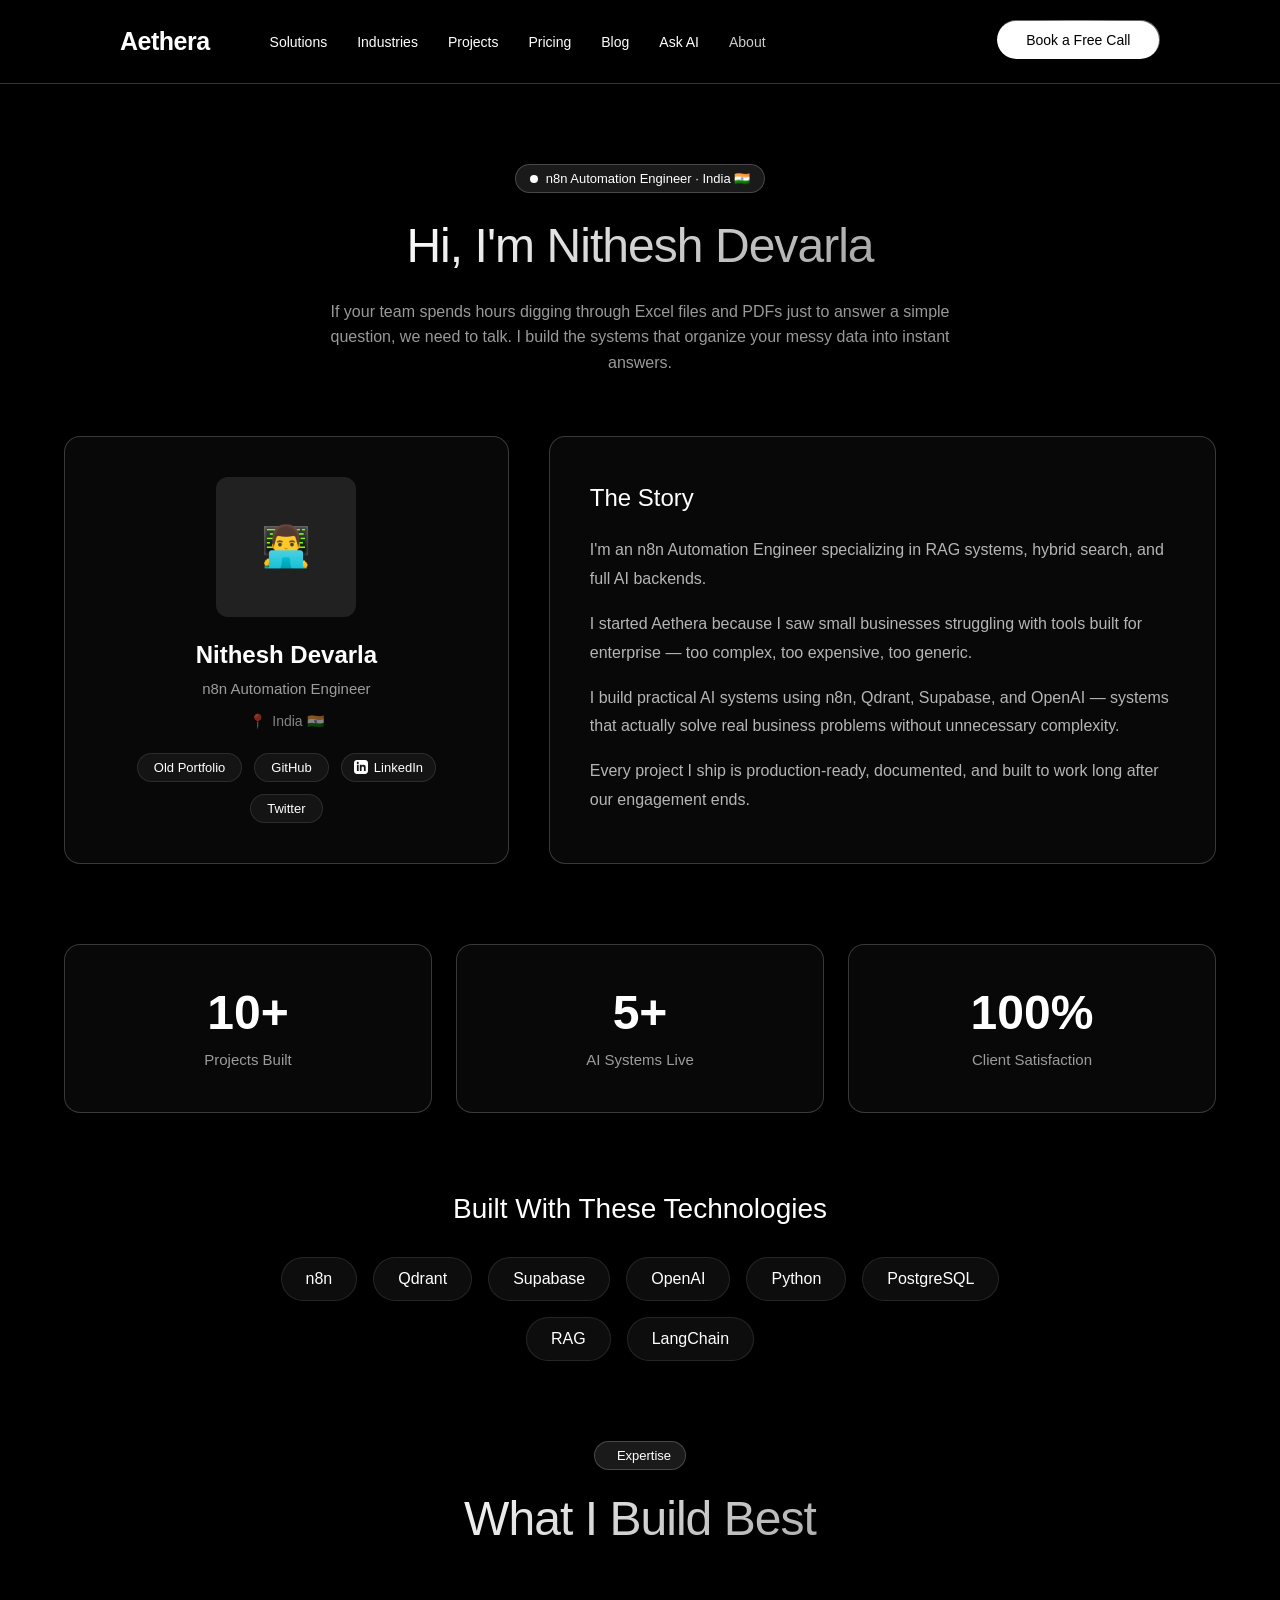
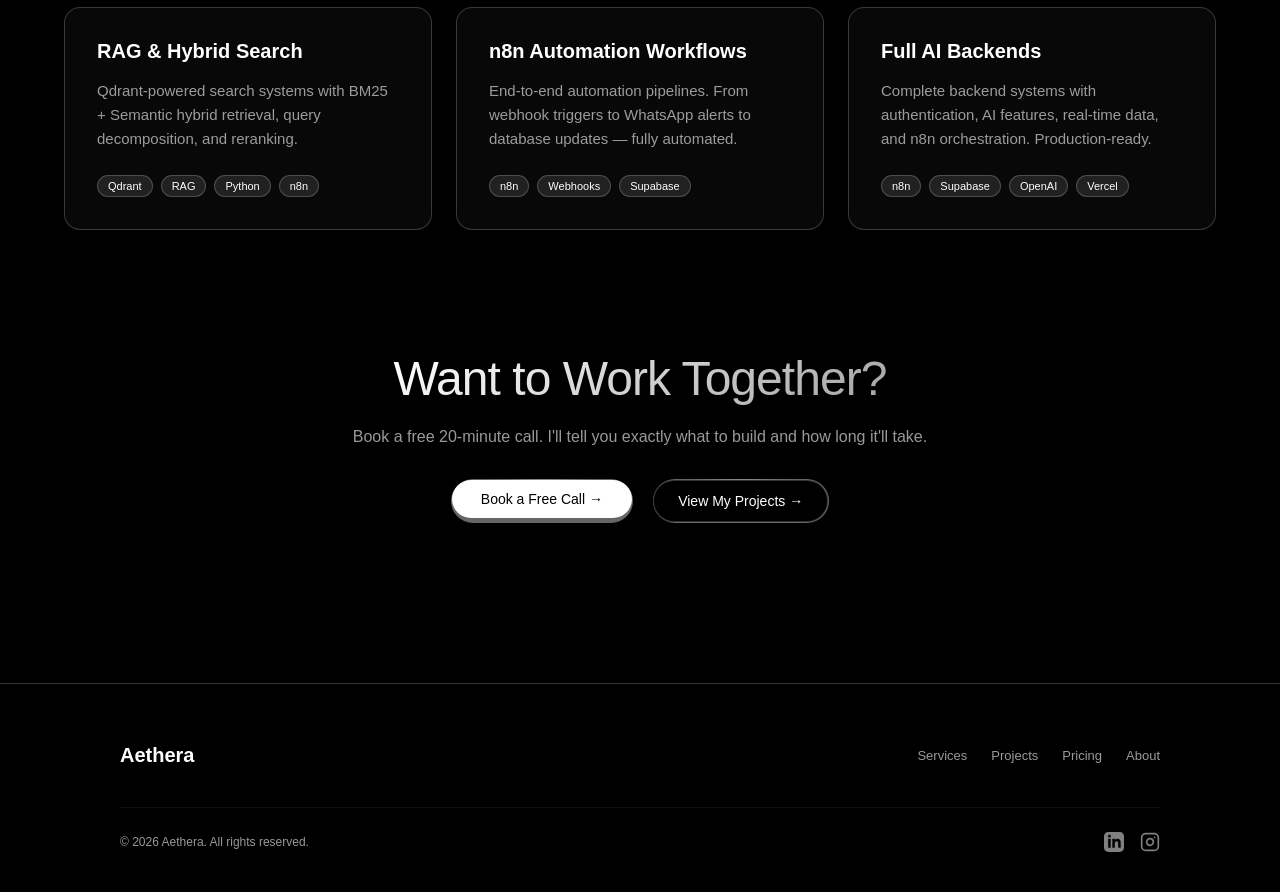
<file: about.html>
<!DOCTYPE html>
<html lang="en">
<head>
  <link rel="stylesheet" href="css/globals.css">
  <link rel="stylesheet" href="css/components.css">

  <meta http-equiv="X-UA-Compatible" content="IE=edge">
  <meta name="robots" content="index, follow">
  <meta name="language" content="English">

  <!-- Preconnect to external resources -->
  <link rel="preconnect" href="https://fonts.googleapis.com">
  <link rel="preconnect" href="https://cdn.jsdelivr.net">
  <link rel="dns-prefetch" href="https://api.resend.com">

  <!-- Favicon set -->
  <link rel="icon" type="image/png" sizes="32x32" href="/favicon-32x32.png">
  <link rel="icon" type="image/png" sizes="16x16" href="/favicon-16x16.png">
  <link rel="apple-touch-icon" sizes="180x180" href="/apple-touch-icon.png">
  <link rel="manifest" href="/site.webmanifest">
  <meta name="theme-color" content="#000000">

  <!-- Fonts -->
  <!-- Open Graph -->
  <!-- Twitter Card -->
  <link rel="sitemap" type="application/xml" href="/sitemap.xml">

  
  <meta charset="UTF-8">
  <meta name="viewport" content="width=device-width, initial-scale=1.0">
  <meta http-equiv="X-UA-Compatible" content="IE=edge">
  <meta name="keywords" content="n8n automation India, RAG system India, AI chatbot small business, Qdrant hybrid search, Supabase backend, AI automation agency India, real estate AI, document intelligence">
  <meta name="author" content="Nithesh Devarla">
  <meta name="robots" content="index, follow">
  <meta name="language" content="English">

  <link rel="icon" type="image/png" sizes="32x32" href="/favicon-32x32.png">
  <link rel="icon" type="image/png" sizes="16x16" href="/favicon-16x16.png">
  <link rel="apple-touch-icon" sizes="180x180" href="/apple-touch-icon.png">
  <meta name="theme-color" content="#000000">

  <!-- Performance: Preconnect & Font Loading -->
  <link rel="preconnect" href="https://api.fontshare.com" crossorigin>
  <link rel="preload" as="style" href="https://api.fontshare.com/v2/css?f[]=general-sans@400,500,600,700&display=swap">
  <link rel="stylesheet" href="https://api.fontshare.com/v2/css?f[]=general-sans@400,500,600,700&display=swap">

  <title>About Nithesh Devarla | n8n Automation Engineer & Founder of Aethera</title>
  <meta name="description" content="Learn about Nithesh Devarla, an n8n automation engineer from India specializing in RAG systems, Supabase architectures, and AI for business.">
  <link rel="canonical" href="https://aethera.in/about.html">

  <!-- Open Graph -->
  <meta property="og:type" content="website">
  <meta property="og:site_name" content="Aethera">
  <meta property="og:title" content="About Nithesh Devarla | n8n Automation Engineer & Founder of Aethera">
  <meta property="og:description" content="Learn about Nithesh Devarla, an n8n automation engineer from India specializing in RAG systems, Supabase architectures, and AI for business.">
  <meta property="og:url" content="https://aethera.in/about.html">
  <meta property="og:image" content="https://aethera.in/og-image.png">
  <meta property="og:image:width" content="1200">
  <meta property="og:image:height" content="630">
  <meta property="og:image:alt" content="About Nithesh Devarla | n8n Automation Engineer & Founder of Aethera">
  <meta property="og:locale" content="en_IN">

  <!-- Twitter Card -->
  <meta name="twitter:card" content="summary_large_image">
  <meta name="twitter:site" content="@__aethera__ai">
  <meta name="twitter:creator" content="@__aethera__ai">
  <meta name="twitter:title" content="About Nithesh Devarla | n8n Automation Engineer & Founder of Aethera">
  <meta name="twitter:description" content="Learn about Nithesh Devarla, an n8n automation engineer from India specializing in RAG systems, Supabase architectures, and AI for business.">
  <meta name="twitter:image" content="https://aethera.in/og-image.png">

</head>
<body class="web3-page">

  <nav class="web3-nav">
    <div class="web3-nav-left">
      <a href="index.html" class="web3-logo">Aethera</a>
      <ul class="web3-nav-links">
        <li><a href="services.html" class="web3-nav-link">Solutions</a></li>
        <li><a href="index.html#industries" class="web3-nav-link">Industries</a></li>
        <li><a href="portfolio.html" class="web3-nav-link">Projects</a></li>
        <li><a href="pricing.html" class="web3-nav-link">Pricing</a></li>
        <li><a href="blog.html" class="web3-nav-link">Blog</a></li>
        <li><a href="chat.html" class="web3-nav-link">Ask AI</a></li>
        <li><a href="about.html" class="web3-nav-link active">About</a></li>
      </ul>
    </div>
    <div class="web3-nav-right">
      <button class="hamburger" aria-label="Toggle navigation menu">
        <div class="line line-1"></div>
        <div class="line line-2"></div>
        <div class="line line-3"></div>
      </button>
      <a href="booking.html" class="pill-btn-wrapper">
        <button class="pill-btn-light">Book a Free Call</button>
      </a>
    </div>
  </nav>

  <div class="mobile-menu">
    <div class="mobile-menu-inner">
      <a href="services.html">Solutions</a>
      <a href="index.html#industries">Industries</a>
      <a href="portfolio.html">Projects</a>
      <a href="pricing.html">Pricing</a>
      <a href="blog.html">Blog</a>
      <a href="chat.html">Ask AI</a>
      <a href="about.html">About</a>
      <a href="booking.html" class="pill-btn-wrapper">
        <button class="pill-btn-light">Book a Free Call</button>
      </a>
    </div>
  </div>




  <main class="w3-container" style="padding-top: 80px;">
    <div style="display: flex; justify-content: center; margin-bottom: 24px;">
      <div style="display: inline-flex; align-items: center; gap: 8px; background: rgba(255,255,255,0.1); border: 1px solid rgba(255,255,255,0.2); padding: 6px 14px; border-radius: 20px; font-size: 13px; font-weight: 500;">
        <div style="width: 8px; height: 8px; background: white; border-radius: 50%;"></div> n8n Automation Engineer · India 🇮🇳
      </div>
    </div>

    <h1 class="w3-heading-large" style="text-align: center;">Hi, I'm Nithesh Devarla</h1>
    <p class="w3-text-muted" style="text-align: center; max-width: 650px; margin: 0 auto 60px;">
      If your team spends hours digging through Excel files and PDFs just to answer a simple question, we need to talk. I build the systems that organize your messy data into instant answers.
    </p>

    <!-- Split Layout Profile & Story -->
    <div style="display: grid; grid-template-columns: 1fr 1.5fr; gap: 40px; margin-bottom: 80px;">
      
      <!-- Profile Card -->
      <div class="w3-card" style="display: flex; flex-direction: column; align-items: center; text-align: center; padding: 40px;">
        <div style="width: 140px; height: 140px; background: rgba(255,255,255,0.1); border-radius: 12px; margin-bottom: 24px; display: flex; align-items: center; justify-content: center;">
          <span style="font-size: 40px;">👨‍💻</span>
        </div>
        <h3 style="font-size: 24px; font-weight: 600; color: white; margin-bottom: 8px;">Nithesh Devarla</h3>
        <p class="w3-text-muted" style="font-size: 15px; margin-bottom: 12px;">n8n Automation Engineer</p>
        <div style="display: flex; align-items: center; gap: 6px; color: rgba(255,255,255,0.5); font-size: 14px; margin-bottom: 24px;">
          <span>📍</span> India 🇮🇳
        </div>

        <!-- Social pills -->
        <div style="display: flex; gap: 12px; flex-wrap: wrap; justify-content: center;">
          <a href="https://sites.google.com/view/nitheshdevarla/home" target="_blank" style="background: rgba(255,255,255,0.05); border: 1px solid rgba(255,255,255,0.1); padding: 6px 16px; border-radius: 20px; color: white; font-size: 13px; text-decoration: none;">Old Portfolio</a>
          <a href="#" style="background: rgba(255,255,255,0.05); border: 1px solid rgba(255,255,255,0.1); padding: 6px 16px; border-radius: 20px; color: white; font-size: 13px; text-decoration: none;">GitHub</a>
          <a href="https://www.linkedin.com/in/nithesh-devarla-7a887a358?utm_source=share_via&utm_content=profile&utm_medium=member_android" target="_blank" style="background: rgba(255,255,255,0.05); border: 1px solid rgba(255,255,255,0.1); padding: 6px 12px; border-radius: 20px; color: white; font-size: 13px; text-decoration: none; display: inline-flex; align-items: center; gap: 6px;">
            <svg xmlns="http://www.w3.org/2000/svg" width="14" height="14" viewBox="0 0 24 24" fill="currentColor" stroke="none"><path d="M19 0h-14c-2.761 0-5 2.239-5 5v14c0 2.761 2.239 5 5 5h14c2.762 0 5-2.239 5-5v-14c0-2.761-2.238-5-5-5zm-11 19h-3v-11h3v11zm-1.5-12.268c-.966 0-1.75-.79-1.75-1.764s.784-1.764 1.75-1.764 1.75.79 1.75 1.764-.783 1.764-1.75 1.764zm13.5 12.268h-3v-5.604c0-3.368-4-3.113-4 0v5.604h-3v-11h3v1.765c1.396-2.586 7-2.777 7 2.476v6.759z"/></svg> 
            LinkedIn
          </a>
          <a href="#" style="background: rgba(255,255,255,0.05); border: 1px solid rgba(255,255,255,0.1); padding: 6px 16px; border-radius: 20px; color: white; font-size: 13px; text-decoration: none;">Twitter</a>
        </div>
      </div>

      <!-- Story Card -->
      <div class="w3-card" style="padding: 40px; display: flex; flex-direction: column; justify-content: center;">
        <h2 style="font-size: 24px; font-weight: 500; color: white; margin-bottom: 24px;">The Story</h2>
        <div class="w3-text-muted" style="font-size: 16px; line-height: 1.8; color: rgba(255,255,255,0.7);">
          <p style="margin-bottom: 16px;">
            I'm an n8n Automation Engineer specializing in RAG systems, hybrid search, and full AI backends.
          </p>
          <p style="margin-bottom: 16px;">
            I started Aethera because I saw small businesses struggling with tools built for enterprise — too complex, too expensive, too generic.
          </p>
          <p style="margin-bottom: 16px;">
            I build practical AI systems using n8n, Qdrant, Supabase, and OpenAI — systems that actually solve real business problems without unnecessary complexity.
          </p>
          <p>
            Every project I ship is production-ready, documented, and built to work long after our engagement ends.
          </p>
        </div>
      </div>

    </div>

    <!-- Stats Section -->
    <div style="display: flex; gap: 24px; flex-wrap: wrap; margin-bottom: 80px;">
      <div class="w3-card" style="flex: 1; min-width: 200px; text-align: center; padding: 40px 20px;">
        <div style="font-size: 48px; font-weight: bold; color: white; margin-bottom: 8px;">10+</div>
        <div class="w3-text-muted" style="font-size: 15px;">Projects Built</div>
      </div>
      <div class="w3-card" style="flex: 1; min-width: 200px; text-align: center; padding: 40px 20px;">
        <div style="font-size: 48px; font-weight: bold; color: white; margin-bottom: 8px;">5+</div>
        <div class="w3-text-muted" style="font-size: 15px;">AI Systems Live</div>
      </div>
      <div class="w3-card" style="flex: 1; min-width: 200px; text-align: center; padding: 40px 20px;">
        <div style="font-size: 48px; font-weight: bold; color: white; margin-bottom: 8px;">100%</div>
        <div class="w3-text-muted" style="font-size: 15px;">Client Satisfaction</div>
      </div>
    </div>

    <!-- Tech Stack Row -->
    <div style="margin-bottom: 80px; text-align: center;">
      <h2 style="font-size: 28px; font-weight: 500; color: white; margin-bottom: 32px;">Built With These Technologies</h2>
      <div style="display: flex; gap: 16px; flex-wrap: wrap; justify-content: center; max-width: 800px; margin: 0 auto;">
        <span style="background: rgba(255,255,255,0.05); border: 1px solid rgba(255,255,255,0.1); padding: 12px 24px; border-radius: 30px; color: white; font-weight: 500;">n8n</span>
        <span style="background: rgba(255,255,255,0.05); border: 1px solid rgba(255,255,255,0.1); padding: 12px 24px; border-radius: 30px; color: white; font-weight: 500;">Qdrant</span>
        <span style="background: rgba(255,255,255,0.05); border: 1px solid rgba(255,255,255,0.1); padding: 12px 24px; border-radius: 30px; color: white; font-weight: 500;">Supabase</span>
        <span style="background: rgba(255,255,255,0.05); border: 1px solid rgba(255,255,255,0.1); padding: 12px 24px; border-radius: 30px; color: white; font-weight: 500;">OpenAI</span>
        <span style="background: rgba(255,255,255,0.05); border: 1px solid rgba(255,255,255,0.1); padding: 12px 24px; border-radius: 30px; color: white; font-weight: 500;">Python</span>
        <span style="background: rgba(255,255,255,0.05); border: 1px solid rgba(255,255,255,0.1); padding: 12px 24px; border-radius: 30px; color: white; font-weight: 500;">PostgreSQL</span>
        <span style="background: rgba(255,255,255,0.05); border: 1px solid rgba(255,255,255,0.1); padding: 12px 24px; border-radius: 30px; color: white; font-weight: 500;">RAG</span>
        <span style="background: rgba(255,255,255,0.05); border: 1px solid rgba(255,255,255,0.1); padding: 12px 24px; border-radius: 30px; color: white; font-weight: 500;">LangChain</span>
      </div>
    </div>

    <!-- Expertise section -->
    <div style="text-align: center; margin-bottom: 60px;">
      <div style="display: inline-flex; align-items: center; gap: 8px; background: rgba(255,255,255,0.1); border: 1px solid rgba(255,255,255,0.2); padding: 6px 14px; border-radius: 20px; font-size: 13px; font-weight: 500; margin-bottom: 20px;">
        <div class="badge-dot"></div> Expertise
      </div>
      <h2 class="w3-heading-large">What I Build Best</h2>
    </div>

    <div style="display: grid; grid-template-columns: repeat(auto-fit, minmax(300px, 1fr)); gap: 24px; margin-bottom: 80px;">
      <div class="w3-card" style="display: flex; flex-direction: column;">
        <h3 style="font-size: 20px; font-weight: 600; color: white; margin-bottom: 16px;">RAG & Hybrid Search</h3>
        <p class="w3-text-muted" style="font-size: 15px; margin-bottom: 24px; flex: 1;">
          Qdrant-powered search systems with BM25 + Semantic hybrid retrieval, query decomposition, and reranking.
        </p>
        <div style="display: flex; gap: 8px; flex-wrap: wrap;">
          <span style="font-size: 11px; background: rgba(255,255,255,0.1); padding: 4px 10px; border-radius: 20px; border: 1px solid rgba(255,255,255,0.2);">Qdrant</span>
          <span style="font-size: 11px; background: rgba(255,255,255,0.1); padding: 4px 10px; border-radius: 20px; border: 1px solid rgba(255,255,255,0.2);">RAG</span>
          <span style="font-size: 11px; background: rgba(255,255,255,0.1); padding: 4px 10px; border-radius: 20px; border: 1px solid rgba(255,255,255,0.2);">Python</span>
          <span style="font-size: 11px; background: rgba(255,255,255,0.1); padding: 4px 10px; border-radius: 20px; border: 1px solid rgba(255,255,255,0.2);">n8n</span>
        </div>
      </div>

      <div class="w3-card" style="display: flex; flex-direction: column;">
        <h3 style="font-size: 20px; font-weight: 600; color: white; margin-bottom: 16px;">n8n Automation Workflows</h3>
        <p class="w3-text-muted" style="font-size: 15px; margin-bottom: 24px; flex: 1;">
          End-to-end automation pipelines. From webhook triggers to WhatsApp alerts to database updates — fully automated.
        </p>
        <div style="display: flex; gap: 8px; flex-wrap: wrap;">
          <span style="font-size: 11px; background: rgba(255,255,255,0.1); padding: 4px 10px; border-radius: 20px; border: 1px solid rgba(255,255,255,0.2);">n8n</span>
          <span style="font-size: 11px; background: rgba(255,255,255,0.1); padding: 4px 10px; border-radius: 20px; border: 1px solid rgba(255,255,255,0.2);">Webhooks</span>
          <span style="font-size: 11px; background: rgba(255,255,255,0.1); padding: 4px 10px; border-radius: 20px; border: 1px solid rgba(255,255,255,0.2);">Supabase</span>
        </div>
      </div>

      <div class="w3-card" style="display: flex; flex-direction: column;">
        <h3 style="font-size: 20px; font-weight: 600; color: white; margin-bottom: 16px;">Full AI Backends</h3>
        <p class="w3-text-muted" style="font-size: 15px; margin-bottom: 24px; flex: 1;">
          Complete backend systems with authentication, AI features, real-time data, and n8n orchestration. Production-ready.
        </p>
        <div style="display: flex; gap: 8px; flex-wrap: wrap;">
          <span style="font-size: 11px; background: rgba(255,255,255,0.1); padding: 4px 10px; border-radius: 20px; border: 1px solid rgba(255,255,255,0.2);">n8n</span>
          <span style="font-size: 11px; background: rgba(255,255,255,0.1); padding: 4px 10px; border-radius: 20px; border: 1px solid rgba(255,255,255,0.2);">Supabase</span>
          <span style="font-size: 11px; background: rgba(255,255,255,0.1); padding: 4px 10px; border-radius: 20px; border: 1px solid rgba(255,255,255,0.2);">OpenAI</span>
          <span style="font-size: 11px; background: rgba(255,255,255,0.1); padding: 4px 10px; border-radius: 20px; border: 1px solid rgba(255,255,255,0.2);">Vercel</span>
        </div>
      </div>
    </div>

    <!-- Final CTA -->
    <div style="text-align: center; padding: 40px 0 80px;">
      <h2 class="w3-heading-large" style="margin-bottom: 16px;">Want to Work Together?</h2>
      <p class="w3-text-muted" style="max-width: 600px; margin: 0 auto 30px;">
        Book a free 20-minute call. I'll tell you exactly what to build and how long it'll take.
      </p>
      <div style="display: flex; gap: 20px; justify-content: center;">
        <a href="booking.html" class="pill-btn-wrapper">
          <button class="pill-btn-light">Book a Free Call &rarr;</button>
        </a>
        <a href="portfolio.html" class="pill-btn-wrapper">
          <button class="pill-btn-dark" style="border: 1px solid var(--border-white-20); padding: 12px 24px;">View My Projects &rarr;</button>
        </a>
      </div>
    </div>

  </main>

  <footer class="w3-footer">
    <div class="w3-footer-inner">
      <div class="w3-footer-logo">Aethera</div>
      <div class="w3-footer-links">
        <a href="services.html">Services</a>
        <a href="portfolio.html">Projects</a>
        <a href="pricing.html">Pricing</a>
        <a href="about.html">About</a>
      </div>
    </div>
        <div class="w3-footer-bottom" style="display: flex; flex-wrap: wrap; justify-content: space-between; align-items: center; gap: 16px; padding-top: 24px; border-top: 1px solid rgba(255,255,255,0.05);">
      <div>© 2026 Aethera. All rights reserved.</div>
      <div style="display: flex; gap: 16px; align-items: center;">
        <a href="https://www.linkedin.com/in/nithesh-devarla-7a887a358?utm_source=share_via&utm_content=profile&utm_medium=member_android" target="_blank" style="color: rgba(255,255,255,0.5); text-decoration: none; display: flex;" onmouseover="this.style.color='white'" onmouseout="this.style.color='rgba(255,255,255,0.5)'">
          <svg xmlns="http://www.w3.org/2000/svg" width="20" height="20" viewBox="0 0 24 24" fill="currentColor"><path d="M19 0h-14c-2.761 0-5 2.239-5 5v14c0 2.761 2.239 5 5 5h14c2.762 0 5-2.239 5-5v-14c0-2.761-2.238-5-5-5zm-11 19h-3v-11h3v11zm-1.5-12.268c-.966 0-1.75-.79-1.75-1.764s.784-1.764 1.75-1.764 1.75.79 1.75 1.764-.783 1.764-1.75 1.764zm13.5 12.268h-3v-5.604c0-3.368-4-3.113-4 0v5.604h-3v-11h3v1.765c1.396-2.586 7-2.777 7 2.476v6.759z"/></svg>
        </a>
        <a href="https://www.instagram.com/__aethera__ai/" target="_blank" style="color: rgba(255,255,255,0.5); text-decoration: none; display: flex;" onmouseover="this.style.color='white'" onmouseout="this.style.color='rgba(255,255,255,0.5)'">
          <svg xmlns="http://www.w3.org/2000/svg" width="20" height="20" viewBox="0 0 24 24" fill="none" stroke="currentColor" stroke-width="2" stroke-linecap="round" stroke-linejoin="round"><rect x="2" y="2" width="20" height="20" rx="5" ry="5"></rect><path d="M16 11.37A4 4 0 1 1 12.63 8 4 4 0 0 1 16 11.37z"></path><line x1="17.5" y1="6.5" x2="17.51" y2="6.5"></line></svg>
        </a>
      </div>
    </div>
  </footer>

  <script src="js/config.js" defer></script>
  <script src="js/main.js" defer></script>
</body>
</html>
</file>
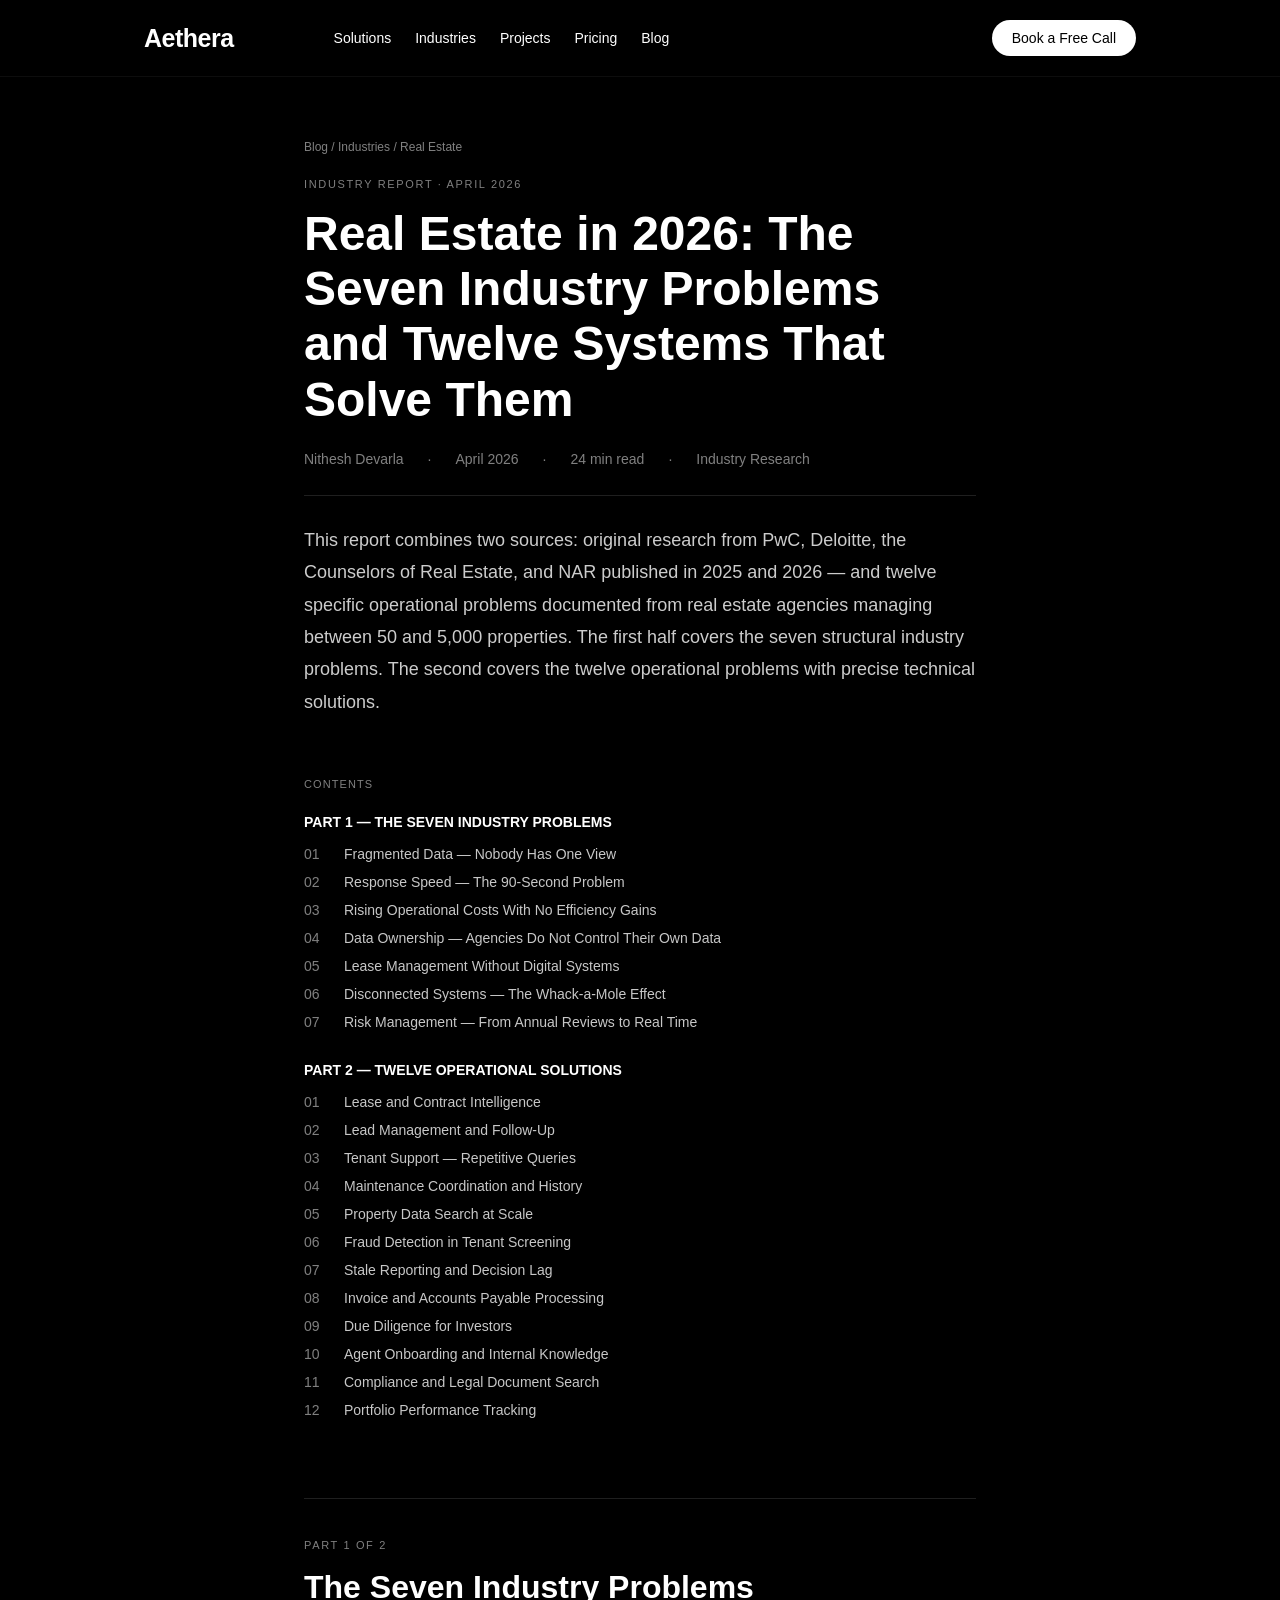
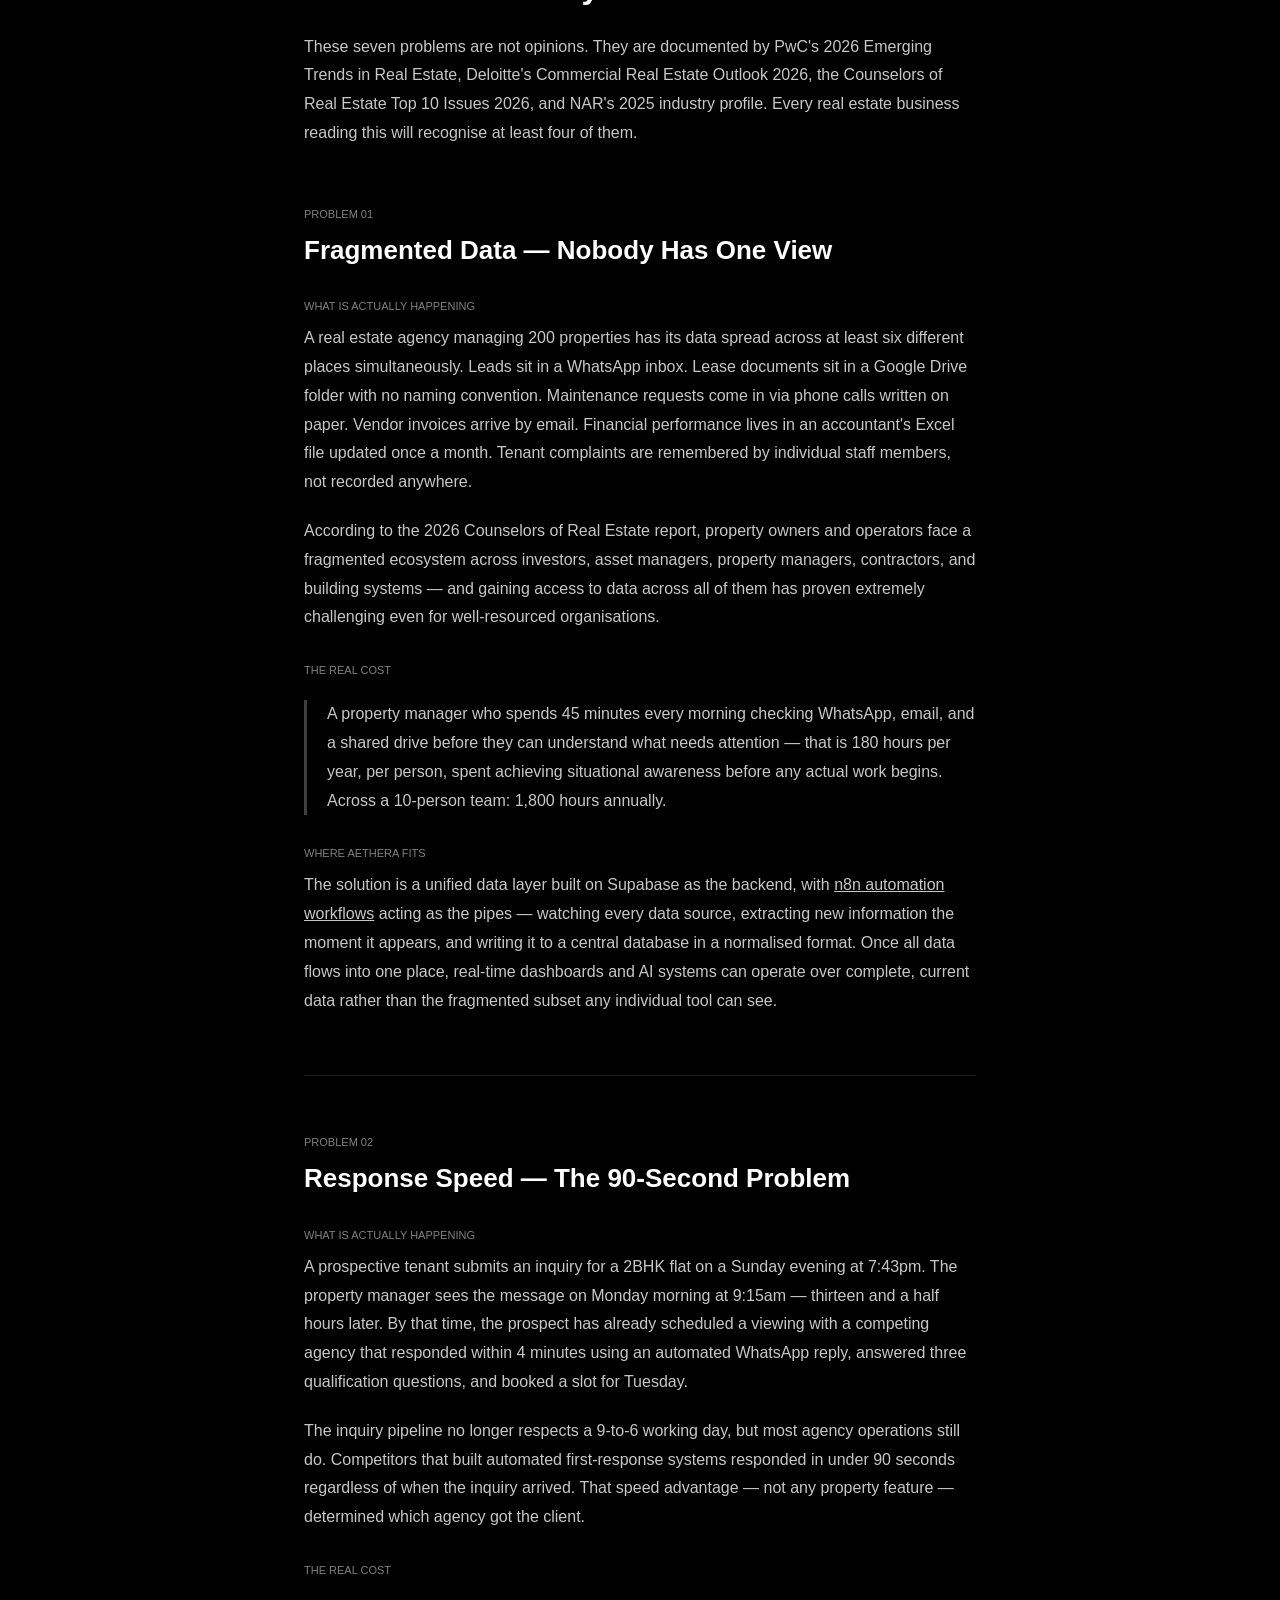
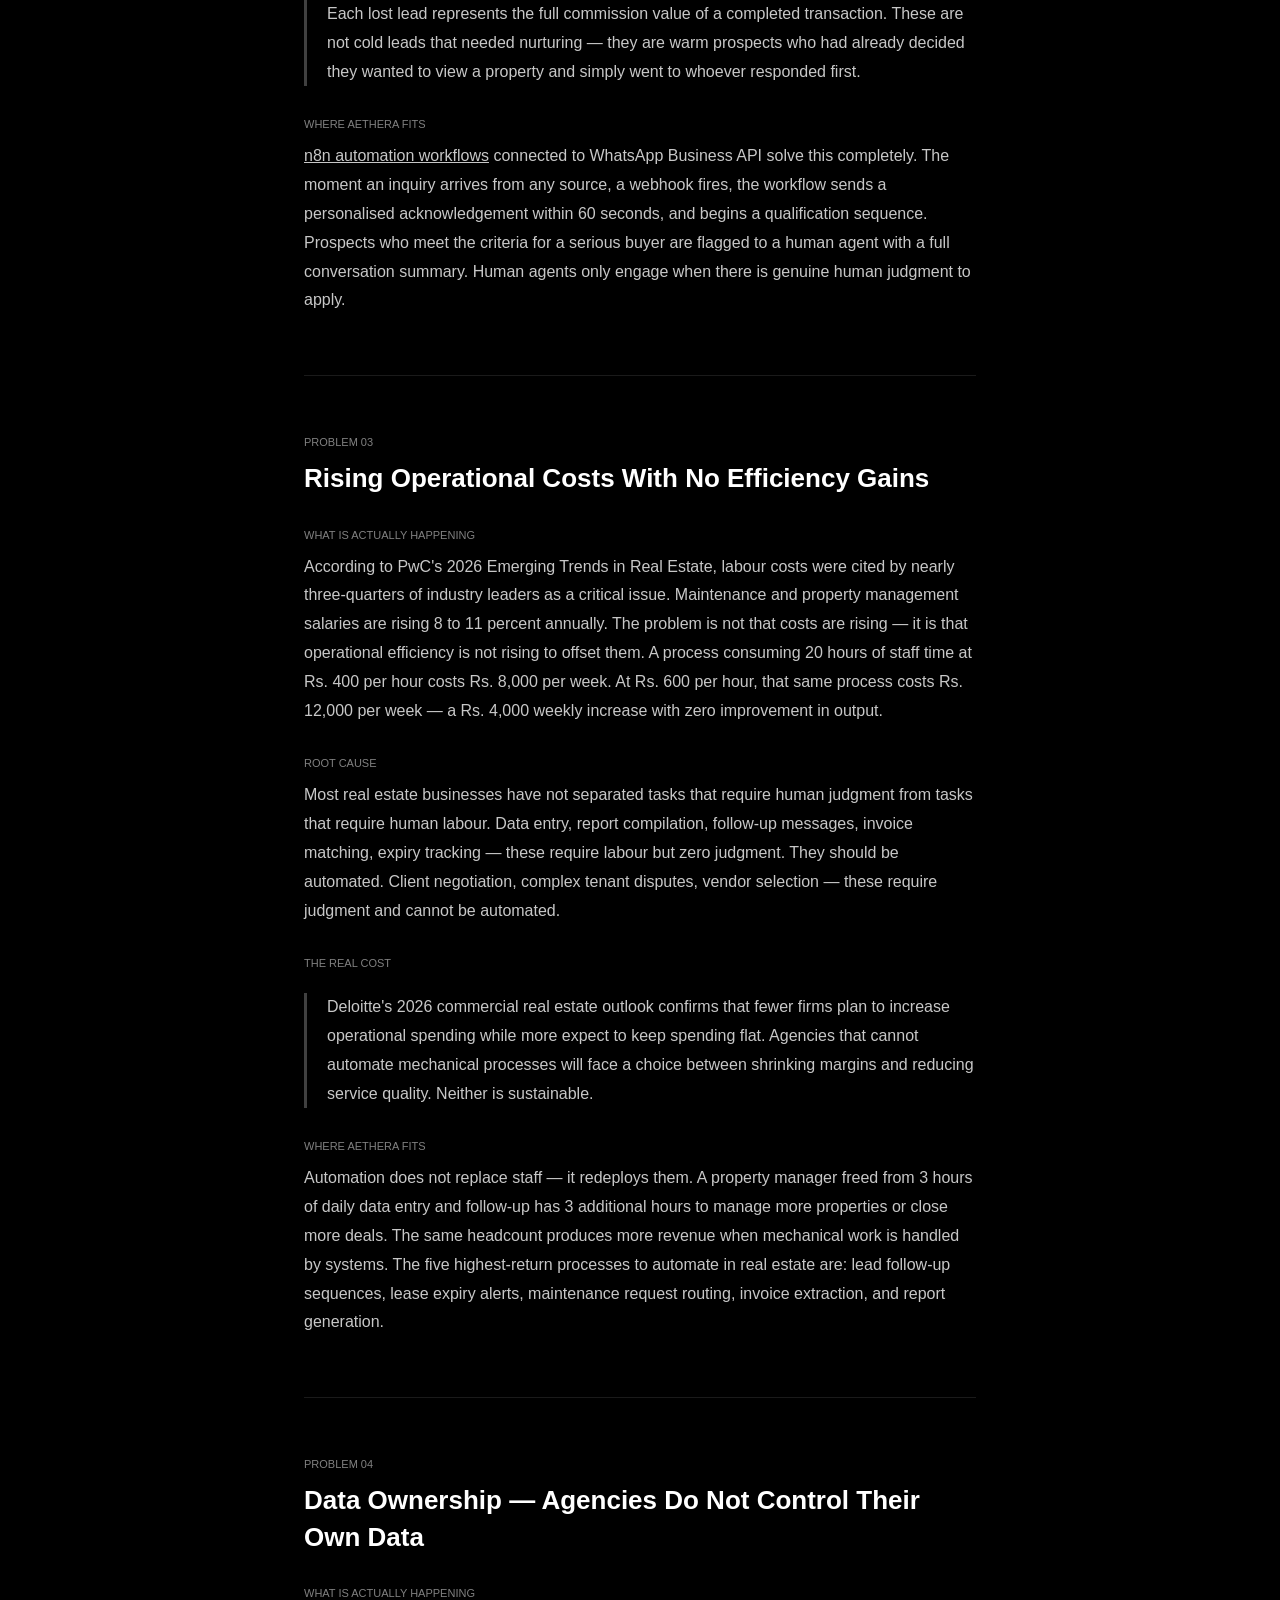
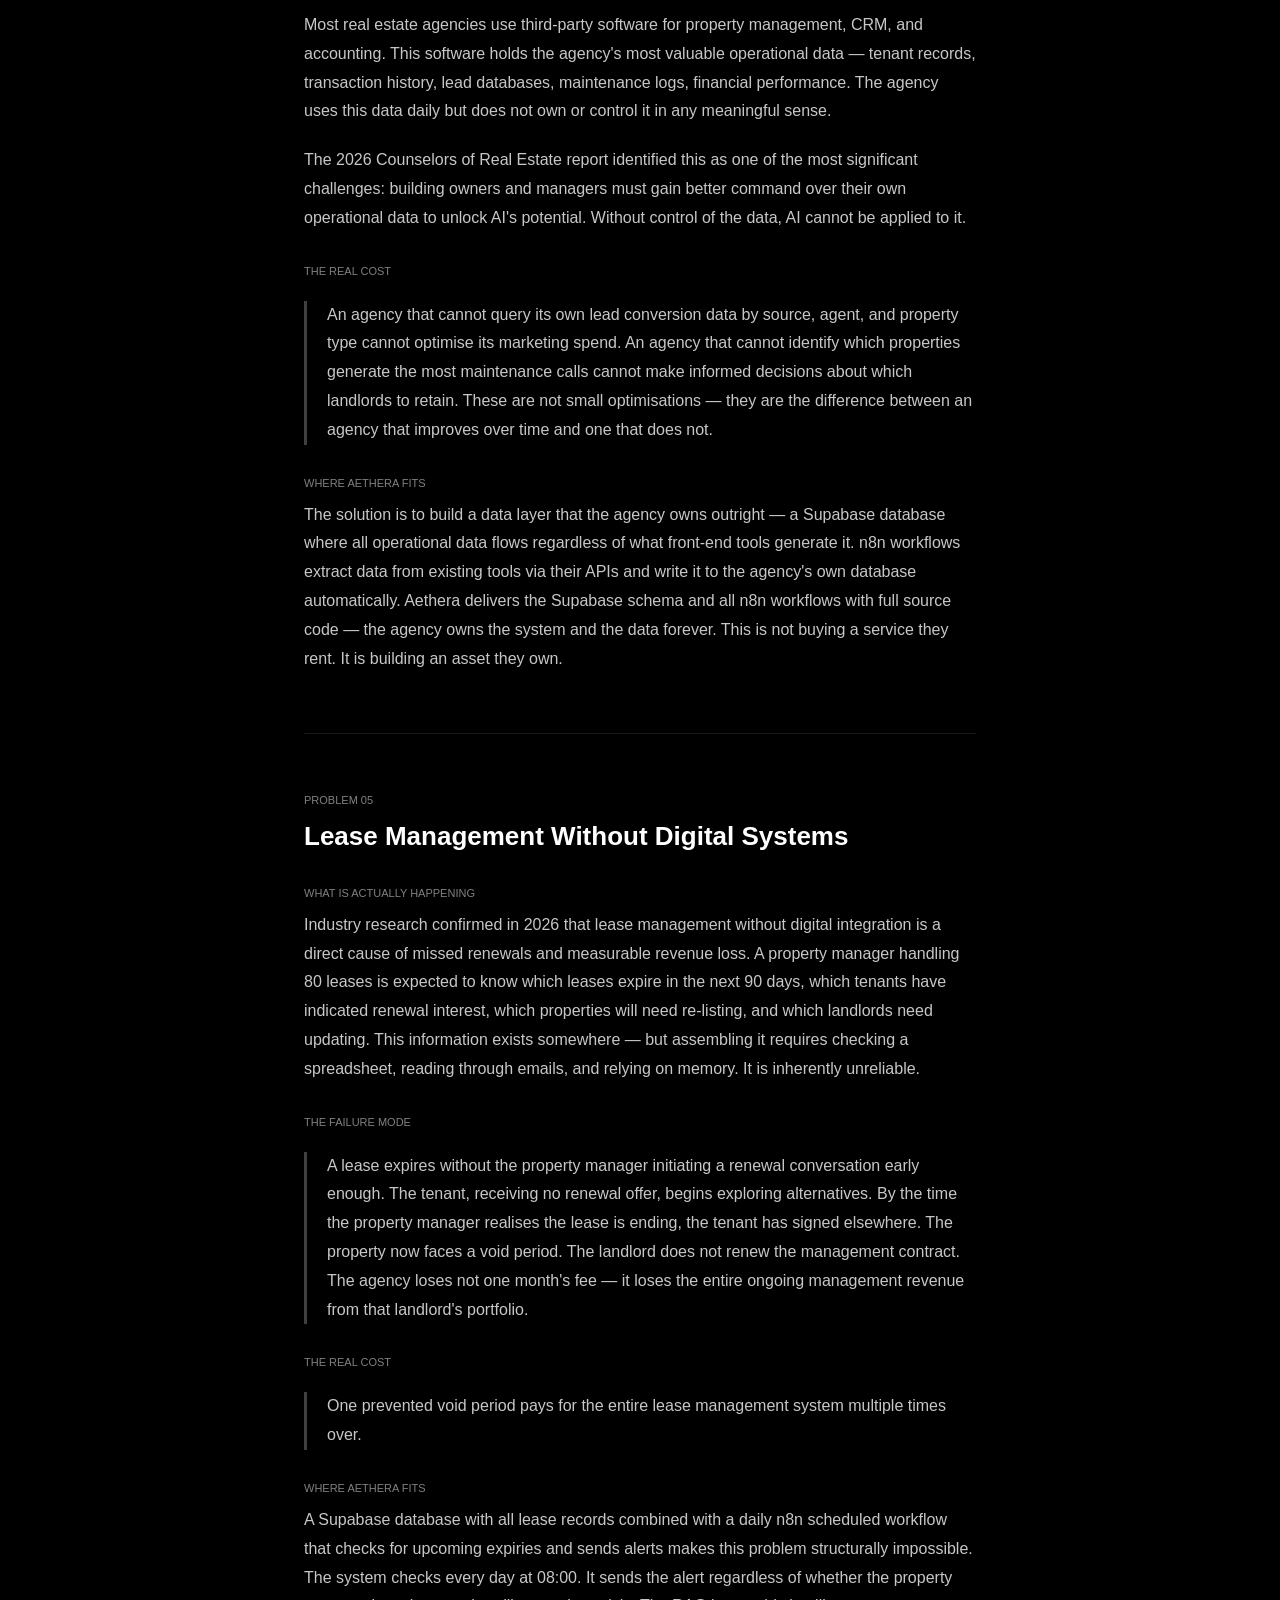
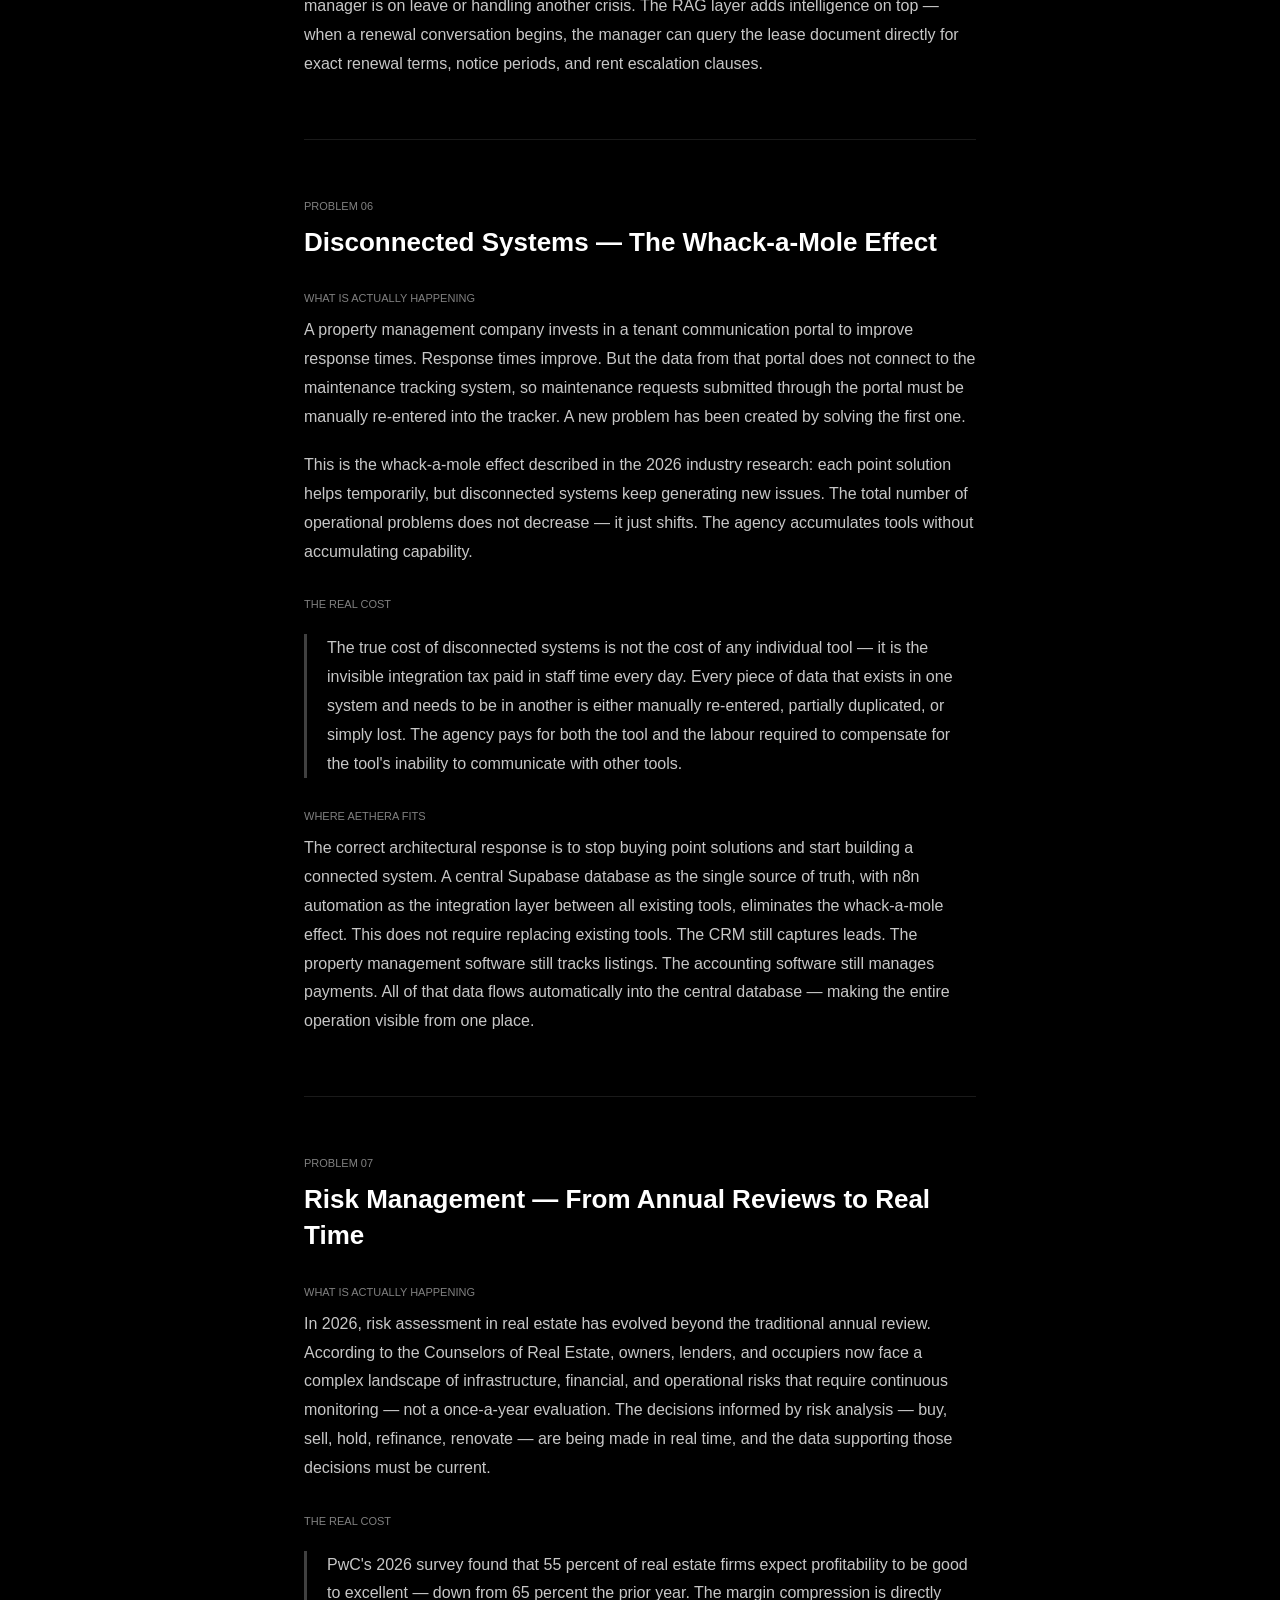
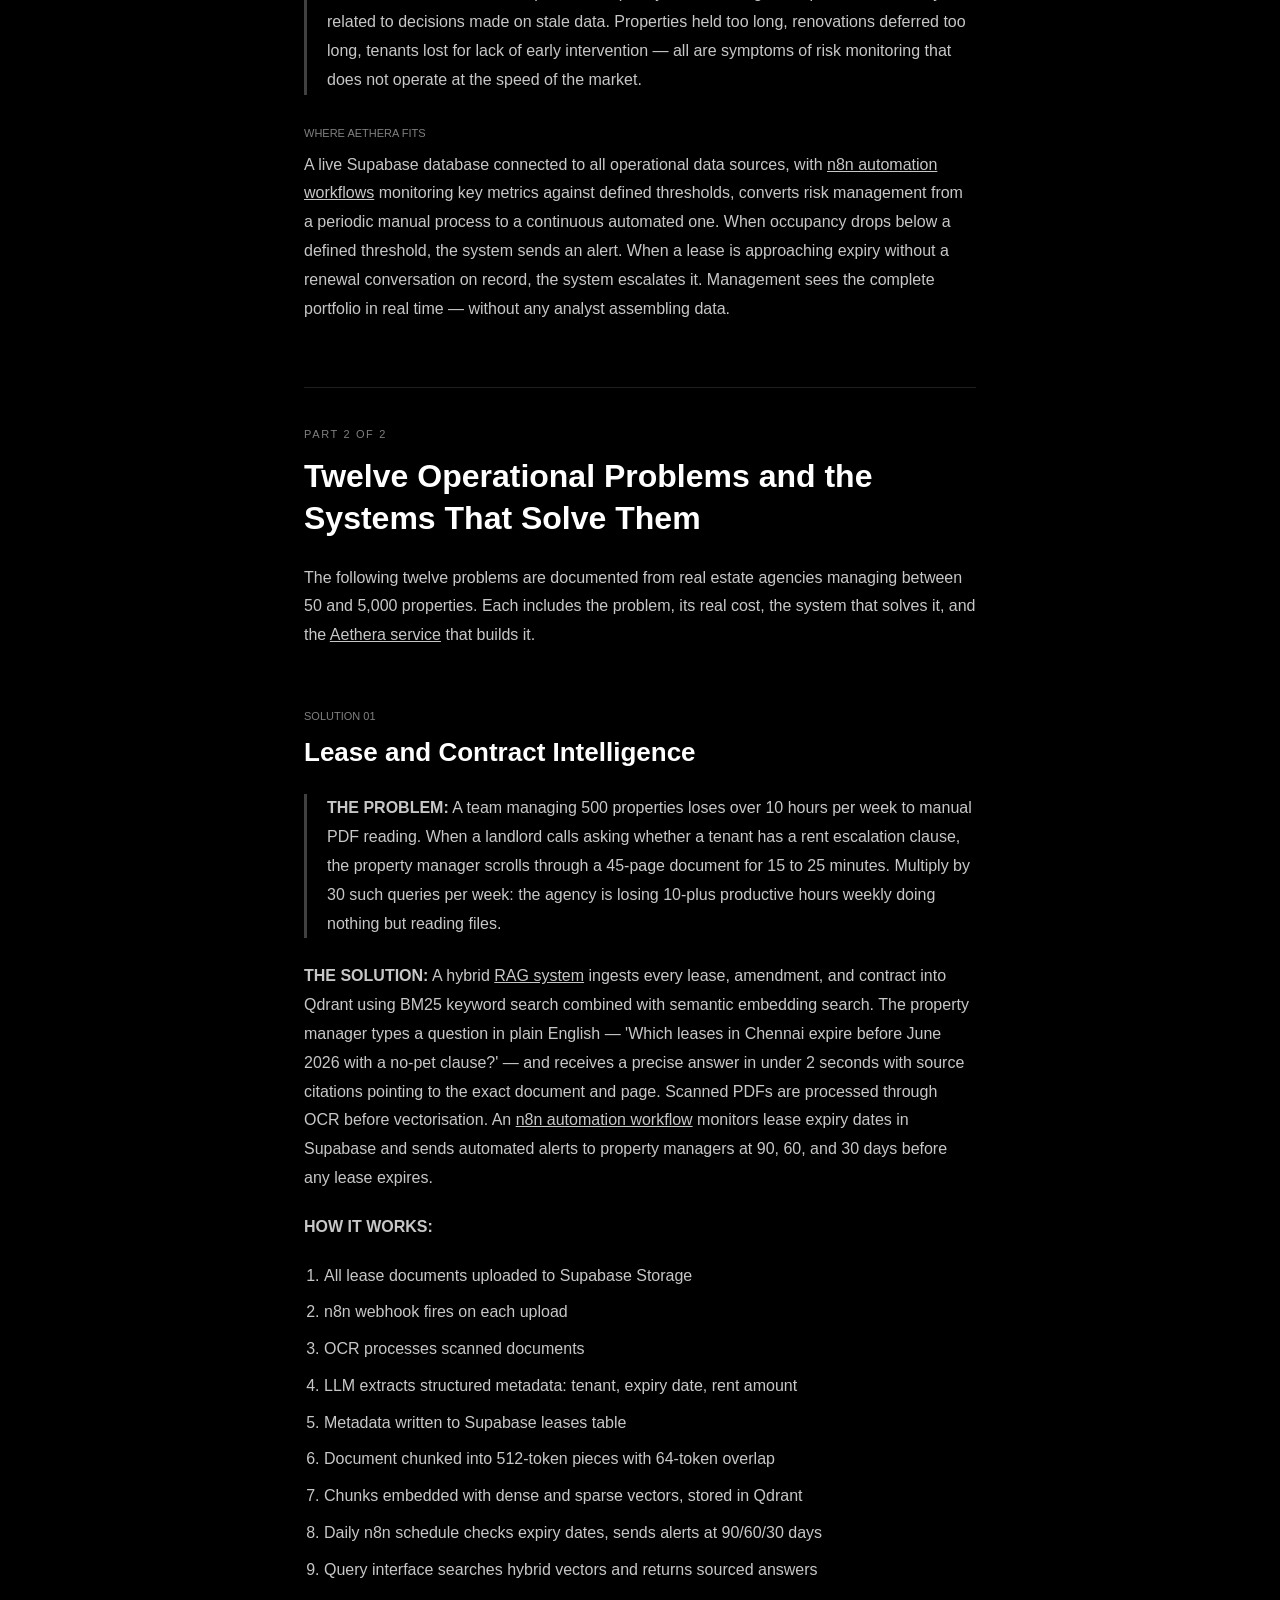
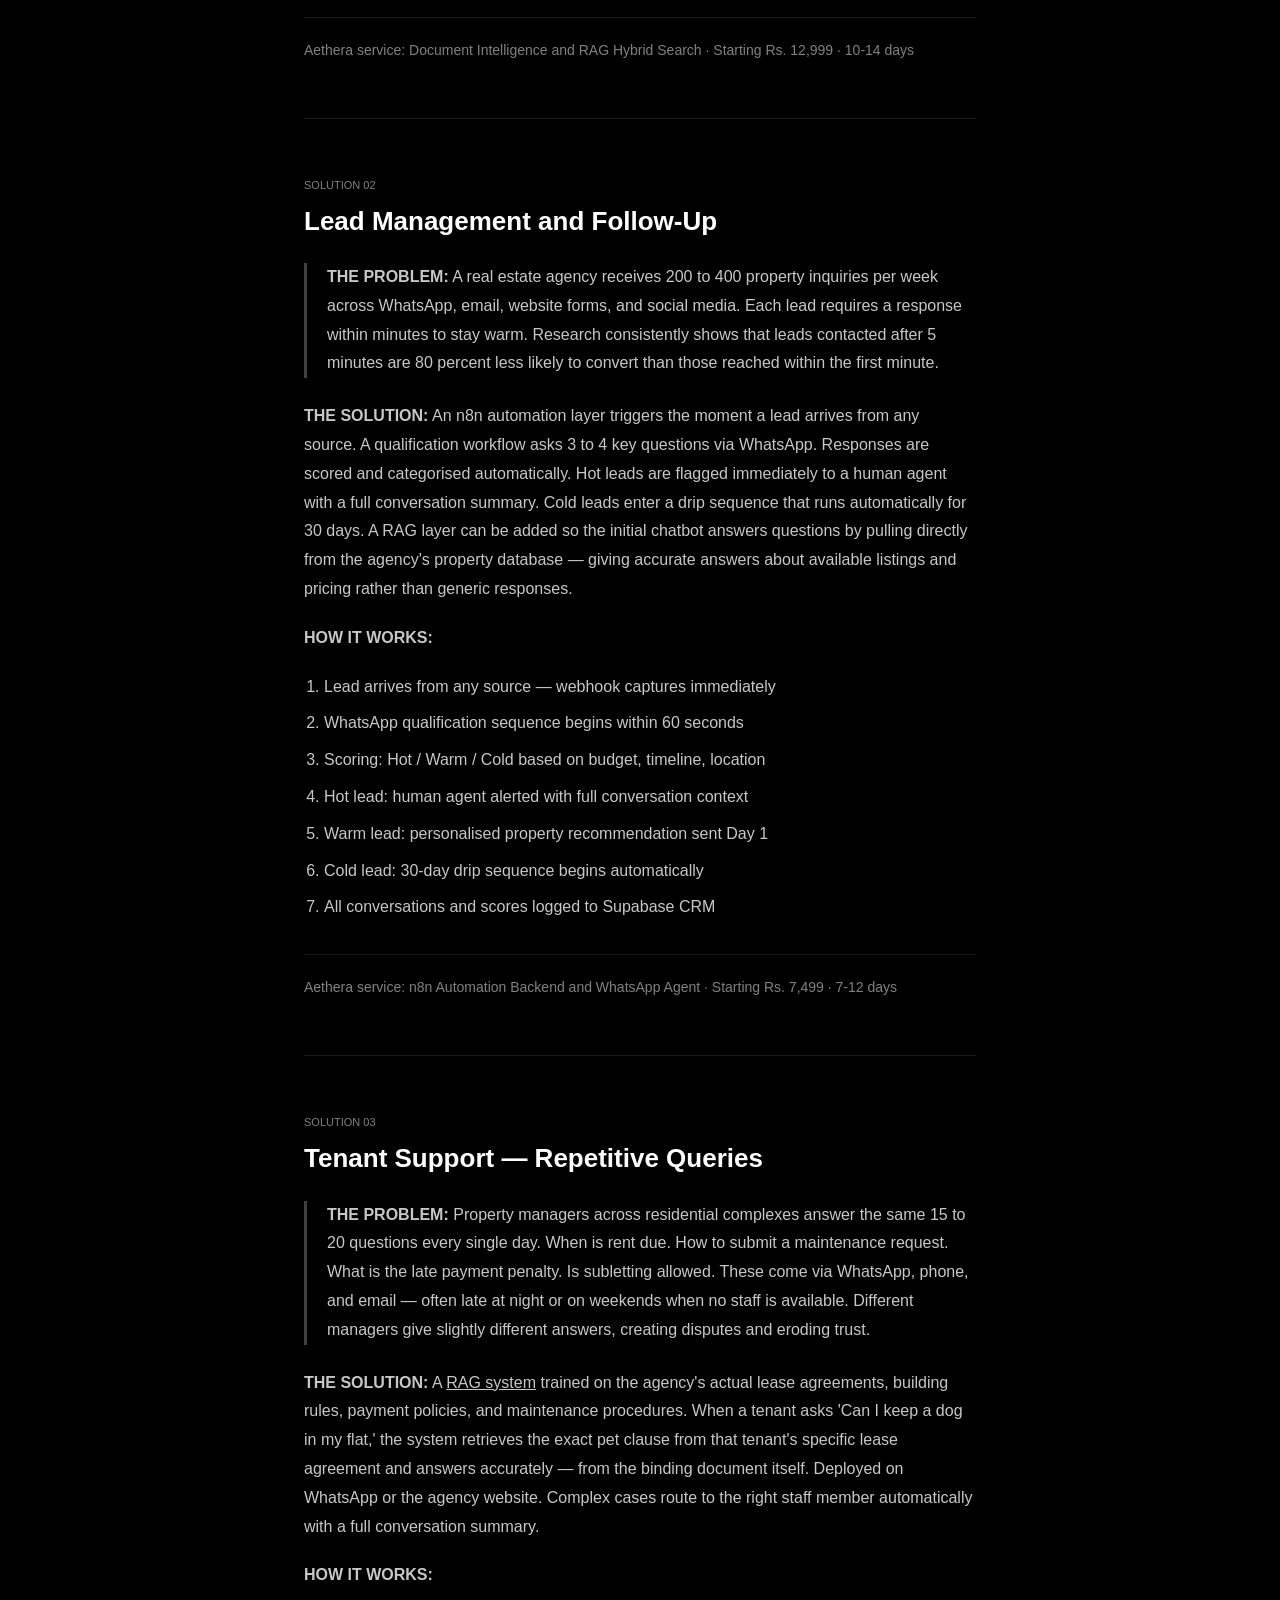
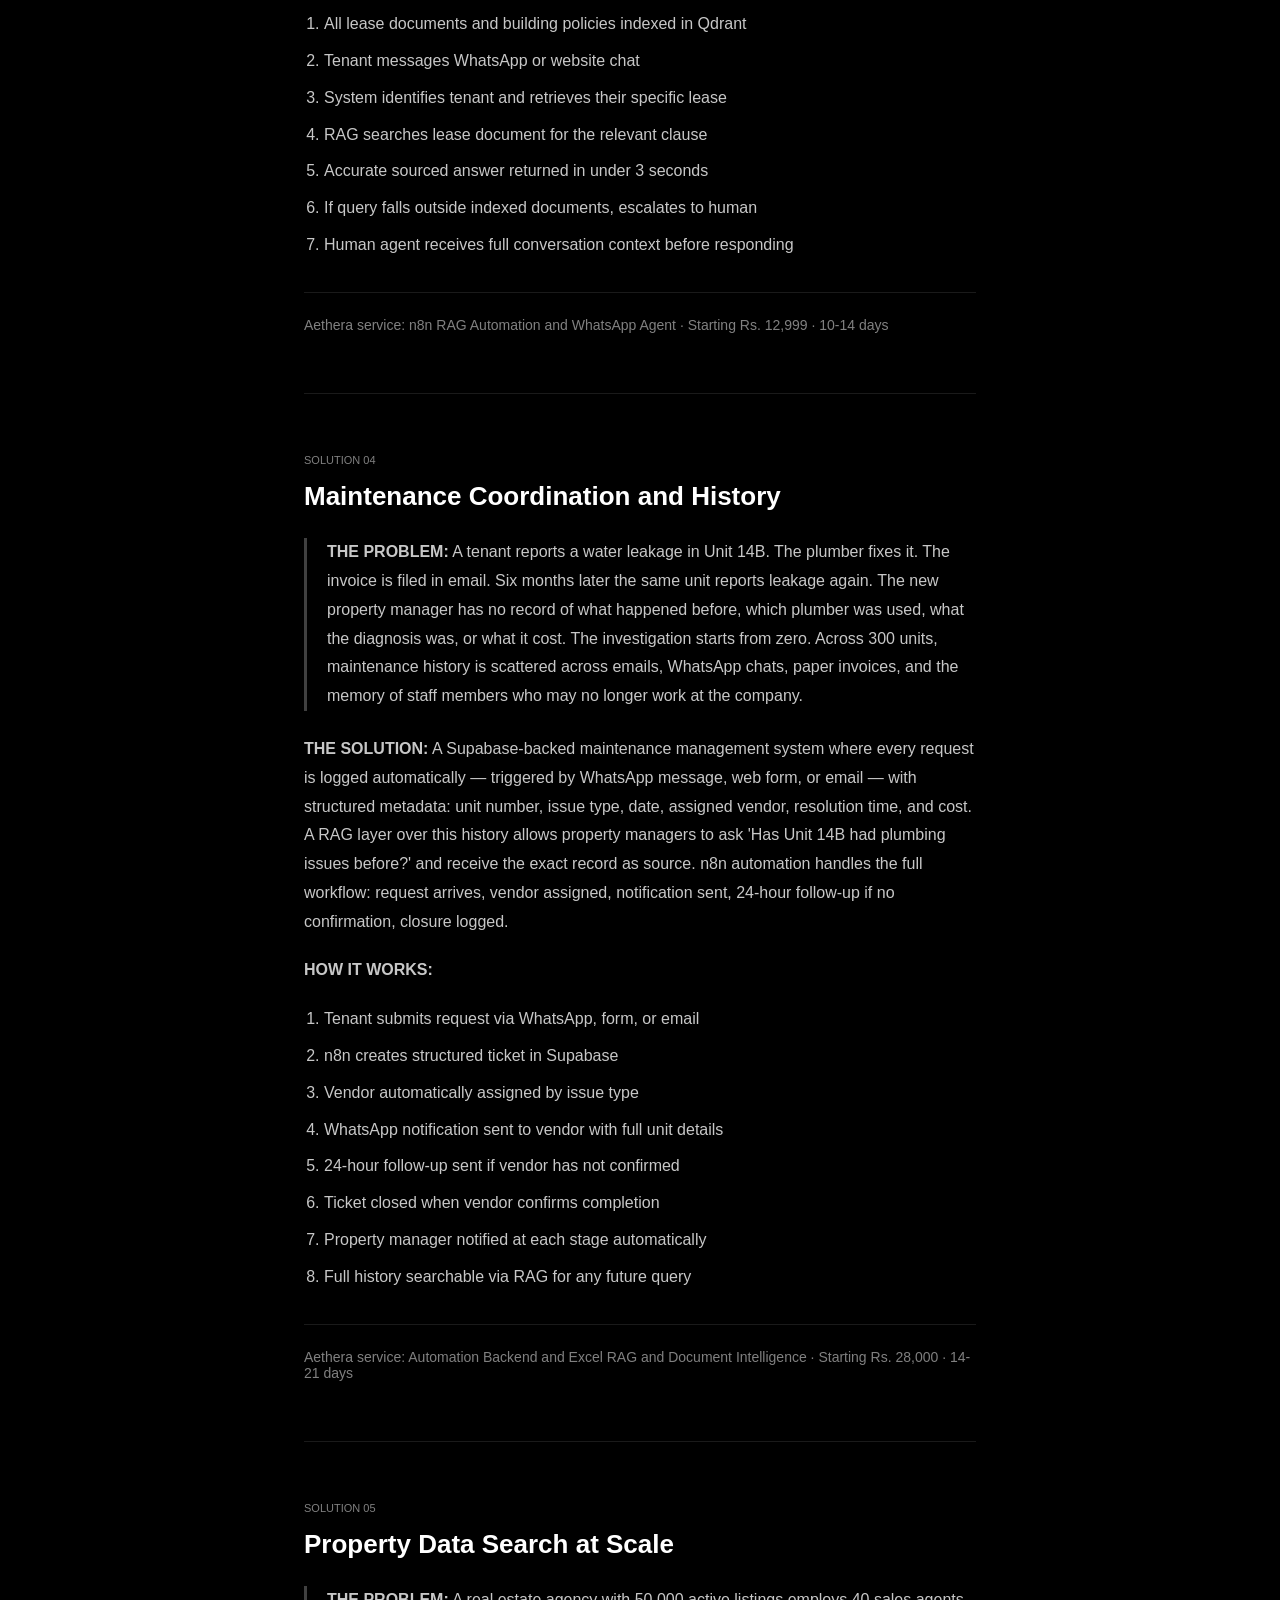
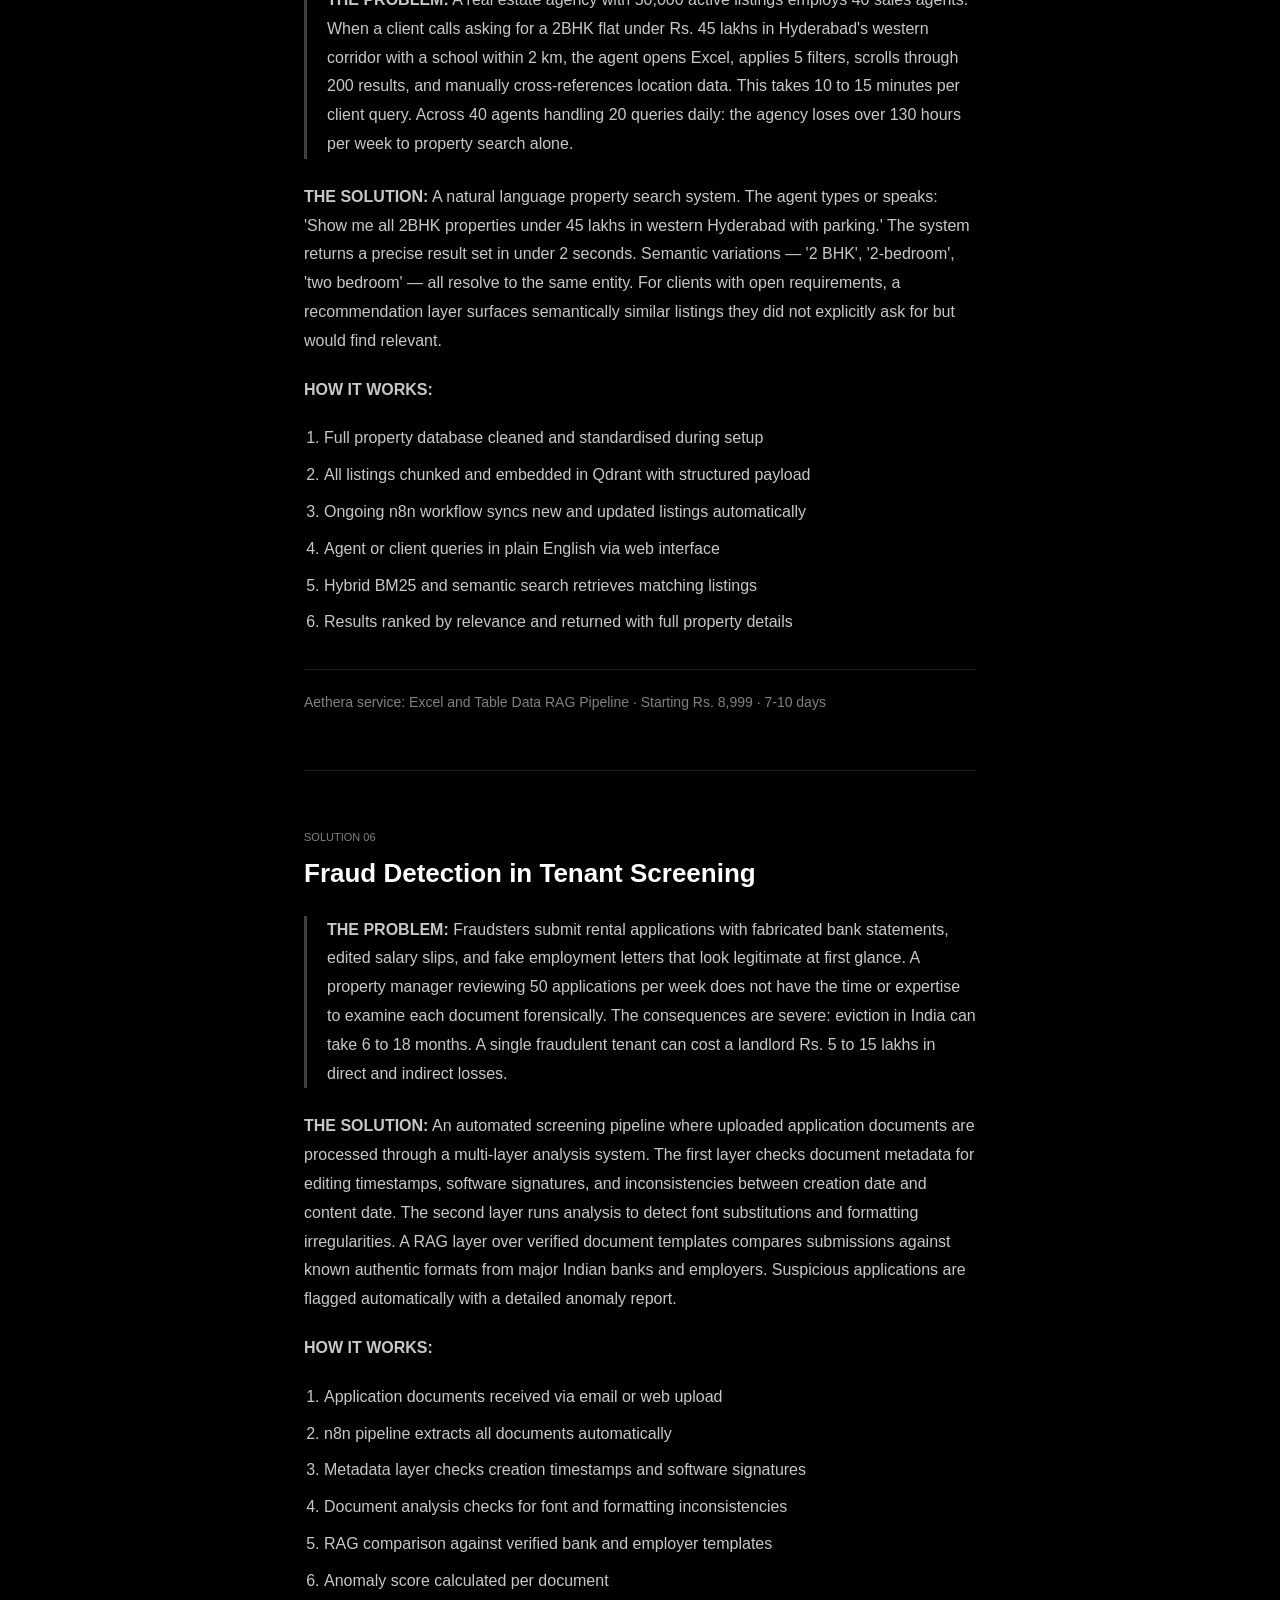
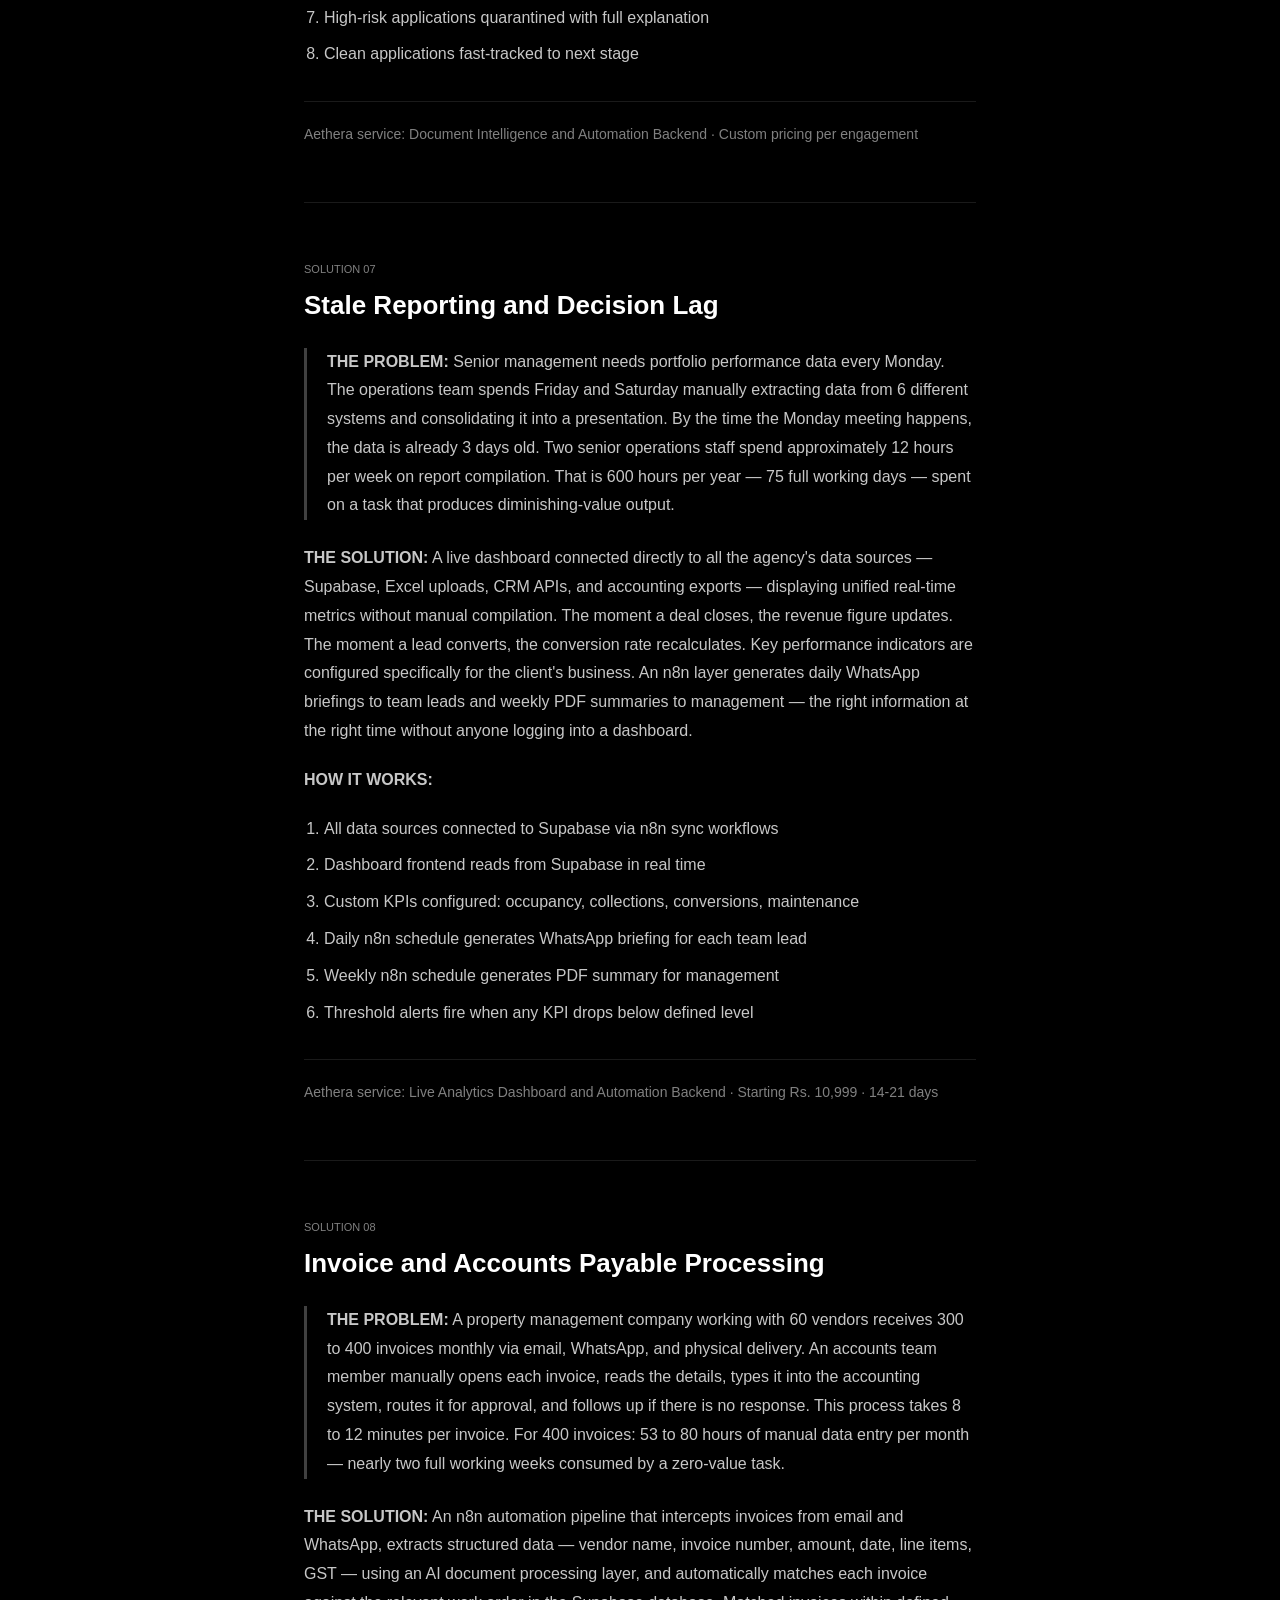
<file: blog-post-03-real-estate.html>
<!DOCTYPE html>
<html lang="en">
<head>
  <link rel="stylesheet" href="css/globals.css">
  <link rel="stylesheet" href="css/components.css">
  
  <style>
    body {
      background-color: #000000;
      color: #FFFFFF;
      font-family: 'General Sans', sans-serif;
      margin: 0;
      padding: 0;
    }

    .article-container {
      max-width: 720px;
      margin: 0 auto;
      padding: 0 24px;
    }

    /* Navbar fixes to remove any glow */
    .web3-nav { background: transparent !important; box-shadow: none !important; border-bottom: 1px solid rgba(255,255,255,0.05); }

    /* Hero */
    .article-hero {
      padding-top: 140px;
      padding-bottom: 60px;
    }

    .breadcrumb {
      font-size: 12px;
      color: rgba(255,255,255,0.50);
      margin-bottom: 24px;
    }

    .hero-label {
      font-size: 11px;
      text-transform: uppercase;
      letter-spacing: 0.15em;
      color: rgba(255,255,255,0.50);
      margin-bottom: 16px;
      display: block;
    }

    .hero-h1 {
      font-size: 48px;
      font-weight: 700;
      line-height: 1.15;
      color: #FFFFFF;
      margin: 0 0 24px 0;
    }

    .meta-row {
      display: flex;
      gap: 24px;
      font-size: 14px;
      color: rgba(255,255,255,0.50);
      margin-bottom: 28px;
      flex-wrap: wrap;
    }

    .hero-divider {
      border: 0;
      border-top: 1px solid rgba(255,255,255,0.12);
      margin: 28px 0;
      width: 100%;
    }

    .opening-paragraph {
      font-size: 18px;
      color: rgba(255,255,255,0.80);
      line-height: 1.8;
      margin-bottom: 60px;
    }

    /* TOC */
    .toc-block {
      max-width: 560px;
      margin-bottom: 80px;
    }

    .toc-label {
      font-size: 11px;
      text-transform: uppercase;
      color: rgba(255,255,255,0.50);
      margin-bottom: 24px;
      display: block;
      letter-spacing: 0.1em;
    }

    .toc-list {
      list-style: none;
      padding: 0;
      margin: 0 0 32px 0;
    }

    .toc-list-title {
      font-size: 14px;
      color: #FFFFFF;
      margin-bottom: 16px;
      font-weight: 600;
    }

    .toc-item {
      margin-bottom: 12px;
      display: flex;
      gap: 16px;
    }

    .toc-number {
      color: rgba(255,255,255,0.50);
      font-size: 14px;
      min-width: 24px;
    }

    .toc-link {
      color: rgba(255,255,255,0.78);
      font-size: 14px;
      text-decoration: none;
    }

    .toc-link:hover {
      color: #FFFFFF;
      text-decoration: underline;
    }

    /* Sections */
    .part-divider {
      border: 0;
      border-top: 1px solid rgba(255,255,255,0.12);
      margin: 64px 0 40px 0;
      width: 100%;
    }

    .part-label {
      font-size: 11px;
      text-transform: uppercase;
      letter-spacing: 0.15em;
      color: rgba(255,255,255,0.50);
      margin-bottom: 16px;
      display: block;
    }

    .part-h2 {
      font-size: 32px;
      color: #FFFFFF;
      font-weight: 600;
      margin: 0 0 24px 0;
      line-height: 1.3;
    }

    .part-intro {
      font-size: 16px;
      color: rgba(255,255,255,0.78);
      line-height: 1.8;
      margin-bottom: 60px;
    }

    /* Problem / Solution Items */
    .item-block {
      margin-bottom: 60px;
    }

    .item-label {
      font-size: 11px;
      text-transform: uppercase;
      color: rgba(255,255,255,0.50);
      margin-bottom: 12px;
      display: block;
    }

    .item-h3 {
      font-size: 26px;
      color: #FFFFFF;
      font-weight: 600;
      margin: 0 0 24px 0;
      line-height: 1.4;
    }

    .sub-label {
      font-size: 11px;
      text-transform: uppercase;
      color: rgba(255,255,255,0.50);
      margin: 32px 0 12px 0;
      display: block;
    }

    .body-paragraph {
      font-size: 16px;
      color: rgba(255,255,255,0.78);
      line-height: 1.8;
      margin: 0 0 20px 0;
    }

    .callout-block {
      border-left: 3px solid rgba(255,255,255,0.25);
      padding-left: 20px;
      margin: 24px 0;
      font-size: 16px;
      color: rgba(255,255,255,0.78);
      line-height: 1.8;
    }

    .item-divider {
      border: 0;
      border-top: 1px solid rgba(255,255,255,0.10);
      margin: 60px 0;
      width: 100%;
    }

    .how-it-works-list {
      margin: 0 0 24px 0;
      padding-left: 20px;
      color: rgba(255,255,255,0.78);
      font-size: 16px;
      line-height: 1.8;
    }

    .how-it-works-list li {
      margin-bottom: 8px;
    }

    .service-line {
      font-size: 14px;
      color: rgba(255,255,255,0.50);
      margin-top: 32px;
      padding-top: 24px;
      border-top: 1px solid rgba(255,255,255,0.10);
    }

    @media (max-width: 768px) {
      .hero-h1 { font-size: 32px; }
      .part-h2 { font-size: 28px; }
      .item-h3 { font-size: 22px; }
    }
  </style>

  <meta charset="UTF-8">
  <meta name="viewport" content="width=device-width, initial-scale=1.0">
  <meta http-equiv="X-UA-Compatible" content="IE=edge">
  <meta name="keywords" content="n8n automation India, RAG system India, AI chatbot small business, Qdrant hybrid search, Supabase backend, AI automation agency India, real estate AI, document intelligence">
  <meta name="author" content="Nithesh Devarla">
  <meta name="robots" content="index, follow">
  <meta name="language" content="English">

  <link rel="icon" type="image/png" sizes="32x32" href="/favicon-32x32.png">
  <link rel="icon" type="image/png" sizes="16x16" href="/favicon-16x16.png">
  <link rel="apple-touch-icon" sizes="180x180" href="/apple-touch-icon.png">
  <meta name="theme-color" content="#000000">

  <!-- Performance: Preconnect & Font Loading -->
  <link rel="preconnect" href="https://api.fontshare.com" crossorigin>
  <link rel="preload" as="style" href="https://api.fontshare.com/v2/css?f[]=general-sans@400,500,600,700&display=swap">
  <link rel="stylesheet" href="https://api.fontshare.com/v2/css?f[]=general-sans@400,500,600,700&display=swap">

  <title>Real Estate AI in 2026: 7 Industry Problems & 12 System Solutions</title>
  <meta name="description" content="A deep-dive McKinsey-style report on how real estate agencies are using AI and n8n automation to solve their 12 most expensive operational bottlenecks.">
  <link rel="canonical" href="https://aethera.in/blog-post-03-real-estate.html">

  <!-- Open Graph -->
  <meta property="og:type" content="article">
  <meta property="og:site_name" content="Aethera">
  <meta property="og:title" content="Real Estate AI in 2026: 7 Industry Problems & 12 System Solutions">
  <meta property="og:description" content="A deep-dive McKinsey-style report on how real estate agencies are using AI and n8n automation to solve their 12 most expensive operational bottlenecks.">
  <meta property="og:url" content="https://aethera.in/blog-post-03-real-estate.html">
  <meta property="og:image" content="https://aethera.in/og-image.png">
  <meta property="og:image:width" content="1200">
  <meta property="og:image:height" content="630">
  <meta property="og:image:alt" content="Real Estate AI in 2026: 7 Industry Problems & 12 System Solutions">
  <meta property="og:locale" content="en_IN">

  <!-- Twitter Card -->
  <meta name="twitter:card" content="summary_large_image">
  <meta name="twitter:site" content="@__aethera__ai">
  <meta name="twitter:creator" content="@__aethera__ai">
  <meta name="twitter:title" content="Real Estate AI in 2026: 7 Industry Problems & 12 System Solutions">
  <meta name="twitter:description" content="A deep-dive McKinsey-style report on how real estate agencies are using AI and n8n automation to solve their 12 most expensive operational bottlenecks.">
  <meta name="twitter:image" content="https://aethera.in/og-image.png">

  <script type="application/ld+json">
  {
    "@context": "https://schema.org",
    "@type": "Article",
    "headline": "Real Estate AI in 2026: 7 Industry Problems & 12 System Solutions",
    "description": "A deep-dive McKinsey-style report on how real estate agencies are using AI and n8n automation to solve their 12 most expensive operational bottlenecks.",
    "author": {
      "@type": "Person",
      "name": "Nithesh Devarla",
      "url": "https://aethera.in/about.html"
    },
    "publisher": {
      "@type": "Organization",
      "name": "Aethera",
      "logo": {
        "@type": "ImageObject",
        "url": "https://aethera.in/og-image.png"
      }
    },
    "datePublished": "2026-04-15",
    "dateModified": "2026-04-26"
  }
  </script>
  <script type="application/ld+json">
  {
    "@context": "https://schema.org",
    "@type": "BreadcrumbList",
    "itemListElement": [
      { "@type": "ListItem", "position": 1, "name": "Home", "item": "https://aethera.in/" },
      { "@type": "ListItem", "position": 2, "name": "Blog", "item": "https://aethera.in/blog.html" },
      { "@type": "ListItem", "position": 3, "name": "Real Estate AI in 2026: 7 Industry Problems & 12 System Solutions", "item": "https://aethera.in/blog-post-03-real-estate.html" }
    ]
  }
  </script>
</head>
<body>

  <!-- Navbar -->
  <nav class="web3-nav web3-nav-transparent" style="position: absolute; width: 100%; top: 0; z-index: 100;">
    <div class="web3-nav-left" style="padding-left: 24px;">
      <a href="index.html" class="web3-logo" style="color: white; text-decoration: none; font-weight: 600;">Aethera</a>
      <ul class="web3-nav-links" style="list-style: none; display: flex; gap: 24px; margin-left: 40px; padding: 0;">
        <li><a href="services.html" style="color: white; text-decoration: none; font-size: 14px;">Solutions</a></li>
        <li><a href="index.html#industries" style="color: white; text-decoration: none; font-size: 14px;">Industries</a></li>
        <li><a href="portfolio.html" style="color: white; text-decoration: none; font-size: 14px;">Projects</a></li>
        <li><a href="pricing.html" style="color: white; text-decoration: none; font-size: 14px;">Pricing</a></li>
        <li><a href="blog.html" style="color: white; text-decoration: none; font-size: 14px;">Blog</a></li>
      </ul>
    </div>
    <div class="web3-nav-right" style="padding-right: 24px;">
      <a href="booking.html" style="text-decoration: none;">
        <div style="background: white; color: black; padding: 10px 20px; border-radius: 30px; font-weight: 500; font-size: 14px;">Book a Free Call</div>
      </a>
    </div>
  </nav>

  <!-- Article Hero -->
  <main class="article-container article-hero">
    <div class="breadcrumb">Blog / Industries / Real Estate</div>
    <span class="hero-label">INDUSTRY REPORT &middot; APRIL 2026</span>
    <h1 class="hero-h1">Real Estate in 2026: The Seven Industry Problems and Twelve Systems That Solve Them</h1>
    
    <div class="meta-row">
      <span>Nithesh Devarla</span>
      <span>&middot;</span>
      <span>April 2026</span>
      <span>&middot;</span>
      <span>24 min read</span>
      <span>&middot;</span>
      <span>Industry Research</span>
    </div>

    <hr class="hero-divider">

    <p class="opening-paragraph">
      This report combines two sources: original research from PwC, Deloitte, 
      the Counselors of Real Estate, and NAR published in 2025 and 2026 &mdash;
      and twelve specific operational problems documented from real estate 
      agencies managing between 50 and 5,000 properties. The first half 
      covers the seven structural industry problems. The second covers 
      the twelve operational problems with precise technical solutions.
    </p>

    <!-- Table of Contents -->
    <div class="toc-block">
      <span class="toc-label">CONTENTS</span>
      
      <div class="toc-list-title">PART 1 &mdash; THE SEVEN INDUSTRY PROBLEMS</div>
      <ul class="toc-list">
        <li class="toc-item"><span class="toc-number">01</span> <a href="#problem-01" class="toc-link">Fragmented Data &mdash; Nobody Has One View</a></li>
        <li class="toc-item"><span class="toc-number">02</span> <a href="#problem-02" class="toc-link">Response Speed &mdash; The 90-Second Problem</a></li>
        <li class="toc-item"><span class="toc-number">03</span> <a href="#problem-03" class="toc-link">Rising Operational Costs With No Efficiency Gains</a></li>
        <li class="toc-item"><span class="toc-number">04</span> <a href="#problem-04" class="toc-link">Data Ownership &mdash; Agencies Do Not Control Their Own Data</a></li>
        <li class="toc-item"><span class="toc-number">05</span> <a href="#problem-05" class="toc-link">Lease Management Without Digital Systems</a></li>
        <li class="toc-item"><span class="toc-number">06</span> <a href="#problem-06" class="toc-link">Disconnected Systems &mdash; The Whack-a-Mole Effect</a></li>
        <li class="toc-item"><span class="toc-number">07</span> <a href="#problem-07" class="toc-link">Risk Management &mdash; From Annual Reviews to Real Time</a></li>
      </ul>

      <div class="toc-list-title">PART 2 &mdash; TWELVE OPERATIONAL SOLUTIONS</div>
      <ul class="toc-list">
        <li class="toc-item"><span class="toc-number">01</span> <a href="#solution-01" class="toc-link">Lease and Contract Intelligence</a></li>
        <li class="toc-item"><span class="toc-number">02</span> <a href="#solution-02" class="toc-link">Lead Management and Follow-Up</a></li>
        <li class="toc-item"><span class="toc-number">03</span> <a href="#solution-03" class="toc-link">Tenant Support &mdash; Repetitive Queries</a></li>
        <li class="toc-item"><span class="toc-number">04</span> <a href="#solution-04" class="toc-link">Maintenance Coordination and History</a></li>
        <li class="toc-item"><span class="toc-number">05</span> <a href="#solution-05" class="toc-link">Property Data Search at Scale</a></li>
        <li class="toc-item"><span class="toc-number">06</span> <a href="#solution-06" class="toc-link">Fraud Detection in Tenant Screening</a></li>
        <li class="toc-item"><span class="toc-number">07</span> <a href="#solution-07" class="toc-link">Stale Reporting and Decision Lag</a></li>
        <li class="toc-item"><span class="toc-number">08</span> <a href="#solution-08" class="toc-link">Invoice and Accounts Payable Processing</a></li>
        <li class="toc-item"><span class="toc-number">09</span> <a href="#solution-09" class="toc-link">Due Diligence for Investors</a></li>
        <li class="toc-item"><span class="toc-number">10</span> <a href="#solution-10" class="toc-link">Agent Onboarding and Internal Knowledge</a></li>
        <li class="toc-item"><span class="toc-number">11</span> <a href="#solution-11" class="toc-link">Compliance and Legal Document Search</a></li>
        <li class="toc-item"><span class="toc-number">12</span> <a href="#solution-12" class="toc-link">Portfolio Performance Tracking</a></li>
      </ul>
    </div>

    <!-- PART 1 -->
    <hr class="part-divider">
    <span class="part-label">PART 1 OF 2</span>
    <h2 class="part-h2">The Seven Industry Problems</h2>
    <p class="part-intro">
      These seven problems are not opinions. They are documented by 
      PwC's 2026 Emerging Trends in Real Estate, Deloitte's Commercial 
      Real Estate Outlook 2026, the Counselors of Real Estate Top 10 Issues 
      2026, and NAR's 2025 industry profile. Every real estate business 
      reading this will recognise at least four of them.
    </p>

    <!-- Problem 01 -->
    <div id="problem-01" class="item-block">
      <span class="item-label">PROBLEM 01</span>
      <h3 class="item-h3">Fragmented Data &mdash; Nobody Has One View</h3>
      
      <span class="sub-label">WHAT IS ACTUALLY HAPPENING</span>
      <p class="body-paragraph">
        A real estate agency managing 200 properties has its data spread 
        across at least six different places simultaneously. Leads sit in a 
        WhatsApp inbox. Lease documents sit in a Google Drive folder with no 
        naming convention. Maintenance requests come in via phone calls written 
        on paper. Vendor invoices arrive by email. Financial performance lives 
        in an accountant's Excel file updated once a month. Tenant complaints 
        are remembered by individual staff members, not recorded anywhere.
      </p>
      <p class="body-paragraph">
        According to the 2026 Counselors of Real Estate report, property 
        owners and operators face a fragmented ecosystem across investors, 
        asset managers, property managers, contractors, and building systems &mdash; 
        and gaining access to data across all of them has proven extremely 
        challenging even for well-resourced organisations.
      </p>

      <span class="sub-label">THE REAL COST</span>
      <div class="callout-block">
        A property manager who spends 45 minutes every morning checking 
        WhatsApp, email, and a shared drive before they can understand what 
        needs attention &mdash; that is 180 hours per year, per person, spent 
        achieving situational awareness before any actual work begins. 
        Across a 10-person team: 1,800 hours annually.
      </div>

      <span class="sub-label">WHERE AETHERA FITS</span>
      <p class="body-paragraph">
        The solution is a unified data layer built on Supabase as the 
        backend, with <a href="services.html" style="color: inherit; text-decoration: underline;">n8n automation workflows</a> acting as the pipes &mdash; 
        watching every data source, extracting new information the moment 
        it appears, and writing it to a central database in a normalised format. 
        Once all data flows into one place, real-time dashboards and AI systems 
        can operate over complete, current data rather than the fragmented 
        subset any individual tool can see.
      </p>
    </div>
    <hr class="item-divider">

    <!-- Problem 02 -->
    <div id="problem-02" class="item-block">
      <span class="item-label">PROBLEM 02</span>
      <h3 class="item-h3">Response Speed &mdash; The 90-Second Problem</h3>
      
      <span class="sub-label">WHAT IS ACTUALLY HAPPENING</span>
      <p class="body-paragraph">
        A prospective tenant submits an inquiry for a 2BHK flat on a Sunday 
        evening at 7:43pm. The property manager sees the message on Monday 
        morning at 9:15am &mdash; thirteen and a half hours later. By that time, 
        the prospect has already scheduled a viewing with a competing agency 
        that responded within 4 minutes using an automated WhatsApp reply, 
        answered three qualification questions, and booked a slot for Tuesday.
      </p>
      <p class="body-paragraph">
        The inquiry pipeline no longer respects a 9-to-6 working day, but 
        most agency operations still do. Competitors that built automated 
        first-response systems responded in under 90 seconds regardless of 
        when the inquiry arrived. That speed advantage &mdash; not any property 
        feature &mdash; determined which agency got the client.
      </p>

      <span class="sub-label">THE REAL COST</span>
      <div class="callout-block">
        Each lost lead represents the full commission value of a completed 
        transaction. These are not cold leads that needed nurturing &mdash; 
        they are warm prospects who had already decided they wanted to 
        view a property and simply went to whoever responded first.
      </div>

      <span class="sub-label">WHERE AETHERA FITS</span>
      <p class="body-paragraph">
        <a href="services.html" style="color: inherit; text-decoration: underline;">n8n automation workflows</a> connected to WhatsApp Business API solve this 
        completely. The moment an inquiry arrives from any source, a webhook fires, 
        the workflow sends a personalised acknowledgement within 60 seconds, and 
        begins a qualification sequence. Prospects who meet the criteria for a serious 
        buyer are flagged to a human agent with a full conversation summary. 
        Human agents only engage when there is genuine human judgment to apply.
      </p>
    </div>
    <hr class="item-divider">

    <!-- Problem 03 -->
    <div id="problem-03" class="item-block">
      <span class="item-label">PROBLEM 03</span>
      <h3 class="item-h3">Rising Operational Costs With No Efficiency Gains</h3>
      
      <span class="sub-label">WHAT IS ACTUALLY HAPPENING</span>
      <p class="body-paragraph">
        According to PwC's 2026 Emerging Trends in Real Estate, labour costs 
        were cited by nearly three-quarters of industry leaders as a critical 
        issue. Maintenance and property management salaries are rising 8 to 11 
        percent annually. The problem is not that costs are rising &mdash; it is that 
        operational efficiency is not rising to offset them. A process consuming 
        20 hours of staff time at Rs. 400 per hour costs Rs. 8,000 per week. 
        At Rs. 600 per hour, that same process costs Rs. 12,000 per week &mdash; 
        a Rs. 4,000 weekly increase with zero improvement in output.
      </p>

      <span class="sub-label">ROOT CAUSE</span>
      <p class="body-paragraph">
        Most real estate businesses have not separated tasks that require human 
        judgment from tasks that require human labour. Data entry, report 
        compilation, follow-up messages, invoice matching, expiry tracking &mdash; 
        these require labour but zero judgment. They should be automated. Client 
        negotiation, complex tenant disputes, vendor selection &mdash; these require 
        judgment and cannot be automated.
      </p>

      <span class="sub-label">THE REAL COST</span>
      <div class="callout-block">
        Deloitte's 2026 commercial real estate outlook confirms that fewer firms 
        plan to increase operational spending while more expect to keep spending 
        flat. Agencies that cannot automate mechanical processes will face a choice 
        between shrinking margins and reducing service quality. Neither is sustainable.
      </div>

      <span class="sub-label">WHERE AETHERA FITS</span>
      <p class="body-paragraph">
        Automation does not replace staff &mdash; it redeploys them. A property manager 
        freed from 3 hours of daily data entry and follow-up has 3 additional hours 
        to manage more properties or close more deals. The same headcount produces 
        more revenue when mechanical work is handled by systems. The five highest-return 
        processes to automate in real estate are: lead follow-up sequences, lease expiry 
        alerts, maintenance request routing, invoice extraction, and report generation.
      </p>
    </div>
    <hr class="item-divider">

    <!-- Problem 04 -->
    <div id="problem-04" class="item-block">
      <span class="item-label">PROBLEM 04</span>
      <h3 class="item-h3">Data Ownership &mdash; Agencies Do Not Control Their Own Data</h3>
      
      <span class="sub-label">WHAT IS ACTUALLY HAPPENING</span>
      <p class="body-paragraph">
        Most real estate agencies use third-party software for property 
        management, CRM, and accounting. This software holds the agency's 
        most valuable operational data &mdash; tenant records, transaction history, 
        lead databases, maintenance logs, financial performance. The agency 
        uses this data daily but does not own or control it in any meaningful sense.
      </p>
      <p class="body-paragraph">
        The 2026 Counselors of Real Estate report identified this as one of 
        the most significant challenges: building owners and managers must gain 
        better command over their own operational data to unlock AI's potential. 
        Without control of the data, AI cannot be applied to it.
      </p>

      <span class="sub-label">THE REAL COST</span>
      <div class="callout-block">
        An agency that cannot query its own lead conversion data by source, agent, 
        and property type cannot optimise its marketing spend. An agency that cannot 
        identify which properties generate the most maintenance calls cannot make 
        informed decisions about which landlords to retain. These are not small 
        optimisations &mdash; they are the difference between an agency that improves 
        over time and one that does not.
      </div>

      <span class="sub-label">WHERE AETHERA FITS</span>
      <p class="body-paragraph">
        The solution is to build a data layer that the agency owns outright &mdash; 
        a Supabase database where all operational data flows regardless of what 
        front-end tools generate it. n8n workflows extract data from existing tools 
        via their APIs and write it to the agency's own database automatically. 
        Aethera delivers the Supabase schema and all n8n workflows with full source 
        code &mdash; the agency owns the system and the data forever. This is not buying 
        a service they rent. It is building an asset they own.
      </p>
    </div>
    <hr class="item-divider">

    <!-- Problem 05 -->
    <div id="problem-05" class="item-block">
      <span class="item-label">PROBLEM 05</span>
      <h3 class="item-h3">Lease Management Without Digital Systems</h3>
      
      <span class="sub-label">WHAT IS ACTUALLY HAPPENING</span>
      <p class="body-paragraph">
        Industry research confirmed in 2026 that lease management without 
        digital integration is a direct cause of missed renewals and measurable 
        revenue loss. A property manager handling 80 leases is expected to know 
        which leases expire in the next 90 days, which tenants have indicated 
        renewal interest, which properties will need re-listing, and which 
        landlords need updating. This information exists somewhere &mdash; but 
        assembling it requires checking a spreadsheet, reading through emails, 
        and relying on memory. It is inherently unreliable.
      </p>

      <span class="sub-label">THE FAILURE MODE</span>
      <div class="callout-block">
        A lease expires without the property manager initiating a renewal 
        conversation early enough. The tenant, receiving no renewal offer, 
        begins exploring alternatives. By the time the property manager 
        realises the lease is ending, the tenant has signed elsewhere. 
        The property now faces a void period. The landlord does not renew 
        the management contract. The agency loses not one month's fee &mdash; 
        it loses the entire ongoing management revenue from that landlord's portfolio.
      </div>

      <span class="sub-label">THE REAL COST</span>
      <div class="callout-block">
        One prevented void period pays for the entire lease management 
        system multiple times over.
      </div>

      <span class="sub-label">WHERE AETHERA FITS</span>
      <p class="body-paragraph">
        A Supabase database with all lease records combined with a daily 
        n8n scheduled workflow that checks for upcoming expiries and sends 
        alerts makes this problem structurally impossible. The system checks 
        every day at 08:00. It sends the alert regardless of whether the 
        property manager is on leave or handling another crisis. The RAG 
        layer adds intelligence on top &mdash; when a renewal conversation begins, 
        the manager can query the lease document directly for exact renewal 
        terms, notice periods, and rent escalation clauses.
      </p>
    </div>
    <hr class="item-divider">

    <!-- Problem 06 -->
    <div id="problem-06" class="item-block">
      <span class="item-label">PROBLEM 06</span>
      <h3 class="item-h3">Disconnected Systems &mdash; The Whack-a-Mole Effect</h3>
      
      <span class="sub-label">WHAT IS ACTUALLY HAPPENING</span>
      <p class="body-paragraph">
        A property management company invests in a tenant communication 
        portal to improve response times. Response times improve. But the 
        data from that portal does not connect to the maintenance tracking 
        system, so maintenance requests submitted through the portal must 
        be manually re-entered into the tracker. A new problem has been 
        created by solving the first one.
      </p>
      <p class="body-paragraph">
        This is the whack-a-mole effect described in the 2026 industry research: 
        each point solution helps temporarily, but disconnected systems keep 
        generating new issues. The total number of operational problems does not 
        decrease &mdash; it just shifts. The agency accumulates tools without 
        accumulating capability.
      </p>

      <span class="sub-label">THE REAL COST</span>
      <div class="callout-block">
        The true cost of disconnected systems is not the cost of any individual 
        tool &mdash; it is the invisible integration tax paid in staff time every day. 
        Every piece of data that exists in one system and needs to be in another 
        is either manually re-entered, partially duplicated, or simply lost. 
        The agency pays for both the tool and the labour required to compensate 
        for the tool's inability to communicate with other tools.
      </div>

      <span class="sub-label">WHERE AETHERA FITS</span>
      <p class="body-paragraph">
        The correct architectural response is to stop buying point solutions and 
        start building a connected system. A central Supabase database as the 
        single source of truth, with n8n automation as the integration layer 
        between all existing tools, eliminates the whack-a-mole effect. This does 
        not require replacing existing tools. The CRM still captures leads. The 
        property management software still tracks listings. The accounting software 
        still manages payments. All of that data flows automatically into the central 
        database &mdash; making the entire operation visible from one place.
      </p>
    </div>
    <hr class="item-divider">

    <!-- Problem 07 -->
    <div id="problem-07" class="item-block">
      <span class="item-label">PROBLEM 07</span>
      <h3 class="item-h3">Risk Management &mdash; From Annual Reviews to Real Time</h3>
      
      <span class="sub-label">WHAT IS ACTUALLY HAPPENING</span>
      <p class="body-paragraph">
        In 2026, risk assessment in real estate has evolved beyond the 
        traditional annual review. According to the Counselors of Real Estate, 
        owners, lenders, and occupiers now face a complex landscape of 
        infrastructure, financial, and operational risks that require continuous 
        monitoring &mdash; not a once-a-year evaluation. The decisions informed by 
        risk analysis &mdash; buy, sell, hold, refinance, renovate &mdash; are being made 
        in real time, and the data supporting those decisions must be current.
      </p>

      <span class="sub-label">THE REAL COST</span>
      <div class="callout-block">
        PwC's 2026 survey found that 55 percent of real estate firms expect 
        profitability to be good to excellent &mdash; down from 65 percent the prior year. 
        The margin compression is directly related to decisions made on stale data. 
        Properties held too long, renovations deferred too long, tenants lost for 
        lack of early intervention &mdash; all are symptoms of risk monitoring that 
        does not operate at the speed of the market.
      </div>

      <span class="sub-label">WHERE AETHERA FITS</span>
      <p class="body-paragraph">
        A live Supabase database connected to all operational data sources, 
        with <a href="services.html" style="color: inherit; text-decoration: underline;">n8n automation workflows</a> monitoring key metrics against defined 
        thresholds, converts risk management from a periodic manual process 
        to a continuous automated one. When occupancy drops below a defined 
        threshold, the system sends an alert. When a lease is approaching 
        expiry without a renewal conversation on record, the system escalates 
        it. Management sees the complete portfolio in real time &mdash; without any 
        analyst assembling data.
      </p>
    </div>

    <!-- PART 2 -->
    <hr class="part-divider">
    <span class="part-label">PART 2 OF 2</span>
    <h2 class="part-h2">Twelve Operational Problems and the Systems That Solve Them</h2>
    <p class="part-intro">
      The following twelve problems are documented from real estate agencies 
      managing between 50 and 5,000 properties. Each includes the problem, 
      its real cost, the system that solves it, and the <a href="services.html" style="color: inherit; text-decoration: underline;">Aethera service</a> that 
      builds it.
    </p>

    <!-- Solution 01 -->
    <div id="solution-01" class="item-block">
      <span class="item-label">SOLUTION 01</span>
      <h3 class="item-h3">Lease and Contract Intelligence</h3>
      
      <div class="callout-block">
        <strong>THE PROBLEM:</strong> A team managing 500 properties loses over 10 hours per week to manual 
        PDF reading. When a landlord calls asking whether a tenant has a rent 
        escalation clause, the property manager scrolls through a 45-page 
        document for 15 to 25 minutes. Multiply by 30 such queries per week: 
        the agency is losing 10-plus productive hours weekly doing nothing but 
        reading files.
      </div>

      <p class="body-paragraph">
        <strong>THE SOLUTION:</strong> A hybrid <a href="blog-post-01-rag.html" style="color: inherit; text-decoration: underline;">RAG system</a> ingests every lease, amendment, and contract into 
        Qdrant using BM25 keyword search combined with semantic embedding search. 
        The property manager types a question in plain English &mdash; 'Which leases 
        in Chennai expire before June 2026 with a no-pet clause?' &mdash; and receives 
        a precise answer in under 2 seconds with source citations pointing to the 
        exact document and page. Scanned PDFs are processed through OCR before 
        vectorisation. An <a href="services.html" style="color: inherit; text-decoration: underline;">n8n automation workflow</a> monitors lease expiry dates in 
        Supabase and sends automated alerts to property managers at 90, 60, and 
        30 days before any lease expires.
      </p>

      <p class="body-paragraph"><strong>HOW IT WORKS:</strong></p>
      <ol class="how-it-works-list">
        <li>All lease documents uploaded to Supabase Storage</li>
        <li>n8n webhook fires on each upload</li>
        <li>OCR processes scanned documents</li>
        <li>LLM extracts structured metadata: tenant, expiry date, rent amount</li>
        <li>Metadata written to Supabase leases table</li>
        <li>Document chunked into 512-token pieces with 64-token overlap</li>
        <li>Chunks embedded with dense and sparse vectors, stored in Qdrant</li>
        <li>Daily n8n schedule checks expiry dates, sends alerts at 90/60/30 days</li>
        <li>Query interface searches hybrid vectors and returns sourced answers</li>
      </ol>

      <div class="service-line">Aethera service: Document Intelligence and RAG Hybrid Search &middot; Starting Rs. 12,999 &middot; 10-14 days</div>
    </div>
    <hr class="item-divider">

    <!-- Solution 02 -->
    <div id="solution-02" class="item-block">
      <span class="item-label">SOLUTION 02</span>
      <h3 class="item-h3">Lead Management and Follow-Up</h3>
      
      <div class="callout-block">
        <strong>THE PROBLEM:</strong> A real estate agency receives 200 to 400 property inquiries per week 
        across WhatsApp, email, website forms, and social media. Each lead requires 
        a response within minutes to stay warm. Research consistently shows that 
        leads contacted after 5 minutes are 80 percent less likely to convert than 
        those reached within the first minute.
      </div>

      <p class="body-paragraph">
        <strong>THE SOLUTION:</strong> An n8n automation layer triggers the moment a lead arrives from any 
        source. A qualification workflow asks 3 to 4 key questions via WhatsApp. 
        Responses are scored and categorised automatically. Hot leads are flagged 
        immediately to a human agent with a full conversation summary. Cold leads 
        enter a drip sequence that runs automatically for 30 days. A RAG layer 
        can be added so the initial chatbot answers questions by pulling directly 
        from the agency's property database &mdash; giving accurate answers about 
        available listings and pricing rather than generic responses.
      </p>

      <p class="body-paragraph"><strong>HOW IT WORKS:</strong></p>
      <ol class="how-it-works-list">
        <li>Lead arrives from any source &mdash; webhook captures immediately</li>
        <li>WhatsApp qualification sequence begins within 60 seconds</li>
        <li>Scoring: Hot / Warm / Cold based on budget, timeline, location</li>
        <li>Hot lead: human agent alerted with full conversation context</li>
        <li>Warm lead: personalised property recommendation sent Day 1</li>
        <li>Cold lead: 30-day drip sequence begins automatically</li>
        <li>All conversations and scores logged to Supabase CRM</li>
      </ol>

      <div class="service-line">Aethera service: n8n Automation Backend and WhatsApp Agent &middot; Starting Rs. 7,499 &middot; 7-12 days</div>
    </div>
    <hr class="item-divider">

    <!-- Solution 03 -->
    <div id="solution-03" class="item-block">
      <span class="item-label">SOLUTION 03</span>
      <h3 class="item-h3">Tenant Support &mdash; Repetitive Queries</h3>
      
      <div class="callout-block">
        <strong>THE PROBLEM:</strong> Property managers across residential complexes answer the same 15 to 
        20 questions every single day. When is rent due. How to submit a 
        maintenance request. What is the late payment penalty. Is subletting 
        allowed. These come via WhatsApp, phone, and email &mdash; often late at night 
        or on weekends when no staff is available. Different managers give 
        slightly different answers, creating disputes and eroding trust.
      </div>

      <p class="body-paragraph">
        <strong>THE SOLUTION:</strong> A <a href="blog-post-01-rag.html" style="color: inherit; text-decoration: underline;">RAG system</a> trained on the agency's actual lease agreements, building 
        rules, payment policies, and maintenance procedures. When a tenant asks 
        'Can I keep a dog in my flat,' the system retrieves the exact pet clause 
        from that tenant's specific lease agreement and answers accurately &mdash; from 
        the binding document itself. Deployed on WhatsApp or the agency website. 
        Complex cases route to the right staff member automatically with a full 
        conversation summary.
      </p>

      <p class="body-paragraph"><strong>HOW IT WORKS:</strong></p>
      <ol class="how-it-works-list">
        <li>All lease documents and building policies indexed in Qdrant</li>
        <li>Tenant messages WhatsApp or website chat</li>
        <li>System identifies tenant and retrieves their specific lease</li>
        <li>RAG searches lease document for the relevant clause</li>
        <li>Accurate sourced answer returned in under 3 seconds</li>
        <li>If query falls outside indexed documents, escalates to human</li>
        <li>Human agent receives full conversation context before responding</li>
      </ol>

      <div class="service-line">Aethera service: n8n RAG Automation and WhatsApp Agent &middot; Starting Rs. 12,999 &middot; 10-14 days</div>
    </div>
    <hr class="item-divider">

    <!-- Solution 04 -->
    <div id="solution-04" class="item-block">
      <span class="item-label">SOLUTION 04</span>
      <h3 class="item-h3">Maintenance Coordination and History</h3>
      
      <div class="callout-block">
        <strong>THE PROBLEM:</strong> A tenant reports a water leakage in Unit 14B. The plumber fixes it. 
        The invoice is filed in email. Six months later the same unit reports 
        leakage again. The new property manager has no record of what happened 
        before, which plumber was used, what the diagnosis was, or what it cost. 
        The investigation starts from zero. Across 300 units, maintenance history 
        is scattered across emails, WhatsApp chats, paper invoices, and the 
        memory of staff members who may no longer work at the company.
      </div>

      <p class="body-paragraph">
        <strong>THE SOLUTION:</strong> A Supabase-backed maintenance management system where every request 
        is logged automatically &mdash; triggered by WhatsApp message, web form, 
        or email &mdash; with structured metadata: unit number, issue type, date, 
        assigned vendor, resolution time, and cost. A RAG layer over this 
        history allows property managers to ask 'Has Unit 14B had plumbing 
        issues before?' and receive the exact record as source. n8n automation 
        handles the full workflow: request arrives, vendor assigned, notification 
        sent, 24-hour follow-up if no confirmation, closure logged.
      </p>

      <p class="body-paragraph"><strong>HOW IT WORKS:</strong></p>
      <ol class="how-it-works-list">
        <li>Tenant submits request via WhatsApp, form, or email</li>
        <li>n8n creates structured ticket in Supabase</li>
        <li>Vendor automatically assigned by issue type</li>
        <li>WhatsApp notification sent to vendor with full unit details</li>
        <li>24-hour follow-up sent if vendor has not confirmed</li>
        <li>Ticket closed when vendor confirms completion</li>
        <li>Property manager notified at each stage automatically</li>
        <li>Full history searchable via RAG for any future query</li>
      </ol>

      <div class="service-line">Aethera service: Automation Backend and Excel RAG and Document Intelligence &middot; Starting Rs. 28,000 &middot; 14-21 days</div>
    </div>
    <hr class="item-divider">

    <!-- Solution 05 -->
    <div id="solution-05" class="item-block">
      <span class="item-label">SOLUTION 05</span>
      <h3 class="item-h3">Property Data Search at Scale</h3>
      
      <div class="callout-block">
        <strong>THE PROBLEM:</strong> A real estate agency with 50,000 active listings employs 40 sales 
        agents. When a client calls asking for a 2BHK flat under Rs. 45 lakhs 
        in Hyderabad's western corridor with a school within 2 km, the agent 
        opens Excel, applies 5 filters, scrolls through 200 results, and 
        manually cross-references location data. This takes 10 to 15 minutes 
        per client query. Across 40 agents handling 20 queries daily: 
        the agency loses over 130 hours per week to property search alone.
      </div>

      <p class="body-paragraph">
        <strong>THE SOLUTION:</strong> A natural language property search system. The agent types or speaks: 
        'Show me all 2BHK properties under 45 lakhs in western Hyderabad with 
        parking.' The system returns a precise result set in under 2 seconds. 
        Semantic variations &mdash; '2 BHK', '2-bedroom', 'two bedroom' &mdash; all resolve 
        to the same entity. For clients with open requirements, a recommendation 
        layer surfaces semantically similar listings they did not explicitly 
        ask for but would find relevant.
      </p>

      <p class="body-paragraph"><strong>HOW IT WORKS:</strong></p>
      <ol class="how-it-works-list">
        <li>Full property database cleaned and standardised during setup</li>
        <li>All listings chunked and embedded in Qdrant with structured payload</li>
        <li>Ongoing n8n workflow syncs new and updated listings automatically</li>
        <li>Agent or client queries in plain English via web interface</li>
        <li>Hybrid BM25 and semantic search retrieves matching listings</li>
        <li>Results ranked by relevance and returned with full property details</li>
      </ol>

      <div class="service-line">Aethera service: Excel and Table Data RAG Pipeline &middot; Starting Rs. 8,999 &middot; 7-10 days</div>
    </div>
    <hr class="item-divider">

    <!-- Solution 06 -->
    <div id="solution-06" class="item-block">
      <span class="item-label">SOLUTION 06</span>
      <h3 class="item-h3">Fraud Detection in Tenant Screening</h3>
      
      <div class="callout-block">
        <strong>THE PROBLEM:</strong> Fraudsters submit rental applications with fabricated bank statements, 
        edited salary slips, and fake employment letters that look legitimate 
        at first glance. A property manager reviewing 50 applications per week 
        does not have the time or expertise to examine each document forensically. 
        The consequences are severe: eviction in India can take 6 to 18 months. 
        A single fraudulent tenant can cost a landlord Rs. 5 to 15 lakhs in 
        direct and indirect losses.
      </div>

      <p class="body-paragraph">
        <strong>THE SOLUTION:</strong> An automated screening pipeline where uploaded application documents 
        are processed through a multi-layer analysis system. The first layer 
        checks document metadata for editing timestamps, software signatures, 
        and inconsistencies between creation date and content date. The second 
        layer runs analysis to detect font substitutions and formatting 
        irregularities. A RAG layer over verified document templates compares 
        submissions against known authentic formats from major Indian banks 
        and employers. Suspicious applications are flagged automatically 
        with a detailed anomaly report.
      </p>

      <p class="body-paragraph"><strong>HOW IT WORKS:</strong></p>
      <ol class="how-it-works-list">
        <li>Application documents received via email or web upload</li>
        <li>n8n pipeline extracts all documents automatically</li>
        <li>Metadata layer checks creation timestamps and software signatures</li>
        <li>Document analysis checks for font and formatting inconsistencies</li>
        <li>RAG comparison against verified bank and employer templates</li>
        <li>Anomaly score calculated per document</li>
        <li>High-risk applications quarantined with full explanation</li>
        <li>Clean applications fast-tracked to next stage</li>
      </ol>

      <div class="service-line">Aethera service: Document Intelligence and Automation Backend &middot; Custom pricing per engagement</div>
    </div>
    <hr class="item-divider">

    <!-- Solution 07 -->
    <div id="solution-07" class="item-block">
      <span class="item-label">SOLUTION 07</span>
      <h3 class="item-h3">Stale Reporting and Decision Lag</h3>
      
      <div class="callout-block">
        <strong>THE PROBLEM:</strong> Senior management needs portfolio performance data every Monday. 
        The operations team spends Friday and Saturday manually extracting 
        data from 6 different systems and consolidating it into a presentation. 
        By the time the Monday meeting happens, the data is already 3 days old. 
        Two senior operations staff spend approximately 12 hours per week on 
        report compilation. That is 600 hours per year &mdash; 75 full working days &mdash; 
        spent on a task that produces diminishing-value output.
      </div>

      <p class="body-paragraph">
        <strong>THE SOLUTION:</strong> A live dashboard connected directly to all the agency's data sources &mdash; 
        Supabase, Excel uploads, CRM APIs, and accounting exports &mdash; displaying 
        unified real-time metrics without manual compilation. The moment a deal 
        closes, the revenue figure updates. The moment a lead converts, the 
        conversion rate recalculates. Key performance indicators are configured 
        specifically for the client's business. An n8n layer generates daily 
        WhatsApp briefings to team leads and weekly PDF summaries to management &mdash; 
        the right information at the right time without anyone logging into a dashboard.
      </p>

      <p class="body-paragraph"><strong>HOW IT WORKS:</strong></p>
      <ol class="how-it-works-list">
        <li>All data sources connected to Supabase via n8n sync workflows</li>
        <li>Dashboard frontend reads from Supabase in real time</li>
        <li>Custom KPIs configured: occupancy, collections, conversions, maintenance</li>
        <li>Daily n8n schedule generates WhatsApp briefing for each team lead</li>
        <li>Weekly n8n schedule generates PDF summary for management</li>
        <li>Threshold alerts fire when any KPI drops below defined level</li>
      </ol>

      <div class="service-line">Aethera service: Live Analytics Dashboard and Automation Backend &middot; Starting Rs. 10,999 &middot; 14-21 days</div>
    </div>
    <hr class="item-divider">

    <!-- Solution 08 -->
    <div id="solution-08" class="item-block">
      <span class="item-label">SOLUTION 08</span>
      <h3 class="item-h3">Invoice and Accounts Payable Processing</h3>
      
      <div class="callout-block">
        <strong>THE PROBLEM:</strong> A property management company working with 60 vendors receives 300 
        to 400 invoices monthly via email, WhatsApp, and physical delivery. 
        An accounts team member manually opens each invoice, reads the details, 
        types it into the accounting system, routes it for approval, and 
        follows up if there is no response. This process takes 8 to 12 minutes 
        per invoice. For 400 invoices: 53 to 80 hours of manual data entry 
        per month &mdash; nearly two full working weeks consumed by a zero-value task.
      </div>

      <p class="body-paragraph">
        <strong>THE SOLUTION:</strong> An n8n automation pipeline that intercepts invoices from email and 
        WhatsApp, extracts structured data &mdash; vendor name, invoice number, 
        amount, date, line items, GST &mdash; using an AI document processing layer, 
        and automatically matches each invoice against the relevant work order 
        in the Supabase database. Matched invoices within defined parameters 
        are auto-approved and queued for payment. The property manager receives 
        a notification with the invoice details and a simple approve or query 
        action &mdash; the entire approval takes 10 seconds instead of an email chain. 
        A RAG layer over historical invoice data flags anomalies when a vendor's 
        invoice significantly exceeds their historical average for the same work.
      </p>

      <p class="body-paragraph"><strong>HOW IT WORKS:</strong></p>
      <ol class="how-it-works-list">
        <li>Invoice arrives via email or WhatsApp</li>
        <li>n8n captures and extracts all structured fields automatically</li>
        <li>Extracted data matched against Supabase work orders</li>
        <li>Within-parameter invoices auto-approved and queued</li>
        <li>Out-of-parameter invoices sent for human review with full context</li>
        <li>Approval action takes 10 seconds</li>
        <li>Duplicate detection runs on every invoice before processing</li>
        <li>RAG anomaly detection flags vendor invoices above historical average</li>
      </ol>

      <div class="service-line">Aethera service: n8n Automation and Document Intelligence &middot; Starting Rs. 15,000 &middot; 10-14 days</div>
    </div>
    <hr class="item-divider">

    <!-- Solution 09 -->
    <div id="solution-09" class="item-block">
      <span class="item-label">SOLUTION 09</span>
      <h3 class="item-h3">Due Diligence for Investors</h3>
      
      <div class="callout-block">
        <strong>THE PROBLEM:</strong> A real estate investor evaluating a commercial property acquisition 
        receives a data room containing 400 documents &mdash; inspection reports, 
        title deeds, land records, historical tenant agreements, litigation 
        disclosures, financial statements, building completion certificates, 
        and environmental clearances. A legal team reviews these documents 
        over 3 to 4 weeks, billing by the hour. A clause on page 38 of a 
        2014 lease granting an existing tenant a right of first refusal &mdash; 
        missed by a reviewer under time pressure &mdash; causes the deal to collapse 
        at the final stage after months of work.
      </div>

      <p class="body-paragraph">
        <strong>THE SOLUTION:</strong> The entire data room &mdash; all 400 documents regardless of format or age &mdash; 
        ingested into a hybrid <a href="blog-post-01-rag.html" style="color: inherit; text-decoration: underline;">RAG system</a> within hours of upload. The investor 
        asks specific questions: 'Are there any right of first refusal clauses 
        across any of the tenant agreements?' Every answer is returned with 
        source citations &mdash; the exact document, section, and page. The investor's 
        legal team moves from reading to verifying, cutting professional fee 
        expenditure significantly. For ongoing portfolio management post-acquisition, 
        the same system becomes a permanent searchable knowledge base for that asset.
      </p>

      <p class="body-paragraph"><strong>HOW IT WORKS:</strong></p>
      <ol class="how-it-works-list">
        <li>Full data room uploaded to Supabase Storage</li>
        <li>All documents processed through OCR and text extraction</li>
        <li>Documents chunked and embedded in Qdrant with document metadata</li>
        <li>Investor queries in plain English via secure web interface</li>
        <li>Hybrid search returns relevant passages with exact source citation</li>
        <li>Answer includes document name, section, and page reference</li>
        <li>Audit log of all queries maintained in Supabase</li>
      </ol>

      <div class="service-line">Aethera service: Document Intelligence and RAG Hybrid Search &middot; Starting Rs. 16,999 &middot; 14-21 days</div>
    </div>
    <hr class="item-divider">

    <!-- Solution 10 -->
    <div id="solution-10" class="item-block">
      <span class="item-label">SOLUTION 10</span>
      <h3 class="item-h3">Agent Onboarding and Internal Knowledge</h3>
      
      <div class="callout-block">
        <strong>THE PROBLEM:</strong> A real estate agency hires 8 new agents every quarter. Each needs 
        to understand internal processes, compliance requirements, local 
        market knowledge, pricing strategies, and the specifics of 200 active 
        listings. After 3 days of training and 2 weeks of shadowing, new agents 
        still spend 2 months interrupting senior agents with basic procedural 
        questions. When a senior agent leaves, years of institutional knowledge 
        disappear permanently.
      </div>

      <p class="body-paragraph">
        <strong>THE SOLUTION:</strong> An internal-facing <a href="blog-post-01-rag.html" style="color: inherit; text-decoration: underline;">RAG system</a> trained on the agency's complete 
        operational documentation &mdash; the agent handbook, process documents, 
        pricing guidelines, compliance rules, developer scheme details, and 
        historical deal notes. New agents ask questions in plain language and 
        receive accurate, policy-compliant answers instantly. Senior agents 
        contribute knowledge through a simple input workflow &mdash; a voice note 
        or text message is transcribed and indexed automatically. The system 
        is deployed on WhatsApp so agents access it from the same application 
        they use for everything else.
      </p>

      <p class="body-paragraph"><strong>HOW IT WORKS:</strong></p>
      <ol class="how-it-works-list">
        <li>All agency documentation indexed in Qdrant</li>
        <li>n8n input workflow accepts voice notes and text from any agent</li>
        <li>Voice notes transcribed and automatically added to knowledge base</li>
        <li>Agents query via WhatsApp using natural language</li>
        <li>System returns accurate policy-compliant answers with source</li>
        <li>New agents onboard faster with immediate access to all knowledge</li>
        <li>Knowledge base grows continuously as senior agents contribute</li>
      </ol>

      <div class="service-line">Aethera service: n8n RAG Automation and Document Intelligence &middot; Starting Rs. 22,000 &middot; 14-21 days</div>
    </div>
    <hr class="item-divider">

    <!-- Solution 11 -->
    <div id="solution-11" class="item-block">
      <span class="item-label">SOLUTION 11</span>
      <h3 class="item-h3">Compliance and Legal Document Search</h3>
      
      <div class="callout-block">
        <strong>THE PROBLEM:</strong> Real estate operations in India sit within a complex and evolving 
        regulatory framework &mdash; RERA regulations, municipal building codes, 
        zoning laws, environmental clearance requirements, GST on property 
        transactions, and state-specific tenancy acts. When a compliance 
        question arises &mdash; 'Does this project comply with the 2023 RERA amendment 
        in Telangana?' &mdash; a lawyer opens 4 different folders, reads 3 documents, 
        and takes 45 minutes to provide a confident answer. Compliance failures 
        at any stage cause delays that cost crores and trigger regulatory penalties.
      </div>

      <p class="body-paragraph">
        <strong>THE SOLUTION:</strong> All regulatory documents, internal compliance memos, RERA circulars, 
        building bye-laws, and legal opinions ingested into a <a href="blog-post-01-rag.html" style="color: inherit; text-decoration: underline;">RAG system</a> structured 
        by jurisdiction and regulation type. The compliance team asks specific 
        questions and receives answers grounded in the actual regulatory text 
        with citations to the exact section that applies. The system is instructed 
        to answer only from the indexed corpus and to explicitly state when a 
        question falls outside the available documentation &mdash; critical in a compliance 
        context where a wrong answer has legal consequences. An n8n automation layer 
        monitors for regulatory updates and triggers an ingestion workflow when 
        new documents need to be added.
      </p>

      <p class="body-paragraph"><strong>HOW IT WORKS:</strong></p>
      <ol class="how-it-works-list">
        <li>All regulatory documents indexed by jurisdiction and type</li>
        <li>Separate Qdrant collections per state for clean retrieval</li>
        <li>Compliance team queries via web interface or WhatsApp</li>
        <li>System answers only from indexed corpus &mdash; never generates regulatory content</li>
        <li>Every answer cites exact regulation, section, and document</li>
        <li>n8n monitors regulatory feeds for new circulars and notifications</li>
        <li>New documents automatically ingested when added to the system</li>
      </ol>

      <div class="service-line">Aethera service: Document Intelligence and Compliance RAG &middot; Starting Rs. 16,999 &middot; 14-21 days</div>
    </div>
    <hr class="item-divider">

    <!-- Solution 12 -->
    <div id="solution-12" class="item-block">
      <span class="item-label">SOLUTION 12</span>
      <h3 class="item-h3">Portfolio Performance Tracking</h3>
      
      <div class="callout-block">
        <strong>THE PROBLEM:</strong> A property management firm oversees 1,200 units across 8 buildings. 
        Each building manager uses a different spreadsheet to track occupancy, 
        rent collection, and maintenance costs. The central operations team 
        spends two weeks at the end of each quarter reconciling these spreadsheets 
        to calculate overall portfolio yield. By the time they realise Building 3 
        has experienced a 12% drop in occupancy and a 30% spike in repair costs, 
        the trend has been active for three months without intervention.
      </div>

      <p class="body-paragraph">
        <strong>THE SOLUTION:</strong> A unified portfolio performance system that replaces 8 disparate 
        spreadsheets with a single Supabase backend. Building managers use a 
        simple, custom-built web interface to log rent payments and unit turnovers. 
        The central dashboard updates instantly, calculating yield, occupancy rates, 
        and cost-per-unit across the entire portfolio in real time. Trend analysis 
        algorithms automatically flag underperforming buildings. 
      </p>

      <p class="body-paragraph"><strong>HOW IT WORKS:</strong></p>
      <ol class="how-it-works-list">
        <li>Custom data entry interfaces deployed for building managers</li>
        <li>All inputs write directly to centralised Supabase architecture</li>
        <li>Data validation rules prevent entry errors at the source</li>
        <li>Executive dashboard provides real-time portfolio-wide view</li>
        <li>Automated anomaly detection highlights negative trends instantly</li>
        <li>Quarterly reconciliation process entirely eliminated</li>
      </ol>

      <div class="service-line">Aethera service: Unified Dashboard and Supabase Architecture &middot; Starting Rs. 18,000 &middot; 21-30 days</div>
    </div>
  </main>

  <!-- Simple Footer for consistency -->
  <footer style="padding: 60px 24px; text-align: center; border-top: 1px solid rgba(255,255,255,0.05); margin-top: 80px;">
    <div style="margin-bottom: 24px;">
      <a href="index.html" style="color: white; text-decoration: none; font-weight: 600; font-size: 20px;">Aethera</a>
    </div>
    <p style="color: rgba(255,255,255,0.4); font-size: 13px;">
      &copy; 2026 Aethera. AI Data Systems.
    </p>
  </footer>

  <script src="js/main.js" defer></script>
</body>
</html>
</file>
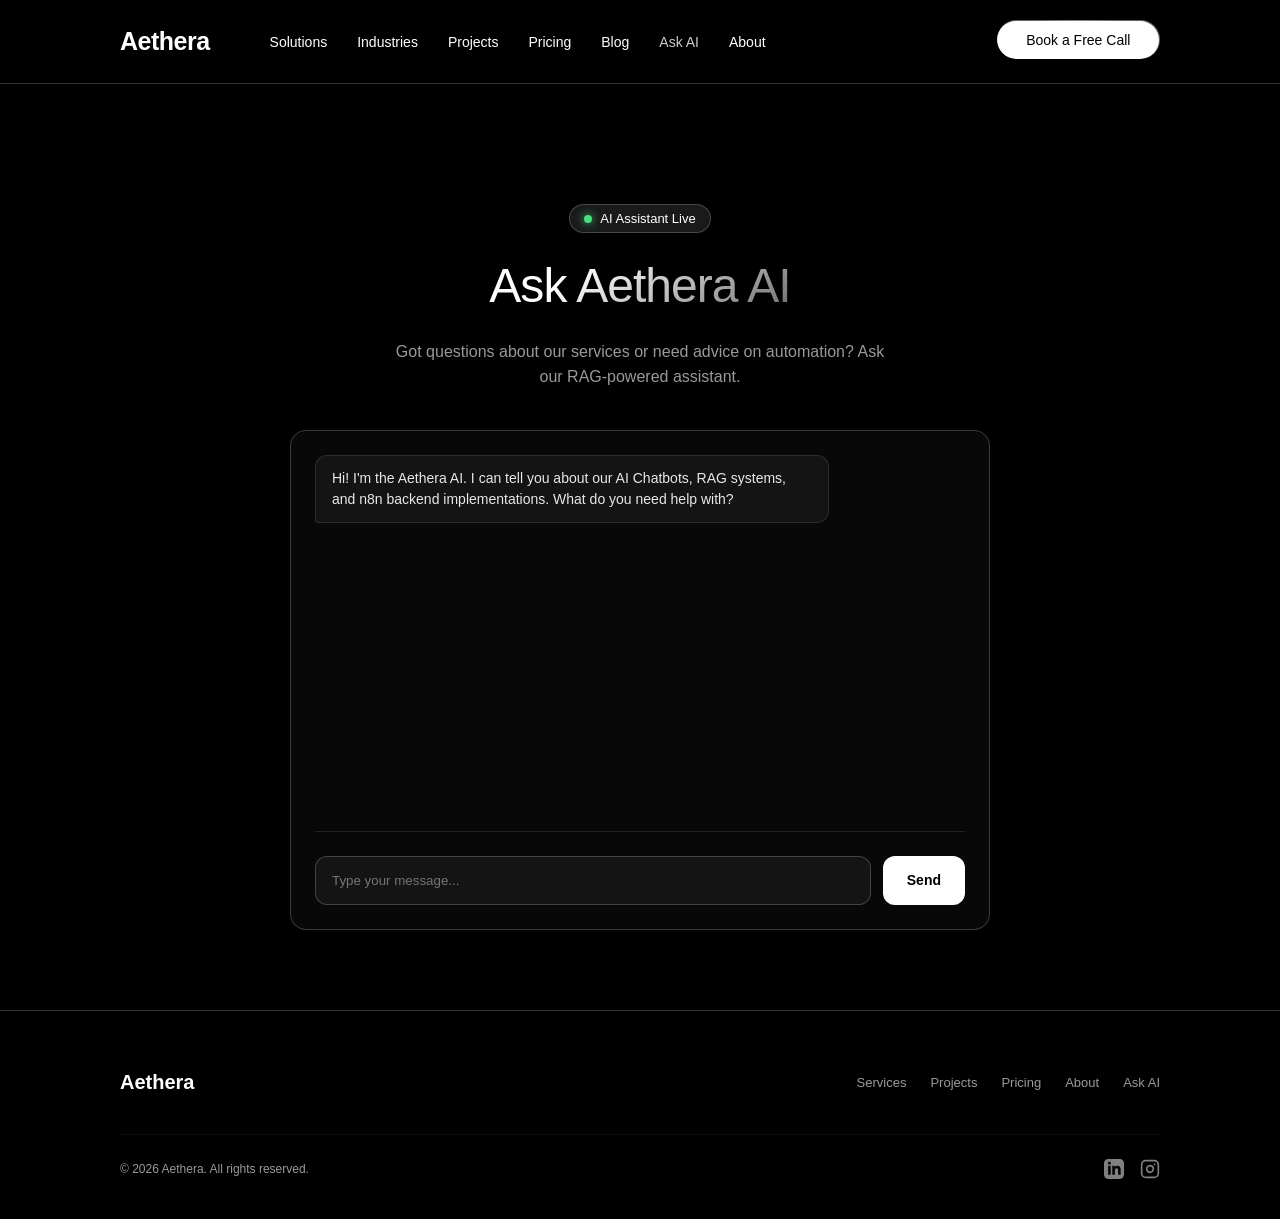
<file: chat.html>
<!DOCTYPE html>
<html lang="en">
<head>
  <link rel="stylesheet" href="css/globals.css">
  <link rel="stylesheet" href="css/components.css">
  <style>
    /* Chat Specific Styles */
    #chat-history {
      flex: 1;
      overflow-y: auto;
      display: flex;
      flex-direction: column;
      gap: 16px;
      padding-right: 8px;
    }
    .chat-msg {
      max-width: 80%;
      padding: 12px 16px;
      border-radius: 12px;
      font-size: 14px;
      line-height: 1.5;
    }
    .chat-user {
      align-self: flex-end;
      background: white;
      color: black;
      border-bottom-right-radius: 4px;
    }
    .chat-ai {
      align-self: flex-start;
      background: rgba(255,255,255,0.05);
      border: 1px solid rgba(255,255,255,0.1);
      color: rgba(255,255,255,0.9);
      border-bottom-left-radius: 4px;
    }
    .typing-dots span {
      display: inline-block;
      width: 6px; height: 6px;
      background: rgba(255,255,255,0.5);
      border-radius: 50%;
      animation: typing 1.4s infinite ease-in-out both;
      margin: 0 2px;
    }
    .typing-dots span:nth-child(1) { animation-delay: -0.32s; }
    .typing-dots span:nth-child(2) { animation-delay: -0.16s; }
    @keyframes typing {
      0%, 80%, 100% { transform: scale(0); }
      40% { transform: scale(1); }
    }
  </style>

  <meta http-equiv="X-UA-Compatible" content="IE=edge">
  <meta name="robots" content="index, follow">
  <meta name="language" content="English">

  <!-- Preconnect to external resources -->
  <link rel="preconnect" href="https://fonts.googleapis.com">
  <link rel="preconnect" href="https://cdn.jsdelivr.net">
  <link rel="dns-prefetch" href="https://api.resend.com">

  <!-- Favicon set -->
  <link rel="icon" type="image/png" sizes="32x32" href="/favicon-32x32.png">
  <link rel="icon" type="image/png" sizes="16x16" href="/favicon-16x16.png">
  <link rel="apple-touch-icon" sizes="180x180" href="/apple-touch-icon.png">
  <link rel="manifest" href="/site.webmanifest">
  <meta name="theme-color" content="#000000">

  <!-- Fonts -->
  <!-- Open Graph -->
  <!-- Twitter Card -->
  <link rel="sitemap" type="application/xml" href="/sitemap.xml">

  
  <meta charset="UTF-8">
  <meta name="viewport" content="width=device-width, initial-scale=1.0">
  <meta http-equiv="X-UA-Compatible" content="IE=edge">
  <meta name="keywords" content="n8n automation India, RAG system India, AI chatbot small business, Qdrant hybrid search, Supabase backend, AI automation agency India, real estate AI, document intelligence">
  <meta name="author" content="Nithesh Devarla">
  <meta name="robots" content="index, follow">
  <meta name="language" content="English">

  <link rel="icon" type="image/png" sizes="32x32" href="/favicon-32x32.png">
  <link rel="icon" type="image/png" sizes="16x16" href="/favicon-16x16.png">
  <link rel="apple-touch-icon" sizes="180x180" href="/apple-touch-icon.png">
  <meta name="theme-color" content="#000000">

  <!-- Performance: Preconnect & Font Loading -->
  <link rel="preconnect" href="https://api.fontshare.com" crossorigin>
  <link rel="preload" as="style" href="https://api.fontshare.com/v2/css?f[]=general-sans@400,500,600,700&display=swap">
  <link rel="stylesheet" href="https://api.fontshare.com/v2/css?f[]=general-sans@400,500,600,700&display=swap">

  <title>Ask the Aethera AI Assistant</title>
  <meta name="description" content="Chat with our AI assistant to instantly find answers about Aethera services, technical capabilities, pricing, and project timelines.">
  <link rel="canonical" href="https://aethera.in/chat.html">

  <!-- Open Graph -->
  <meta property="og:type" content="website">
  <meta property="og:site_name" content="Aethera">
  <meta property="og:title" content="Ask the Aethera AI Assistant">
  <meta property="og:description" content="Chat with our AI assistant to instantly find answers about Aethera services, technical capabilities, pricing, and project timelines.">
  <meta property="og:url" content="https://aethera.in/chat.html">
  <meta property="og:image" content="https://aethera.in/og-image.png">
  <meta property="og:image:width" content="1200">
  <meta property="og:image:height" content="630">
  <meta property="og:image:alt" content="Ask the Aethera AI Assistant">
  <meta property="og:locale" content="en_IN">

  <!-- Twitter Card -->
  <meta name="twitter:card" content="summary_large_image">
  <meta name="twitter:site" content="@__aethera__ai">
  <meta name="twitter:creator" content="@__aethera__ai">
  <meta name="twitter:title" content="Ask the Aethera AI Assistant">
  <meta name="twitter:description" content="Chat with our AI assistant to instantly find answers about Aethera services, technical capabilities, pricing, and project timelines.">
  <meta name="twitter:image" content="https://aethera.in/og-image.png">

</head>
<body class="web3-page">

  <nav class="web3-nav">
    <div class="web3-nav-left">
      <a href="index.html" class="web3-logo">Aethera</a>
      <ul class="web3-nav-links">
        <li><a href="services.html" class="web3-nav-link">Solutions</a></li>
        <li><a href="index.html#industries" class="web3-nav-link">Industries</a></li>
        <li><a href="portfolio.html" class="web3-nav-link">Projects</a></li>
        <li><a href="pricing.html" class="web3-nav-link">Pricing</a></li>
        <li><a href="blog.html" class="web3-nav-link">Blog</a></li>
        <li><a href="chat.html" class="web3-nav-link active">Ask AI</a></li>
        <li><a href="about.html" class="web3-nav-link">About</a></li>
      </ul>
    </div>
    <div class="web3-nav-right">
      <button class="hamburger" aria-label="Toggle navigation menu">
        <div class="line line-1"></div>
        <div class="line line-2"></div>
        <div class="line line-3"></div>
      </button>
      <a href="booking.html" class="pill-btn-wrapper">
        <button class="pill-btn-light">Book a Free Call</button>
      </a>
    </div>
  </nav>

  <div class="mobile-menu">
    <div class="mobile-menu-inner">
      <a href="services.html">Solutions</a>
      <a href="index.html#industries">Industries</a>
      <a href="portfolio.html">Projects</a>
      <a href="pricing.html">Pricing</a>
      <a href="blog.html">Blog</a>
      <a href="chat.html">Ask AI</a>
      <a href="about.html">About</a>
      <a href="booking.html" class="pill-btn-wrapper">
        <button class="pill-btn-light">Book a Free Call</button>
      </a>
    </div>
  </div>




  <main class="w3-container" style="padding-top: 120px; display: flex; flex-direction: column; align-items: center; min-height: 80vh;">
    
    <div style="display: flex; justify-content: center; margin-bottom: 24px;">
      <div style="display: inline-flex; align-items: center; gap: 8px; background: rgba(255,255,255,0.1); border: 1px solid rgba(255,255,255,0.2); padding: 6px 14px; border-radius: 20px; font-size: 13px; font-weight: 500;">
        <div style="width: 8px; height: 8px; background: #4ADE80; border-radius: 50%; box-shadow: 0 0 10px #4ADE80;"></div> AI Assistant Live
      </div>
    </div>

    <h1 class="w3-heading-large" style="text-align: center;">Ask Aethera AI</h1>
    <p class="w3-text-muted" style="text-align: center; max-width: 500px; margin: 0 auto 40px;">
      Got questions about our services or need advice on automation? Ask our RAG-powered assistant.
    </p>

    <!-- Chat Interface -->
    <div class="w3-card" style="width: 100%; max-width: 700px; height: 500px; display: flex; flex-direction: column; padding: 24px;">
      
      <div id="chat-history">
        <div class="chat-msg chat-ai">
          Hi! I'm the Aethera AI. I can tell you about our AI Chatbots, RAG systems, and n8n backend implementations. What do you need help with?
        </div>
      </div>

      <div style="margin-top: 24px; border-top: 1px solid rgba(255,255,255,0.1); padding-top: 24px; display: flex; gap: 12px;">
        <input type="text" id="chat-input" placeholder="Type your message..." style="flex: 1; background: rgba(255,255,255,0.05); border: 1px solid rgba(255,255,255,0.2); padding: 16px; border-radius: 12px; color: white; outline: none; font-family: var(--font-general);">
        <button id="chat-send-btn" class="w3-btn-pill-inner-light" style="padding: 0 24px; border-radius: 12px; cursor: pointer; border: none; font-weight: bold;">Send</button>
      </div>

    </div>

  </main>

  <footer class="w3-footer">
    <div class="w3-footer-inner">
      <div class="w3-footer-logo">Aethera</div>
      <div class="w3-footer-links">
        <a href="services.html">Services</a>
        <a href="portfolio.html">Projects</a>
        <a href="pricing.html">Pricing</a>
        <a href="about.html">About</a>
        <a href="chat.html">Ask AI</a>
      </div>
    </div>
        <div class="w3-footer-bottom" style="display: flex; flex-wrap: wrap; justify-content: space-between; align-items: center; gap: 16px; padding-top: 24px; border-top: 1px solid rgba(255,255,255,0.05);">
      <div>© 2026 Aethera. All rights reserved.</div>
      <div style="display: flex; gap: 16px; align-items: center;">
        <a href="https://www.linkedin.com/in/nithesh-devarla-7a887a358?utm_source=share_via&utm_content=profile&utm_medium=member_android" target="_blank" style="color: rgba(255,255,255,0.5); text-decoration: none; display: flex;" onmouseover="this.style.color='white'" onmouseout="this.style.color='rgba(255,255,255,0.5)'">
          <svg xmlns="http://www.w3.org/2000/svg" width="20" height="20" viewBox="0 0 24 24" fill="currentColor"><path d="M19 0h-14c-2.761 0-5 2.239-5 5v14c0 2.761 2.239 5 5 5h14c2.762 0 5-2.239 5-5v-14c0-2.761-2.238-5-5-5zm-11 19h-3v-11h3v11zm-1.5-12.268c-.966 0-1.75-.79-1.75-1.764s.784-1.764 1.75-1.764 1.75.79 1.75 1.764-.783 1.764-1.75 1.764zm13.5 12.268h-3v-5.604c0-3.368-4-3.113-4 0v5.604h-3v-11h3v1.765c1.396-2.586 7-2.777 7 2.476v6.759z"/></svg>
        </a>
        <a href="https://www.instagram.com/__aethera__ai/" target="_blank" style="color: rgba(255,255,255,0.5); text-decoration: none; display: flex;" onmouseover="this.style.color='white'" onmouseout="this.style.color='rgba(255,255,255,0.5)'">
          <svg xmlns="http://www.w3.org/2000/svg" width="20" height="20" viewBox="0 0 24 24" fill="none" stroke="currentColor" stroke-width="2" stroke-linecap="round" stroke-linejoin="round"><rect x="2" y="2" width="20" height="20" rx="5" ry="5"></rect><path d="M16 11.37A4 4 0 1 1 12.63 8 4 4 0 0 1 16 11.37z"></path><line x1="17.5" y1="6.5" x2="17.51" y2="6.5"></line></svg>
        </a>
      </div>
    </div>
  </footer>

  <script src="js/config.js" defer></script>
  <script src="js/main.js" defer></script>
  <script src="js/chat.js" defer></script>
</body>
</html>
</file>
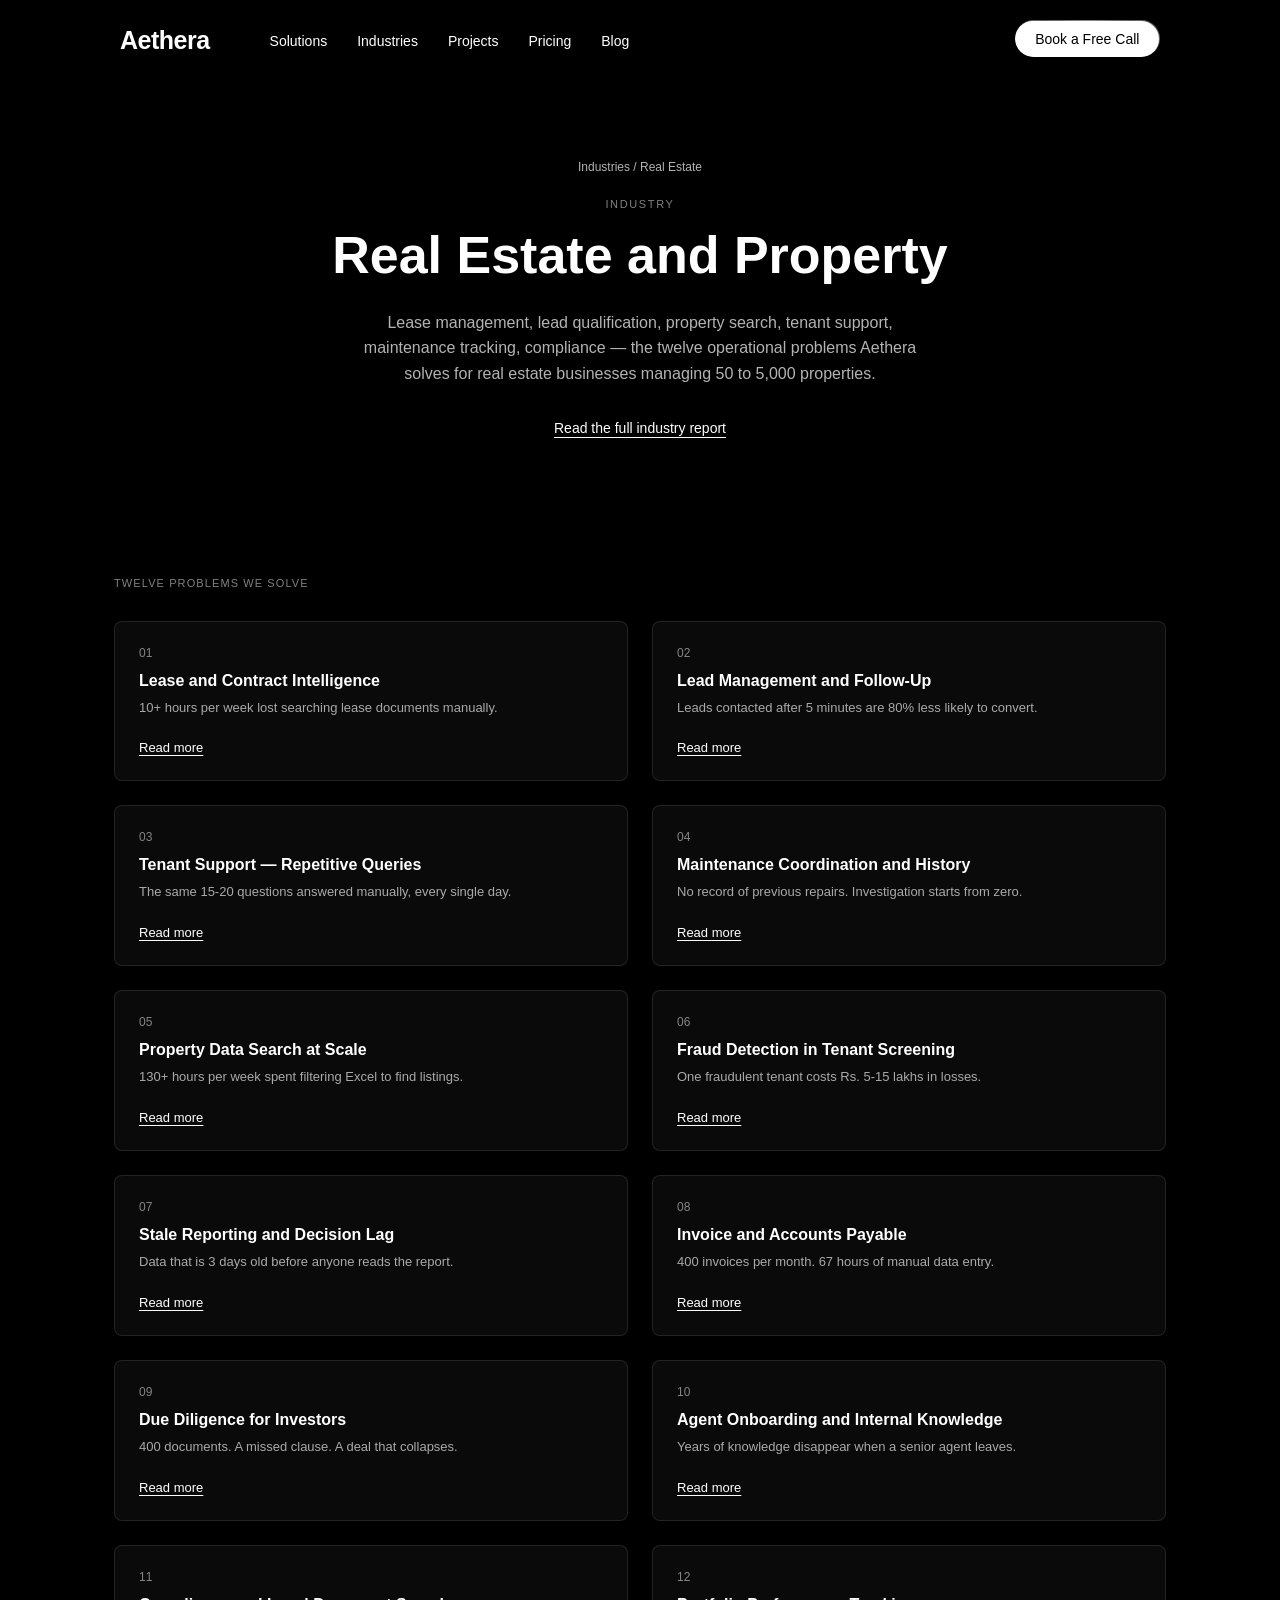
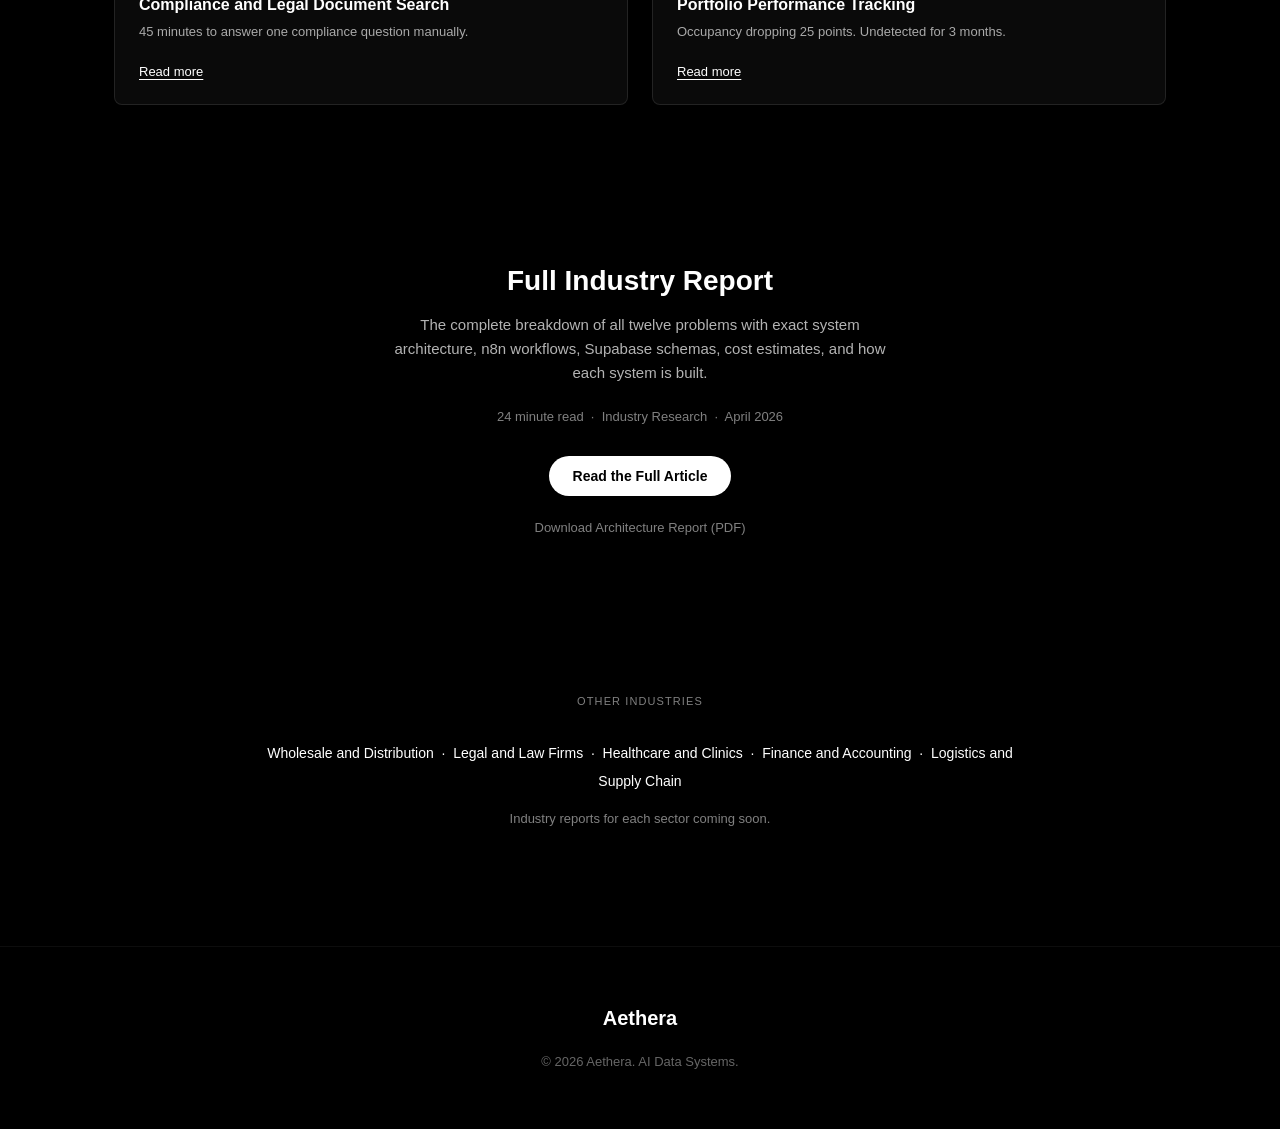
<file: industry-real-estate.html>
<!DOCTYPE html>
<html lang="en">
<head>
  <link rel="stylesheet" href="css/globals.css">
  <link rel="stylesheet" href="css/components.css">
  
  <style>
    body {
      background-color: #000000;
      color: #FFFFFF;
      font-family: 'General Sans', sans-serif;
      margin: 0;
      padding: 0;
    }

    .clean-container {
      max-width: 680px;
      margin: 0 auto;
      padding: 0 24px;
    }

    /* Hero */
    .hero-section {
      padding-top: 160px;
      padding-bottom: 80px;
      text-align: center;
    }

    .breadcrumb {
      font-size: 12px;
      color: rgba(255,255,255,0.70);
      margin-bottom: 24px;
    }

    .industry-label {
      font-size: 11px;
      text-transform: uppercase;
      letter-spacing: 0.15em;
      color: rgba(255,255,255,0.50);
      margin-bottom: 16px;
      display: block;
    }

    .hero-h1 {
      font-size: 52px;
      font-weight: 700;
      line-height: 1.15;
      color: #FFFFFF;
      margin: 0 0 24px 0;
    }

    .hero-subtitle {
      font-size: 16px;
      color: rgba(255,255,255,0.70);
      line-height: 1.6;
      max-width: 560px;
      margin: 0 auto 32px auto;
    }

    .hero-link {
      font-size: 14px;
      color: #FFFFFF;
      text-decoration: underline;
      text-underline-offset: 4px;
    }

    /* Grid Section */
    .grid-section {
      padding: 60px 24px;
      max-width: 1100px;
      margin: 0 auto;
    }

    .section-label {
      font-size: 11px;
      text-transform: uppercase;
      color: rgba(255,255,255,0.50);
      margin-bottom: 32px;
      display: block;
      letter-spacing: 0.1em;
    }

    .problems-grid {
      display: grid;
      grid-template-columns: repeat(2, 1fr);
      gap: 24px;
    }

    .problem-card {
      background: rgba(255,255,255,0.04);
      border: 1px solid rgba(255,255,255,0.10);
      border-radius: 8px;
      padding: 24px;
      text-decoration: none;
      display: block;
      cursor: pointer;
      transition: border-color 0.2s ease;
    }

    .problem-card:hover {
      border-color: rgba(255,255,255,0.30);
    }

    .card-number {
      font-size: 12px;
      color: rgba(255,255,255,0.50);
      margin-bottom: 12px;
      display: block;
    }

    .card-title {
      font-size: 16px;
      font-weight: 600;
      color: #FFFFFF;
      margin: 0 0 8px 0;
    }

    .card-body {
      font-size: 13px;
      color: rgba(255,255,255,0.65);
      line-height: 1.6;
      margin: 0 0 20px 0;
    }

    .card-link {
      font-size: 13px;
      color: #FFFFFF;
      text-decoration: underline;
      text-underline-offset: 3px;
    }

    /* Article Link Block */
    .article-block {
      text-align: center;
      padding: 100px 24px;
    }

    .article-block h2 {
      font-size: 28px;
      color: #FFFFFF;
      font-weight: 600;
      margin: 0 0 16px 0;
    }

    .article-block p {
      font-size: 15px;
      color: rgba(255,255,255,0.70);
      line-height: 1.6;
      max-width: 520px;
      margin: 0 auto 24px auto;
    }

    .article-meta {
      font-size: 13px;
      color: rgba(255,255,255,0.50);
      margin-bottom: 32px;
    }

    .btn-pill-white {
      display: inline-block;
      background: #FFFFFF;
      color: #000000;
      font-weight: 600;
      font-size: 14px;
      padding: 12px 24px;
      border-radius: 30px;
      text-decoration: none;
      margin-bottom: 24px;
      transition: opacity 0.2s;
    }

    .btn-pill-white:hover {
      opacity: 0.9;
    }

    .download-link {
      display: block;
      font-size: 13px;
      color: rgba(255,255,255,0.50);
      text-decoration: none;
    }

    .download-link:hover {
      color: #FFFFFF;
    }

    /* Other Industries */
    .other-industries {
      padding: 60px 24px 120px 24px;
      text-align: center;
      max-width: 800px;
      margin: 0 auto;
    }

    .other-industries-list {
      font-size: 14px;
      color: #FFFFFF;
      line-height: 2;
      margin-bottom: 16px;
    }

    .other-industries-list a {
      color: #FFFFFF;
      text-decoration: none;
      transition: opacity 0.2s;
    }

    .other-industries-list a:hover {
      opacity: 0.7;
    }

    .coming-soon {
      font-size: 13px;
      color: rgba(255,255,255,0.50);
    }

    @media (max-width: 768px) {
      .hero-h1 {
        font-size: 34px;
      }
      .problems-grid {
        grid-template-columns: 1fr;
      }
    }
  </style>

  <meta charset="UTF-8">
  <meta name="viewport" content="width=device-width, initial-scale=1.0">
  <meta http-equiv="X-UA-Compatible" content="IE=edge">
  <meta name="keywords" content="n8n automation India, RAG system India, AI chatbot small business, Qdrant hybrid search, Supabase backend, AI automation agency India, real estate AI, document intelligence">
  <meta name="author" content="Nithesh Devarla">
  <meta name="robots" content="index, follow">
  <meta name="language" content="English">

  <link rel="icon" type="image/png" sizes="32x32" href="/favicon-32x32.png">
  <link rel="icon" type="image/png" sizes="16x16" href="/favicon-16x16.png">
  <link rel="apple-touch-icon" sizes="180x180" href="/apple-touch-icon.png">
  <meta name="theme-color" content="#000000">

  <!-- Performance: Preconnect & Font Loading -->
  <link rel="preconnect" href="https://api.fontshare.com" crossorigin>
  <link rel="preload" as="style" href="https://api.fontshare.com/v2/css?f[]=general-sans@400,500,600,700&display=swap">
  <link rel="stylesheet" href="https://api.fontshare.com/v2/css?f[]=general-sans@400,500,600,700&display=swap">

  <title>AI Automation for Real Estate | Automate Leasing & Property Management</title>
  <meta name="description" content="Discover 12 powerful AI automation systems for real estate: lease intelligence, instant lead follow-up, and automated maintenance tracking using n8n and RAG.">
  <link rel="canonical" href="https://aethera.in/industry-real-estate.html">

  <!-- Open Graph -->
  <meta property="og:type" content="website">
  <meta property="og:site_name" content="Aethera">
  <meta property="og:title" content="AI Automation for Real Estate | Automate Leasing & Property Management">
  <meta property="og:description" content="Discover 12 powerful AI automation systems for real estate: lease intelligence, instant lead follow-up, and automated maintenance tracking using n8n and RAG.">
  <meta property="og:url" content="https://aethera.in/industry-real-estate.html">
  <meta property="og:image" content="https://aethera.in/og-image.png">
  <meta property="og:image:width" content="1200">
  <meta property="og:image:height" content="630">
  <meta property="og:image:alt" content="AI Automation for Real Estate | Automate Leasing & Property Management">
  <meta property="og:locale" content="en_IN">

  <!-- Twitter Card -->
  <meta name="twitter:card" content="summary_large_image">
  <meta name="twitter:site" content="@__aethera__ai">
  <meta name="twitter:creator" content="@__aethera__ai">
  <meta name="twitter:title" content="AI Automation for Real Estate | Automate Leasing & Property Management">
  <meta name="twitter:description" content="Discover 12 powerful AI automation systems for real estate: lease intelligence, instant lead follow-up, and automated maintenance tracking using n8n and RAG.">
  <meta name="twitter:image" content="https://aethera.in/og-image.png">

</head>
<body>

  <!-- Navbar -->
  <nav class="web3-nav web3-nav-transparent">
    <div class="web3-nav-left">
      <a href="index.html" class="web3-logo">Aethera</a>
      <ul class="web3-nav-links">
        <li><a href="services.html" class="web3-nav-link">Solutions</a></li>
        <li><a href="index.html#industries" class="web3-nav-link">Industries</a></li>
        <li><a href="portfolio.html" class="web3-nav-link">Projects</a></li>
        <li><a href="pricing.html" class="web3-nav-link">Pricing</a></li>
        <li><a href="blog.html" class="web3-nav-link">Blog</a></li>
      </ul>
    </div>
    <div class="web3-nav-right">
      <button class="hamburger" aria-label="Toggle navigation menu">
        <div class="line line-1"></div>
        <div class="line line-2"></div>
        <div class="line line-3"></div>
      </button>
      <a href="booking.html" class="pill-btn-wrapper" style="text-decoration: none;">
        <div style="background: white; color: black; padding: 10px 20px; border-radius: 30px; font-weight: 500; font-size: 14px;">Book a Free Call</div>
      </a>
    </div>
  </nav>

  <div class="mobile-menu">
    <div class="mobile-menu-inner">
      <a href="services.html">Solutions</a>
      <a href="index.html#industries">Industries</a>
      <a href="portfolio.html">Projects</a>
      <a href="pricing.html">Pricing</a>
      <a href="blog.html">Blog</a>
      <a href="booking.html" class="pill-btn-wrapper" style="text-decoration: none; margin-top: 20px; display: inline-block;">
        <div style="background: white; color: black; padding: 10px 20px; border-radius: 30px; font-weight: 500; font-size: 14px;">Book a Free Call</div>
      </a>
    </div>
  </div>

  <!-- Hero Section -->
  <main class="hero-section clean-container">
    <div class="breadcrumb">Industries / Real Estate</div>
    <span class="industry-label">INDUSTRY</span>
    <h1 class="hero-h1">Real Estate and Property</h1>
    <p class="hero-subtitle">
      Lease management, lead qualification, property search, 
      tenant support, maintenance tracking, compliance — 
      the twelve operational problems Aethera solves for 
      real estate businesses managing 50 to 5,000 properties.
    </p>
    <a href="blog-post-03-real-estate.html" class="hero-link">Read the full industry report</a>
  </main>

  <!-- 12 Problems Grid -->
  <section class="grid-section">
    <span class="section-label">TWELVE PROBLEMS WE SOLVE</span>
    <div class="problems-grid">
      
      <a href="blog-post-03-real-estate.html#solution-01" class="problem-card">
        <span class="card-number">01</span>
        <h3 class="card-title">Lease and Contract Intelligence</h3>
        <p class="card-body">10+ hours per week lost searching lease documents manually.</p>
        <span class="card-link">Read more</span>
      </a>

      <a href="blog-post-03-real-estate.html#solution-02" class="problem-card">
        <span class="card-number">02</span>
        <h3 class="card-title">Lead Management and Follow-Up</h3>
        <p class="card-body">Leads contacted after 5 minutes are 80% less likely to convert.</p>
        <span class="card-link">Read more</span>
      </a>

      <a href="blog-post-03-real-estate.html#solution-03" class="problem-card">
        <span class="card-number">03</span>
        <h3 class="card-title">Tenant Support — Repetitive Queries</h3>
        <p class="card-body">The same 15-20 questions answered manually, every single day.</p>
        <span class="card-link">Read more</span>
      </a>

      <a href="blog-post-03-real-estate.html#solution-04" class="problem-card">
        <span class="card-number">04</span>
        <h3 class="card-title">Maintenance Coordination and History</h3>
        <p class="card-body">No record of previous repairs. Investigation starts from zero.</p>
        <span class="card-link">Read more</span>
      </a>

      <a href="blog-post-03-real-estate.html#solution-05" class="problem-card">
        <span class="card-number">05</span>
        <h3 class="card-title">Property Data Search at Scale</h3>
        <p class="card-body">130+ hours per week spent filtering Excel to find listings.</p>
        <span class="card-link">Read more</span>
      </a>

      <a href="blog-post-03-real-estate.html#solution-06" class="problem-card">
        <span class="card-number">06</span>
        <h3 class="card-title">Fraud Detection in Tenant Screening</h3>
        <p class="card-body">One fraudulent tenant costs Rs. 5-15 lakhs in losses.</p>
        <span class="card-link">Read more</span>
      </a>

      <a href="blog-post-03-real-estate.html#solution-07" class="problem-card">
        <span class="card-number">07</span>
        <h3 class="card-title">Stale Reporting and Decision Lag</h3>
        <p class="card-body">Data that is 3 days old before anyone reads the report.</p>
        <span class="card-link">Read more</span>
      </a>

      <a href="blog-post-03-real-estate.html#solution-08" class="problem-card">
        <span class="card-number">08</span>
        <h3 class="card-title">Invoice and Accounts Payable</h3>
        <p class="card-body">400 invoices per month. 67 hours of manual data entry.</p>
        <span class="card-link">Read more</span>
      </a>

      <a href="blog-post-03-real-estate.html#solution-09" class="problem-card">
        <span class="card-number">09</span>
        <h3 class="card-title">Due Diligence for Investors</h3>
        <p class="card-body">400 documents. A missed clause. A deal that collapses.</p>
        <span class="card-link">Read more</span>
      </a>

      <a href="blog-post-03-real-estate.html#solution-10" class="problem-card">
        <span class="card-number">10</span>
        <h3 class="card-title">Agent Onboarding and Internal Knowledge</h3>
        <p class="card-body">Years of knowledge disappear when a senior agent leaves.</p>
        <span class="card-link">Read more</span>
      </a>

      <a href="blog-post-03-real-estate.html#solution-11" class="problem-card">
        <span class="card-number">11</span>
        <h3 class="card-title">Compliance and Legal Document Search</h3>
        <p class="card-body">45 minutes to answer one compliance question manually.</p>
        <span class="card-link">Read more</span>
      </a>

      <a href="blog-post-03-real-estate.html#solution-12" class="problem-card">
        <span class="card-number">12</span>
        <h3 class="card-title">Portfolio Performance Tracking</h3>
        <p class="card-body">Occupancy dropping 25 points. Undetected for 3 months.</p>
        <span class="card-link">Read more</span>
      </a>

    </div>
  </section>

  <!-- Article Link Section -->
  <section class="article-block">
    <h2>Full Industry Report</h2>
    <p>
      The complete breakdown of all twelve problems with exact 
      system architecture, n8n workflows, Supabase schemas, 
      cost estimates, and how each system is built.
    </p>
    <div class="article-meta">
      24 minute read &nbsp;&middot;&nbsp; Industry Research &nbsp;&middot;&nbsp; April 2026
    </div>
    <a href="blog-post-03-real-estate.html" class="btn-pill-white">Read the Full Article</a>
    <a href="#" class="download-link">Download Architecture Report (PDF)</a>
  </section>

  <!-- Other Industries -->
  <section class="other-industries">
    <span class="section-label">OTHER INDUSTRIES</span>
    <div class="other-industries-list">
      <a href="#">Wholesale and Distribution</a> &nbsp;&middot;&nbsp; 
      <a href="#">Legal and Law Firms</a> &nbsp;&middot;&nbsp; 
      <a href="#">Healthcare and Clinics</a> &nbsp;&middot;&nbsp; 
      <a href="#">Finance and Accounting</a> &nbsp;&middot;&nbsp; 
      <a href="#">Logistics and Supply Chain</a>
    </div>
    <div class="coming-soon">
      Industry reports for each sector coming soon.
    </div>
  </section>

  <!-- Simple Footer for consistency -->
  <footer style="padding: 60px 24px; text-align: center; border-top: 1px solid rgba(255,255,255,0.05);">
    <div style="margin-bottom: 24px;">
      <a href="index.html" style="color: white; text-decoration: none; font-weight: 600; font-size: 20px;">Aethera</a>
    </div>
    <p style="color: rgba(255,255,255,0.4); font-size: 13px;">
      &copy; 2026 Aethera. AI Data Systems.
    </p>
  </footer>

  <script src="js/main.js" defer></script>
</body>
</html>
</file>
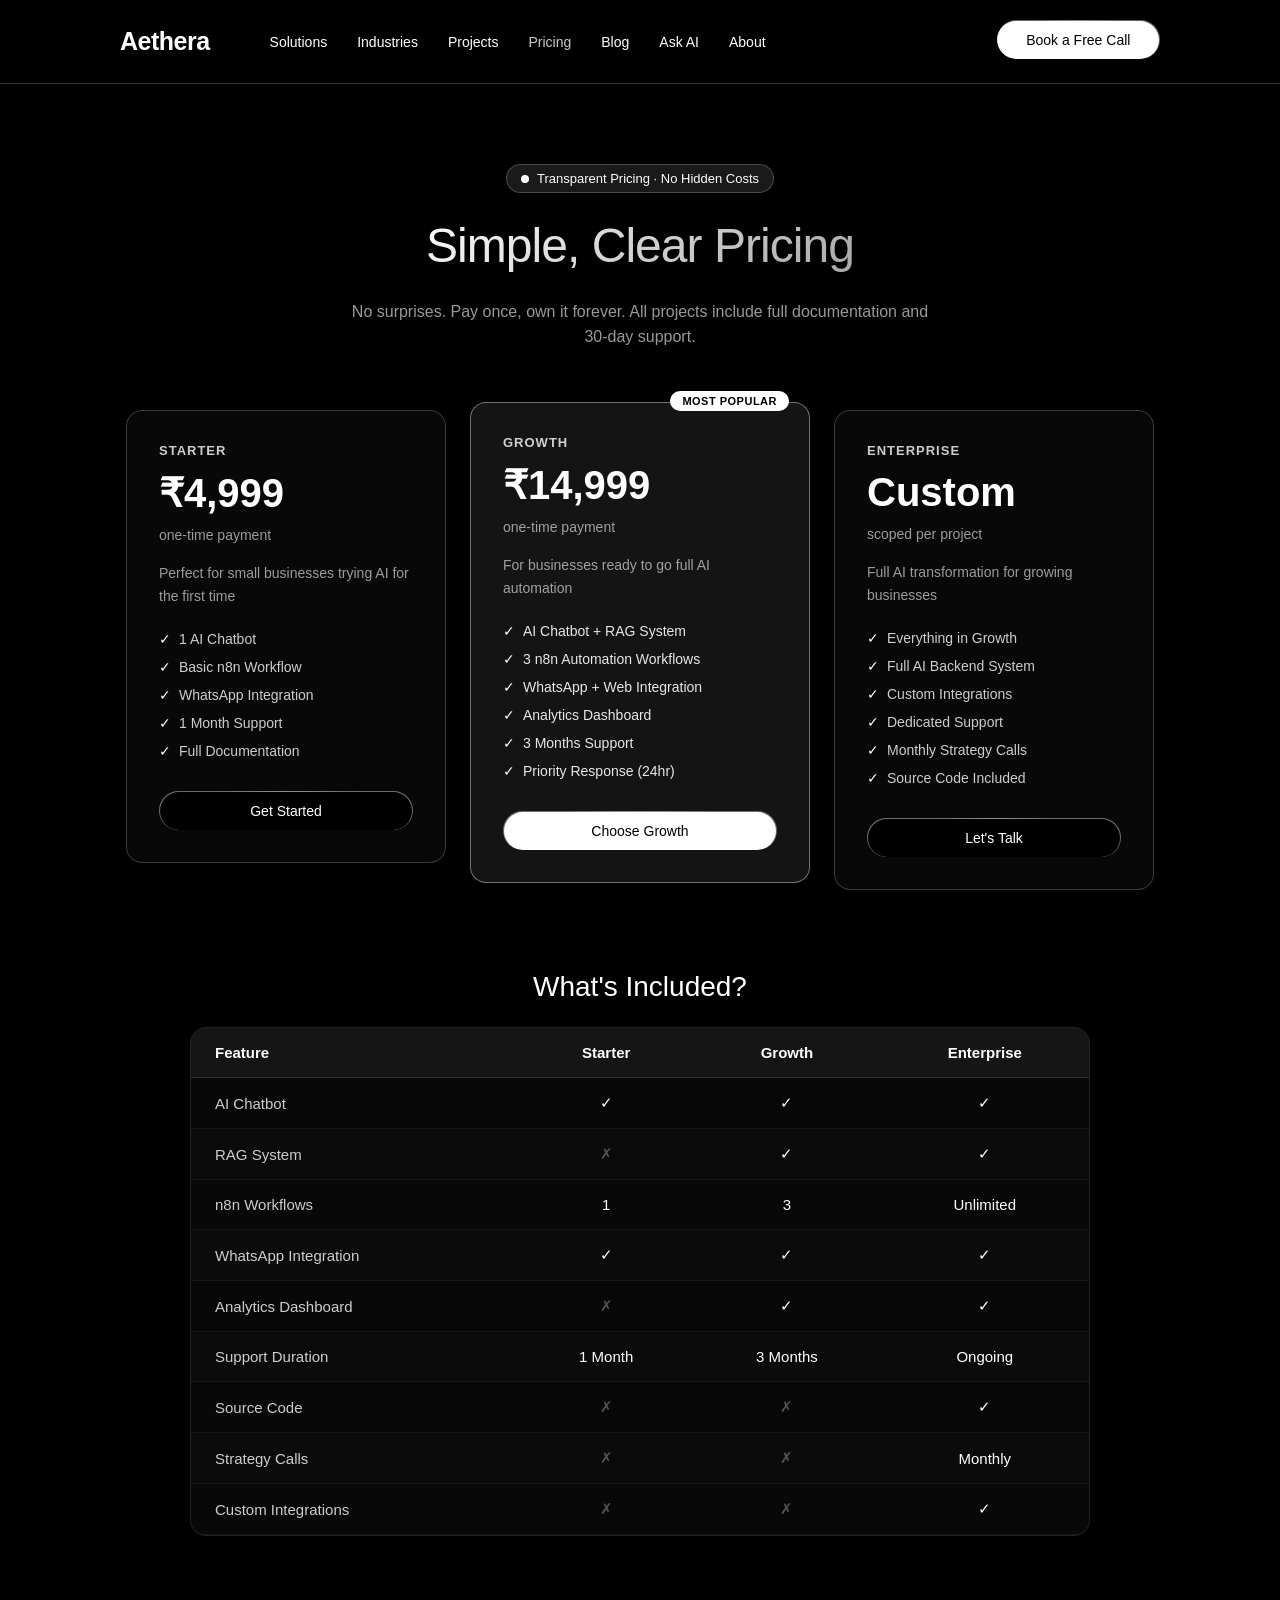
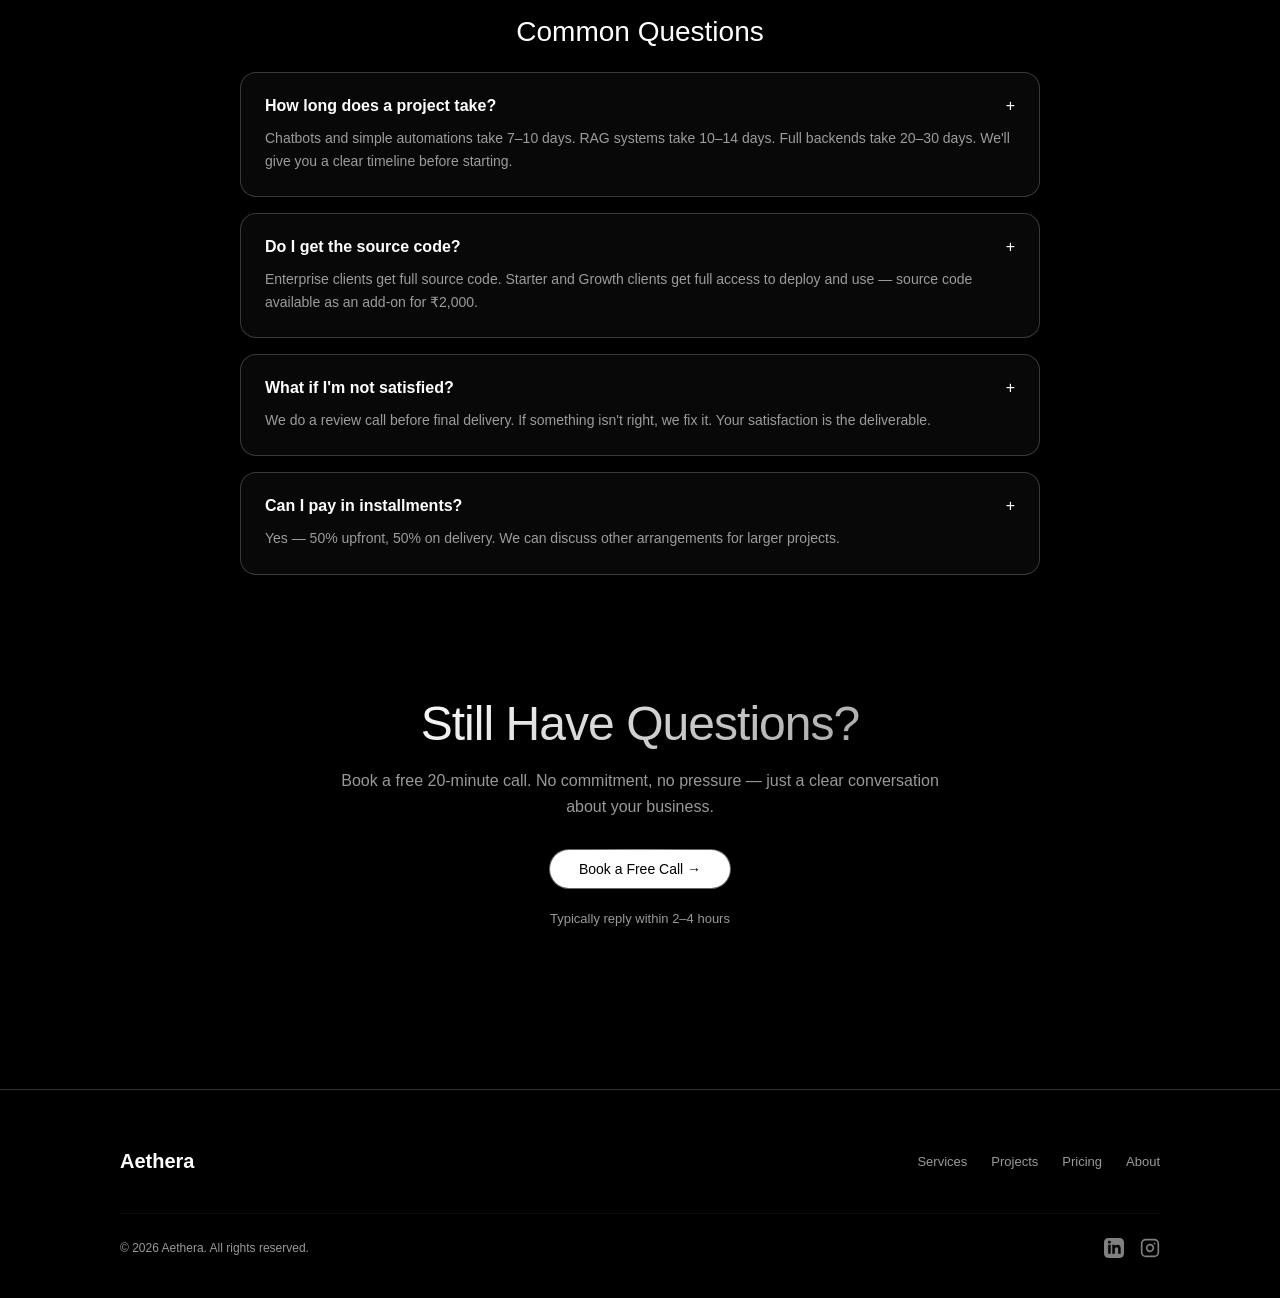
<file: pricing.html>
<!DOCTYPE html>
<html lang="en">
<head>
  <link rel="stylesheet" href="css/globals.css">
  <link rel="stylesheet" href="css/components.css">

  <meta http-equiv="X-UA-Compatible" content="IE=edge">
  <meta name="robots" content="index, follow">
  <meta name="language" content="English">

  <!-- Preconnect to external resources -->
  <link rel="preconnect" href="https://fonts.googleapis.com">
  <link rel="preconnect" href="https://cdn.jsdelivr.net">
  <link rel="dns-prefetch" href="https://api.resend.com">

  <!-- Favicon set -->
  <link rel="icon" type="image/png" sizes="32x32" href="/favicon-32x32.png">
  <link rel="icon" type="image/png" sizes="16x16" href="/favicon-16x16.png">
  <link rel="apple-touch-icon" sizes="180x180" href="/apple-touch-icon.png">
  <link rel="manifest" href="/site.webmanifest">
  <meta name="theme-color" content="#000000">

  <!-- Fonts -->
  <!-- Open Graph -->
  <!-- Twitter Card -->
  <link rel="sitemap" type="application/xml" href="/sitemap.xml">

  
  <meta charset="UTF-8">
  <meta name="viewport" content="width=device-width, initial-scale=1.0">
  <meta http-equiv="X-UA-Compatible" content="IE=edge">
  <meta name="keywords" content="n8n automation India, RAG system India, AI chatbot small business, Qdrant hybrid search, Supabase backend, AI automation agency India, real estate AI, document intelligence">
  <meta name="author" content="Nithesh Devarla">
  <meta name="robots" content="index, follow">
  <meta name="language" content="English">

  <link rel="icon" type="image/png" sizes="32x32" href="/favicon-32x32.png">
  <link rel="icon" type="image/png" sizes="16x16" href="/favicon-16x16.png">
  <link rel="apple-touch-icon" sizes="180x180" href="/apple-touch-icon.png">
  <meta name="theme-color" content="#000000">

  <!-- Performance: Preconnect & Font Loading -->
  <link rel="preconnect" href="https://api.fontshare.com" crossorigin>
  <link rel="preload" as="style" href="https://api.fontshare.com/v2/css?f[]=general-sans@400,500,600,700&display=swap">
  <link rel="stylesheet" href="https://api.fontshare.com/v2/css?f[]=general-sans@400,500,600,700&display=swap">

  <title>AI Automation Pricing | Transparent Costs from ₹4,999 — Aethera</title>
  <meta name="description" content="Clear, transparent pricing for AI automation. Starter bots from ₹4,999, custom RAG systems from ₹14,999. Includes deployment and 30-day support.">
  <link rel="canonical" href="https://aethera.in/pricing.html">

  <!-- Open Graph -->
  <meta property="og:type" content="website">
  <meta property="og:site_name" content="Aethera">
  <meta property="og:title" content="AI Automation Pricing | Transparent Costs from ₹4,999 — Aethera">
  <meta property="og:description" content="Clear, transparent pricing for AI automation. Starter bots from ₹4,999, custom RAG systems from ₹14,999. Includes deployment and 30-day support.">
  <meta property="og:url" content="https://aethera.in/pricing.html">
  <meta property="og:image" content="https://aethera.in/og-image.png">
  <meta property="og:image:width" content="1200">
  <meta property="og:image:height" content="630">
  <meta property="og:image:alt" content="AI Automation Pricing | Transparent Costs from ₹4,999 — Aethera">
  <meta property="og:locale" content="en_IN">

  <!-- Twitter Card -->
  <meta name="twitter:card" content="summary_large_image">
  <meta name="twitter:site" content="@__aethera__ai">
  <meta name="twitter:creator" content="@__aethera__ai">
  <meta name="twitter:title" content="AI Automation Pricing | Transparent Costs from ₹4,999 — Aethera">
  <meta name="twitter:description" content="Clear, transparent pricing for AI automation. Starter bots from ₹4,999, custom RAG systems from ₹14,999. Includes deployment and 30-day support.">
  <meta name="twitter:image" content="https://aethera.in/og-image.png">

</head>
<body class="web3-page">

  <nav class="web3-nav">
    <div class="web3-nav-left">
      <a href="index.html" class="web3-logo">Aethera</a>
      <ul class="web3-nav-links">
        <li><a href="services.html" class="web3-nav-link">Solutions</a></li>
        <li><a href="index.html#industries" class="web3-nav-link">Industries</a></li>
        <li><a href="portfolio.html" class="web3-nav-link">Projects</a></li>
        <li><a href="pricing.html" class="web3-nav-link active">Pricing</a></li>
        <li><a href="blog.html" class="web3-nav-link">Blog</a></li>
        <li><a href="chat.html" class="web3-nav-link">Ask AI</a></li>
        <li><a href="about.html" class="web3-nav-link">About</a></li>
      </ul>
    </div>
    <div class="web3-nav-right">
      <button class="hamburger" aria-label="Toggle navigation menu">
        <div class="line line-1"></div>
        <div class="line line-2"></div>
        <div class="line line-3"></div>
      </button>
      <a href="booking.html" class="pill-btn-wrapper">
        <button class="pill-btn-light">Book a Free Call</button>
      </a>
    </div>
  </nav>

  <div class="mobile-menu">
    <div class="mobile-menu-inner">
      <a href="services.html">Solutions</a>
      <a href="index.html#industries">Industries</a>
      <a href="portfolio.html">Projects</a>
      <a href="pricing.html">Pricing</a>
      <a href="blog.html">Blog</a>
      <a href="chat.html">Ask AI</a>
      <a href="about.html">About</a>
      <a href="booking.html" class="pill-btn-wrapper">
        <button class="pill-btn-light">Book a Free Call</button>
      </a>
    </div>
  </div>




  <main class="w3-container" style="padding-top: 80px;">
    <div style="display: flex; justify-content: center; margin-bottom: 24px;">
      <div style="display: inline-flex; align-items: center; gap: 8px; background: rgba(255,255,255,0.1); border: 1px solid rgba(255,255,255,0.2); padding: 6px 14px; border-radius: 20px; font-size: 13px; font-weight: 500;">
        <div style="width: 8px; height: 8px; background: white; border-radius: 50%;"></div> Transparent Pricing · No Hidden Costs
      </div>
    </div>

    <h1 class="w3-heading-large" style="text-align: center;">Simple, Clear Pricing</h1>
    <p class="w3-text-muted" style="text-align: center; max-width: 600px; margin: 0 auto 60px;">
      No surprises. Pay once, own it forever. All projects include full documentation and 30-day support.
    </p>

    <!-- Pricing Grid -->
    <div style="display: flex; gap: 24px; justify-content: center; margin-bottom: 80px; flex-wrap: wrap; align-items: flex-start;">
      
      <!-- Tier 1 -->
      <div class="w3-card" style="width: 320px; display: flex; flex-direction: column;">
        <span style="font-size: 13px; font-weight: 600; color: rgba(255,255,255,0.8); margin-bottom: 12px; letter-spacing: 1px;">STARTER</span>
        <div style="display: flex; align-items: baseline; margin-bottom: 8px;">
          <span style="font-size: 40px; font-weight: bold; color: white;">₹4,999</span>
        </div>
        <div class="w3-text-muted" style="font-size: 14px; margin-bottom: 16px;">one-time payment</div>
        <p class="w3-text-muted" style="font-size: 14px; margin-bottom: 24px; min-height: 40px;">
          Perfect for small businesses trying AI for the first time
        </p>
        
        <ul style="list-style: none; display: flex; flex-direction: column; gap: 12px; margin-bottom: 32px; flex: 1;">
          <li style="font-size: 14px; color: rgba(255,255,255,0.8); display: flex; gap: 8px;"><span style="color: white;">✓</span> 1 AI Chatbot</li>
          <li style="font-size: 14px; color: rgba(255,255,255,0.8); display: flex; gap: 8px;"><span style="color: white;">✓</span> Basic n8n Workflow</li>
          <li style="font-size: 14px; color: rgba(255,255,255,0.8); display: flex; gap: 8px;"><span style="color: white;">✓</span> WhatsApp Integration</li>
          <li style="font-size: 14px; color: rgba(255,255,255,0.8); display: flex; gap: 8px;"><span style="color: white;">✓</span> 1 Month Support</li>
          <li style="font-size: 14px; color: rgba(255,255,255,0.8); display: flex; gap: 8px;"><span style="color: white;">✓</span> Full Documentation</li>
        </ul>
        <a href="booking.html" class="w3-btn-pill" style="width: 100%;">
          <button class="w3-btn-pill-inner-dark" style="width: 100%;">Get Started</button>
        </a>
      </div>

      <!-- Tier 2 (Most Popular) -->
      <div class="w3-card" style="width: 340px; display: flex; flex-direction: column; border-color: rgba(255,255,255,0.4); transform: translateY(-8px); position: relative; background: rgba(255,255,255,0.08);">
        <div style="position: absolute; top: -12px; right: 20px; background: white; color: black; font-size: 11px; font-weight: bold; padding: 4px 12px; border-radius: 20px; letter-spacing: 0.5px;">MOST POPULAR</div>
        
        <span style="font-size: 13px; font-weight: 600; color: rgba(255,255,255,0.8); margin-bottom: 12px; letter-spacing: 1px;">GROWTH</span>
        <div style="display: flex; align-items: baseline; margin-bottom: 8px;">
          <span style="font-size: 40px; font-weight: bold; color: white;">₹14,999</span>
        </div>
        <div class="w3-text-muted" style="font-size: 14px; margin-bottom: 16px;">one-time payment</div>
        <p class="w3-text-muted" style="font-size: 14px; margin-bottom: 24px; min-height: 40px;">
          For businesses ready to go full AI automation
        </p>
        
        <ul style="list-style: none; display: flex; flex-direction: column; gap: 12px; margin-bottom: 32px; flex: 1;">
          <li style="font-size: 14px; color: rgba(255,255,255,0.9); display: flex; gap: 8px;"><span style="color: white;">✓</span> AI Chatbot + RAG System</li>
          <li style="font-size: 14px; color: rgba(255,255,255,0.9); display: flex; gap: 8px;"><span style="color: white;">✓</span> 3 n8n Automation Workflows</li>
          <li style="font-size: 14px; color: rgba(255,255,255,0.9); display: flex; gap: 8px;"><span style="color: white;">✓</span> WhatsApp + Web Integration</li>
          <li style="font-size: 14px; color: rgba(255,255,255,0.9); display: flex; gap: 8px;"><span style="color: white;">✓</span> Analytics Dashboard</li>
          <li style="font-size: 14px; color: rgba(255,255,255,0.9); display: flex; gap: 8px;"><span style="color: white;">✓</span> 3 Months Support</li>
          <li style="font-size: 14px; color: rgba(255,255,255,0.9); display: flex; gap: 8px;"><span style="color: white;">✓</span> Priority Response (24hr)</li>
        </ul>
        <a href="booking.html" class="w3-btn-pill" style="width: 100%;">
          <button class="w3-btn-pill-inner-light" style="width: 100%;">Choose Growth</button>
        </a>
      </div>

      <!-- Tier 3 -->
      <div class="w3-card" style="width: 320px; display: flex; flex-direction: column;">
        <span style="font-size: 13px; font-weight: 600; color: rgba(255,255,255,0.8); margin-bottom: 12px; letter-spacing: 1px;">ENTERPRISE</span>
        <div style="display: flex; align-items: baseline; margin-bottom: 8px;">
          <span style="font-size: 40px; font-weight: bold; color: white;">Custom</span>
        </div>
        <div class="w3-text-muted" style="font-size: 14px; margin-bottom: 16px;">scoped per project</div>
        <p class="w3-text-muted" style="font-size: 14px; margin-bottom: 24px; min-height: 40px;">
          Full AI transformation for growing businesses
        </p>
        
        <ul style="list-style: none; display: flex; flex-direction: column; gap: 12px; margin-bottom: 32px; flex: 1;">
          <li style="font-size: 14px; color: rgba(255,255,255,0.8); display: flex; gap: 8px;"><span style="color: white;">✓</span> Everything in Growth</li>
          <li style="font-size: 14px; color: rgba(255,255,255,0.8); display: flex; gap: 8px;"><span style="color: white;">✓</span> Full AI Backend System</li>
          <li style="font-size: 14px; color: rgba(255,255,255,0.8); display: flex; gap: 8px;"><span style="color: white;">✓</span> Custom Integrations</li>
          <li style="font-size: 14px; color: rgba(255,255,255,0.8); display: flex; gap: 8px;"><span style="color: white;">✓</span> Dedicated Support</li>
          <li style="font-size: 14px; color: rgba(255,255,255,0.8); display: flex; gap: 8px;"><span style="color: white;">✓</span> Monthly Strategy Calls</li>
          <li style="font-size: 14px; color: rgba(255,255,255,0.8); display: flex; gap: 8px;"><span style="color: white;">✓</span> Source Code Included</li>
        </ul>
        <a href="booking.html" class="w3-btn-pill" style="width: 100%;">
          <button class="w3-btn-pill-inner-dark" style="width: 100%;">Let's Talk</button>
        </a>
      </div>

    </div>

    <!-- Comparison Table -->
    <div style="margin-bottom: 80px; max-width: 900px; margin-left: auto; margin-right: auto;">
      <h2 style="font-size: 28px; font-weight: 500; color: white; margin-bottom: 24px; text-align: center;">What's Included?</h2>
      <div style="background: rgba(255,255,255,0.03); border: 1px solid rgba(255,255,255,0.1); border-radius: 16px; overflow: hidden;">
        <table style="width: 100%; border-collapse: collapse; text-align: left; color: white; font-size: 15px;">
          <thead style="background: rgba(255,255,255,0.05); border-bottom: 1px solid rgba(255,255,255,0.1);">
            <tr>
              <th style="padding: 16px 24px; font-weight: 600;">Feature</th>
              <th style="padding: 16px 24px; font-weight: 600; text-align: center;">Starter</th>
              <th style="padding: 16px 24px; font-weight: 600; text-align: center;">Growth</th>
              <th style="padding: 16px 24px; font-weight: 600; text-align: center;">Enterprise</th>
            </tr>
          </thead>
          <tbody>
            <tr style="border-bottom: 1px solid rgba(255,255,255,0.05);">
              <td style="padding: 16px 24px; color: rgba(255,255,255,0.8);">AI Chatbot</td>
              <td style="padding: 16px 24px; text-align: center;">✓</td>
              <td style="padding: 16px 24px; text-align: center;">✓</td>
              <td style="padding: 16px 24px; text-align: center;">✓</td>
            </tr>
            <tr style="border-bottom: 1px solid rgba(255,255,255,0.05); background: rgba(255,255,255,0.01);">
              <td style="padding: 16px 24px; color: rgba(255,255,255,0.8);">RAG System</td>
              <td style="padding: 16px 24px; text-align: center; color: rgba(255,255,255,0.3);">✗</td>
              <td style="padding: 16px 24px; text-align: center;">✓</td>
              <td style="padding: 16px 24px; text-align: center;">✓</td>
            </tr>
            <tr style="border-bottom: 1px solid rgba(255,255,255,0.05);">
              <td style="padding: 16px 24px; color: rgba(255,255,255,0.8);">n8n Workflows</td>
              <td style="padding: 16px 24px; text-align: center;">1</td>
              <td style="padding: 16px 24px; text-align: center;">3</td>
              <td style="padding: 16px 24px; text-align: center;">Unlimited</td>
            </tr>
            <tr style="border-bottom: 1px solid rgba(255,255,255,0.05); background: rgba(255,255,255,0.01);">
              <td style="padding: 16px 24px; color: rgba(255,255,255,0.8);">WhatsApp Integration</td>
              <td style="padding: 16px 24px; text-align: center;">✓</td>
              <td style="padding: 16px 24px; text-align: center;">✓</td>
              <td style="padding: 16px 24px; text-align: center;">✓</td>
            </tr>
            <tr style="border-bottom: 1px solid rgba(255,255,255,0.05);">
              <td style="padding: 16px 24px; color: rgba(255,255,255,0.8);">Analytics Dashboard</td>
              <td style="padding: 16px 24px; text-align: center; color: rgba(255,255,255,0.3);">✗</td>
              <td style="padding: 16px 24px; text-align: center;">✓</td>
              <td style="padding: 16px 24px; text-align: center;">✓</td>
            </tr>
            <tr style="border-bottom: 1px solid rgba(255,255,255,0.05); background: rgba(255,255,255,0.01);">
              <td style="padding: 16px 24px; color: rgba(255,255,255,0.8);">Support Duration</td>
              <td style="padding: 16px 24px; text-align: center;">1 Month</td>
              <td style="padding: 16px 24px; text-align: center;">3 Months</td>
              <td style="padding: 16px 24px; text-align: center;">Ongoing</td>
            </tr>
            <tr style="border-bottom: 1px solid rgba(255,255,255,0.05);">
              <td style="padding: 16px 24px; color: rgba(255,255,255,0.8);">Source Code</td>
              <td style="padding: 16px 24px; text-align: center; color: rgba(255,255,255,0.3);">✗</td>
              <td style="padding: 16px 24px; text-align: center; color: rgba(255,255,255,0.3);">✗</td>
              <td style="padding: 16px 24px; text-align: center;">✓</td>
            </tr>
            <tr style="border-bottom: 1px solid rgba(255,255,255,0.05); background: rgba(255,255,255,0.01);">
              <td style="padding: 16px 24px; color: rgba(255,255,255,0.8);">Strategy Calls</td>
              <td style="padding: 16px 24px; text-align: center; color: rgba(255,255,255,0.3);">✗</td>
              <td style="padding: 16px 24px; text-align: center; color: rgba(255,255,255,0.3);">✗</td>
              <td style="padding: 16px 24px; text-align: center;">Monthly</td>
            </tr>
            <tr style="border-bottom: 1px solid rgba(255,255,255,0.05);">
              <td style="padding: 16px 24px; color: rgba(255,255,255,0.8);">Custom Integrations</td>
              <td style="padding: 16px 24px; text-align: center; color: rgba(255,255,255,0.3);">✗</td>
              <td style="padding: 16px 24px; text-align: center; color: rgba(255,255,255,0.3);">✗</td>
              <td style="padding: 16px 24px; text-align: center;">✓</td>
            </tr>
          </tbody>
        </table>
      </div>
    </div>

    <!-- FAQ Section -->
    <div style="max-width: 800px; margin: 0 auto 80px;">
      <h2 style="font-size: 28px; font-weight: 500; color: white; margin-bottom: 24px; text-align: center;">Common Questions</h2>
      
      <div style="display: flex; flex-direction: column; gap: 16px;">
        <div class="w3-card" style="padding: 24px;">
          <h3 style="font-size: 16px; font-weight: 600; color: white; margin-bottom: 12px; display: flex; justify-content: space-between;">How long does a project take? <span style="font-weight: 300;">+</span></h3>
          <p class="w3-text-muted" style="font-size: 14px; margin: 0; line-height: 1.6;">
            Chatbots and simple automations take 7–10 days. RAG systems take 10–14 days. Full backends take 20–30 days. We'll give you a clear timeline before starting.
          </p>
        </div>

        <div class="w3-card" style="padding: 24px;">
          <h3 style="font-size: 16px; font-weight: 600; color: white; margin-bottom: 12px; display: flex; justify-content: space-between;">Do I get the source code? <span style="font-weight: 300;">+</span></h3>
          <p class="w3-text-muted" style="font-size: 14px; margin: 0; line-height: 1.6;">
            Enterprise clients get full source code. Starter and Growth clients get full access to deploy and use — source code available as an add-on for ₹2,000.
          </p>
        </div>

        <div class="w3-card" style="padding: 24px;">
          <h3 style="font-size: 16px; font-weight: 600; color: white; margin-bottom: 12px; display: flex; justify-content: space-between;">What if I'm not satisfied? <span style="font-weight: 300;">+</span></h3>
          <p class="w3-text-muted" style="font-size: 14px; margin: 0; line-height: 1.6;">
            We do a review call before final delivery. If something isn't right, we fix it. Your satisfaction is the deliverable.
          </p>
        </div>

        <div class="w3-card" style="padding: 24px;">
          <h3 style="font-size: 16px; font-weight: 600; color: white; margin-bottom: 12px; display: flex; justify-content: space-between;">Can I pay in installments? <span style="font-weight: 300;">+</span></h3>
          <p class="w3-text-muted" style="font-size: 14px; margin: 0; line-height: 1.6;">
            Yes — 50% upfront, 50% on delivery. We can discuss other arrangements for larger projects.
          </p>
        </div>
      </div>
    </div>

    <!-- Final CTA -->
    <div style="text-align: center; padding: 40px 0 80px;">
      <h2 class="w3-heading-large" style="margin-bottom: 16px;">Still Have Questions?</h2>
      <p class="w3-text-muted" style="max-width: 600px; margin: 0 auto 30px;">
        Book a free 20-minute call. No commitment, no pressure — just a clear conversation about your business.
      </p>
      <a href="booking.html" class="pill-btn-wrapper" style="display: inline-block;">
        <button class="pill-btn-light">Book a Free Call &rarr;</button>
      </a>
      <p class="w3-text-muted" style="font-size: 13px; margin-top: 16px;">Typically reply within 2–4 hours</p>
    </div>

  </main>

  <footer class="w3-footer">
    <div class="w3-footer-inner">
      <div class="w3-footer-logo">Aethera</div>
      <div class="w3-footer-links">
        <a href="services.html">Services</a>
        <a href="portfolio.html">Projects</a>
        <a href="pricing.html">Pricing</a>
        <a href="about.html">About</a>
      </div>
    </div>
        <div class="w3-footer-bottom" style="display: flex; flex-wrap: wrap; justify-content: space-between; align-items: center; gap: 16px; padding-top: 24px; border-top: 1px solid rgba(255,255,255,0.05);">
      <div>© 2026 Aethera. All rights reserved.</div>
      <div style="display: flex; gap: 16px; align-items: center;">
        <a href="https://www.linkedin.com/in/nithesh-devarla-7a887a358?utm_source=share_via&utm_content=profile&utm_medium=member_android" target="_blank" style="color: rgba(255,255,255,0.5); text-decoration: none; display: flex;" onmouseover="this.style.color='white'" onmouseout="this.style.color='rgba(255,255,255,0.5)'">
          <svg xmlns="http://www.w3.org/2000/svg" width="20" height="20" viewBox="0 0 24 24" fill="currentColor"><path d="M19 0h-14c-2.761 0-5 2.239-5 5v14c0 2.761 2.239 5 5 5h14c2.762 0 5-2.239 5-5v-14c0-2.761-2.238-5-5-5zm-11 19h-3v-11h3v11zm-1.5-12.268c-.966 0-1.75-.79-1.75-1.764s.784-1.764 1.75-1.764 1.75.79 1.75 1.764-.783 1.764-1.75 1.764zm13.5 12.268h-3v-5.604c0-3.368-4-3.113-4 0v5.604h-3v-11h3v1.765c1.396-2.586 7-2.777 7 2.476v6.759z"/></svg>
        </a>
        <a href="https://www.instagram.com/__aethera__ai/" target="_blank" style="color: rgba(255,255,255,0.5); text-decoration: none; display: flex;" onmouseover="this.style.color='white'" onmouseout="this.style.color='rgba(255,255,255,0.5)'">
          <svg xmlns="http://www.w3.org/2000/svg" width="20" height="20" viewBox="0 0 24 24" fill="none" stroke="currentColor" stroke-width="2" stroke-linecap="round" stroke-linejoin="round"><rect x="2" y="2" width="20" height="20" rx="5" ry="5"></rect><path d="M16 11.37A4 4 0 1 1 12.63 8 4 4 0 0 1 16 11.37z"></path><line x1="17.5" y1="6.5" x2="17.51" y2="6.5"></line></svg>
        </a>
      </div>
    </div>
  </footer>

  <script src="js/config.js" defer></script>
  <script src="js/main.js" defer></script>
</body>
</html>
</file>
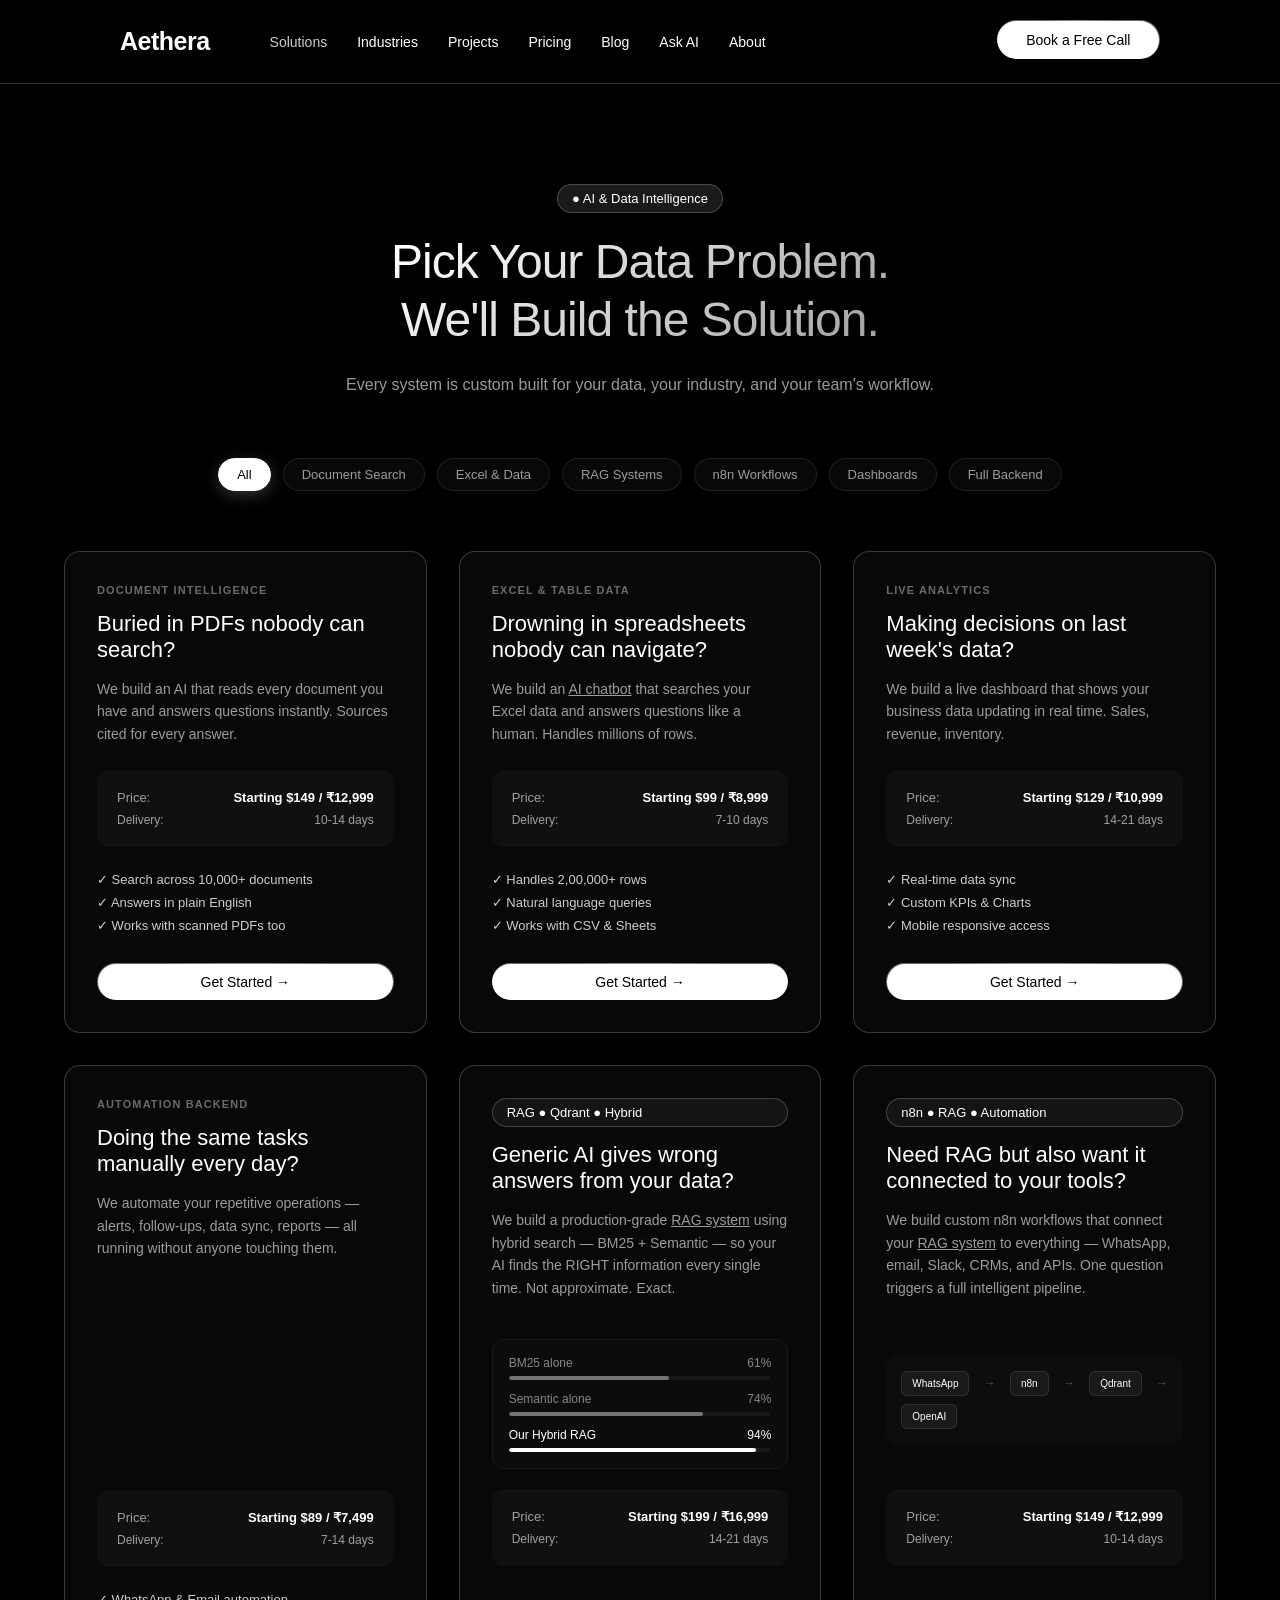
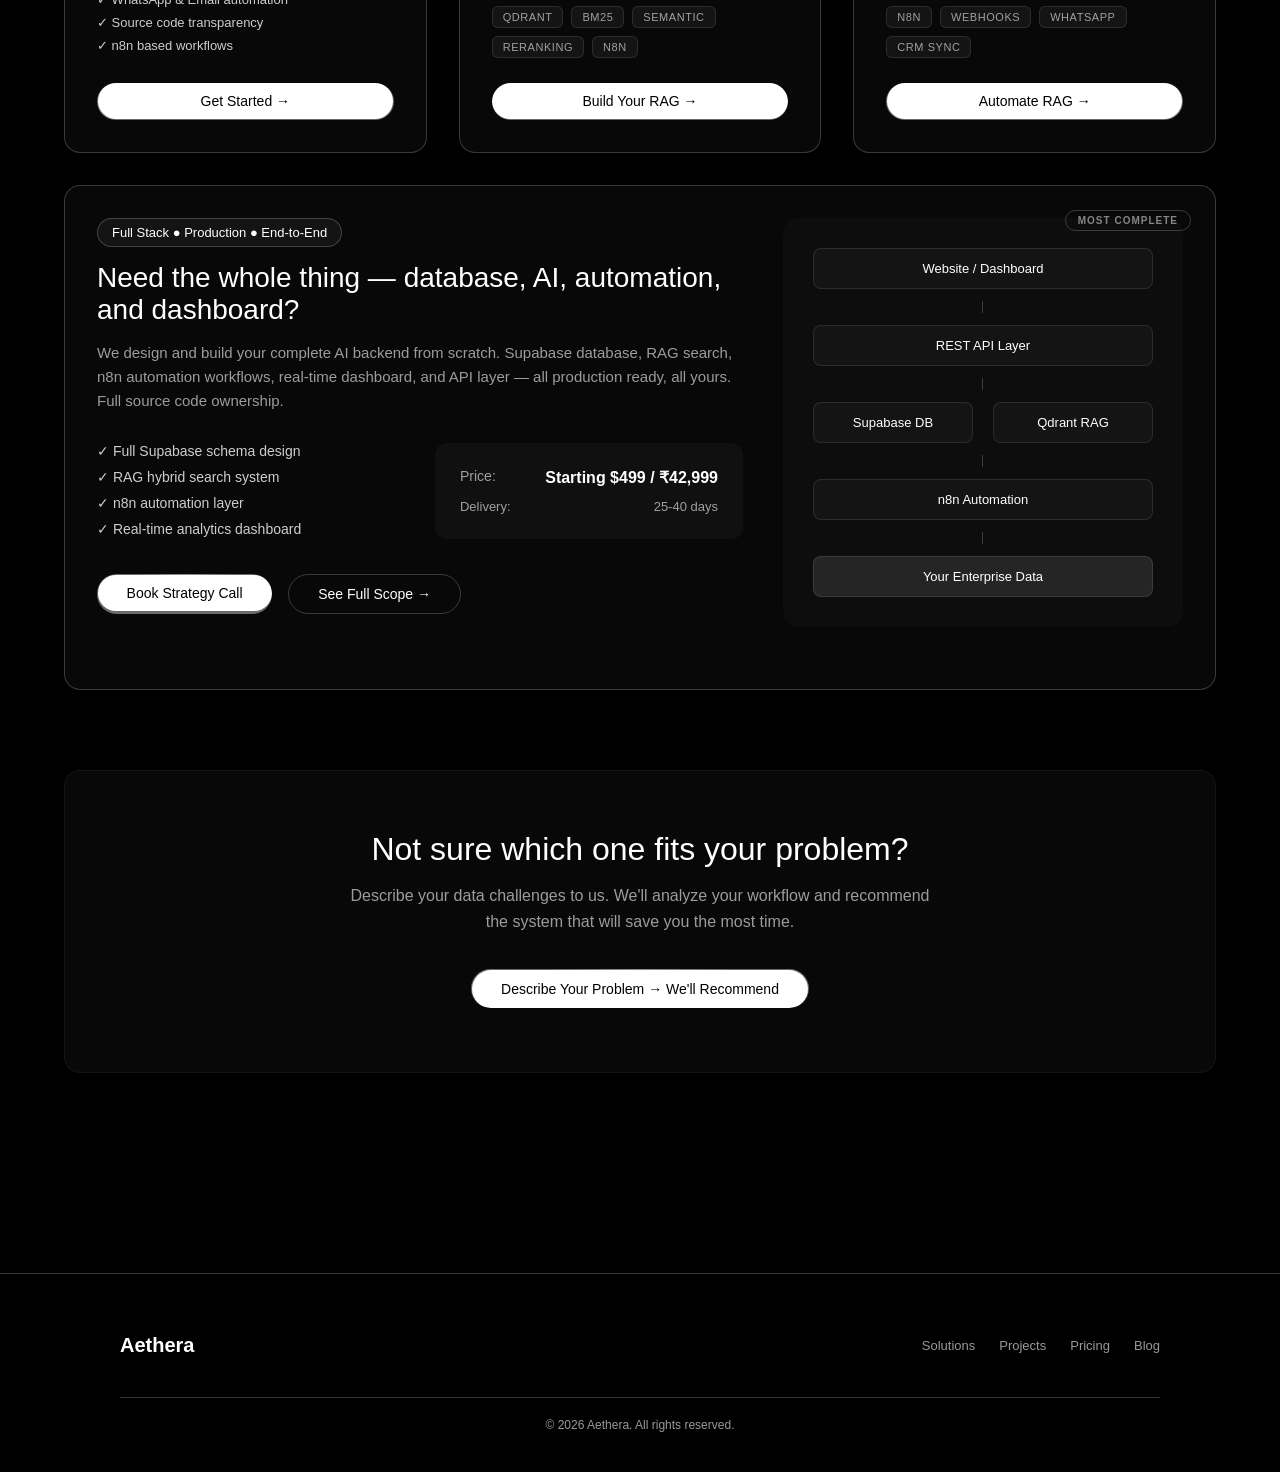
<file: services.html>
<!DOCTYPE html>
<html lang="en">

<head>
  <link rel="stylesheet" href="css/globals.css">
  <link rel="stylesheet" href="css/components.css">
  <link rel="stylesheet" href="css/services.css">

  <meta http-equiv="X-UA-Compatible" content="IE=edge">

  <meta name="description"
    content="Production-grade RAG systems, n8n automation pipelines, and full-stack AI backends. Transform messy data into instant answers with hybrid search and real-time dashboards.">
  <meta name="keywords"
    content="RAG system, hybrid search, n8n automation, AI backend development, Supabase AI, Qdrant hybrid search, enterprise AI search, document intelligence, analytics dashboard">
  <!-- JSON-LD Service Schema -->
  <!-- Fonts -->
  
  <meta charset="UTF-8">
  <meta name="viewport" content="width=device-width, initial-scale=1.0">
  <meta http-equiv="X-UA-Compatible" content="IE=edge">
  <meta name="keywords" content="n8n automation India, RAG system India, AI chatbot small business, Qdrant hybrid search, Supabase backend, AI automation agency India, real estate AI, document intelligence">
  <meta name="author" content="Nithesh Devarla">
  <meta name="robots" content="index, follow">
  <meta name="language" content="English">

  <link rel="icon" type="image/png" sizes="32x32" href="/favicon-32x32.png">
  <link rel="icon" type="image/png" sizes="16x16" href="/favicon-16x16.png">
  <link rel="apple-touch-icon" sizes="180x180" href="/apple-touch-icon.png">
  <meta name="theme-color" content="#000000">

  <!-- Performance: Preconnect & Font Loading -->
  <link rel="preconnect" href="https://api.fontshare.com" crossorigin>
  <link rel="preload" as="style" href="https://api.fontshare.com/v2/css?f[]=general-sans@400,500,600,700&display=swap">
  <link rel="stylesheet" href="https://api.fontshare.com/v2/css?f[]=general-sans@400,500,600,700&display=swap">

  <title>AI Automation Services | RAG Systems, n8n Workflows & Chatbots — Aethera</title>
  <meta name="description" content="Deploy custom AI solutions: WhatsApp agents, RAG knowledge search, n8n automation, and full data analytics backends built on Supabase and Qdrant.">
  <link rel="canonical" href="https://aethera.in/services.html">

  <!-- Open Graph -->
  <meta property="og:type" content="website">
  <meta property="og:site_name" content="Aethera">
  <meta property="og:title" content="AI Automation Services | RAG Systems, n8n Workflows & Chatbots — Aethera">
  <meta property="og:description" content="Deploy custom AI solutions: WhatsApp agents, RAG knowledge search, n8n automation, and full data analytics backends built on Supabase and Qdrant.">
  <meta property="og:url" content="https://aethera.in/services.html">
  <meta property="og:image" content="https://aethera.in/og-image.png">
  <meta property="og:image:width" content="1200">
  <meta property="og:image:height" content="630">
  <meta property="og:image:alt" content="AI Automation Services | RAG Systems, n8n Workflows & Chatbots — Aethera">
  <meta property="og:locale" content="en_IN">

  <!-- Twitter Card -->
  <meta name="twitter:card" content="summary_large_image">
  <meta name="twitter:site" content="@__aethera__ai">
  <meta name="twitter:creator" content="@__aethera__ai">
  <meta name="twitter:title" content="AI Automation Services | RAG Systems, n8n Workflows & Chatbots — Aethera">
  <meta name="twitter:description" content="Deploy custom AI solutions: WhatsApp agents, RAG knowledge search, n8n automation, and full data analytics backends built on Supabase and Qdrant.">
  <meta name="twitter:image" content="https://aethera.in/og-image.png">

</head>

<body class="web3-page">

  <!-- Shared Navbar -->
  <nav class="web3-nav">
    <div class="web3-nav-left">
      <a href="index.html" class="web3-logo">Aethera</a>
      <ul class="web3-nav-links">
        <li><a href="services.html" class="web3-nav-link active">Solutions</a></li>
        <li><a href="index.html#industries" class="web3-nav-link">Industries</a></li>
        <li><a href="portfolio.html" class="web3-nav-link">Projects</a></li>
        <li><a href="pricing.html" class="web3-nav-link">Pricing</a></li>
        <li><a href="blog.html" class="web3-nav-link">Blog</a></li>
        <li><a href="chat.html" class="web3-nav-link">Ask AI</a></li>
        <li><a href="about.html" class="web3-nav-link">About</a></li>
      </ul>
    </div>
    <div class="web3-nav-right">
      <button class="hamburger" aria-label="Toggle navigation menu">
        <div class="line line-1"></div>
        <div class="line line-2"></div>
        <div class="line line-3"></div>
      </button>
      <a href="booking.html" class="pill-btn-wrapper">
        <button class="pill-btn-light">Book a Free Call</button>
      </a>
    </div>
  </nav>

  <div class="mobile-menu">
    <div class="mobile-menu-inner">
      <a href="services.html">Solutions</a>
      <a href="index.html#industries">Industries</a>
      <a href="portfolio.html">Projects</a>
      <a href="pricing.html">Pricing</a>
      <a href="blog.html">Blog</a>
      <a href="chat.html">Ask AI</a>
      <a href="about.html">About</a>
      <a href="booking.html" class="pill-btn-wrapper">
        <button class="pill-btn-light">Book a Free Call</button>
      </a>
    </div>
  </div>

  <main class="w3-container" style="padding-top: 100px; padding-bottom: 120px;">
    <!-- HERO -->
    <div style="text-align: center; margin-bottom: 60px;">
      <div class="badge-pill">● AI & Data Intelligence</div>
      <h1 class="w3-heading-large text-gradient">Pick Your Data Problem.<br>We'll Build the Solution.</h1>
      <p class="w3-text-muted" style="max-width: 600px; margin: 0 auto;">
        Every system is custom built for your data, your industry, and your team's workflow.
      </p>
    </div>

    <!-- FILTER BAR -->
    <div class="filter-container">
      <button class="filter-pill active" data-filter="all">All</button>
      <button class="filter-pill" data-filter="document-search">Document Search</button>
      <button class="filter-pill" data-filter="excel-data">Excel & Data</button>
      <button class="filter-pill" data-filter="rag-systems">RAG Systems</button>
      <button class="filter-pill" data-filter="n8n-workflows">n8n Workflows</button>
      <button class="filter-pill" data-filter="dashboards">Dashboards</button>
      <button class="filter-pill" data-filter="full-backend">Full Backend</button>
    </div>

    <!-- SERVICES GRID -->
    <div class="services-grid">

      <!-- SERVICE 1 -->
      <div class="w3-card service-card reveal" data-category="document-search"
        style="display: flex; flex-direction: column;">
        <div
          style="color:rgba(255,255,255,0.4); font-size: 11px; font-weight: 600; text-transform: uppercase; letter-spacing: 0.1em; margin-bottom: 15px;">
          Document Intelligence</div>
        <h3 style="color: white; font-size: 22px; font-weight: 500; margin-bottom: 15px;">Buried in PDFs nobody can
          search?</h3>
        <p class="w3-text-muted" style="font-size: 14px; margin-bottom: 25px; flex: 1;">
          We build an AI that reads every document you have and answers questions instantly. Sources cited for every
          answer.
        </p>
        <div style="background: rgba(255,255,255,0.03); border-radius: 12px; padding: 20px; margin-bottom: 25px;">
          <div style="display: flex; justify-content: space-between; margin-bottom: 8px;">
            <span style="color: rgba(255,255,255,0.6); font-size: 13px;">Price:</span>
            <span style="color: white; font-weight: 600; font-size: 13px;">Starting $149 / ₹12,999</span>
          </div>
          <div style="display: flex; justify-content: space-between;">
            <span style="color: rgba(255,255,255,0.6); font-size: 12px;">Delivery:</span>
            <span style="color: rgba(255,255,255,0.6); font-size: 12px;">10-14 days</span>
          </div>
        </div>
        <ul
          style="list-style: none; display: flex; flex-direction: column; gap: 8px; margin-bottom: 30px; padding-left: 0;">
          <li style="font-size: 13px; color: rgba(255,255,255,0.8);">✓ Search across 10,000+ documents</li>
          <li style="font-size: 13px; color: rgba(255,255,255,0.8);">✓ Answers in plain English</li>
          <li style="font-size: 13px; color: rgba(255,255,255,0.8);">✓ Works with scanned PDFs too</li>
        </ul>
        <a href="booking.html" class="w3-btn-pill">
          <div class="w3-btn-pill-inner-light">Get Started →</div>
        </a>
      </div>

      <!-- SERVICE 2 -->
      <div class="w3-card service-card reveal" data-category="excel-data"
        style="display: flex; flex-direction: column;">
        <div
          style="color:rgba(255,255,255,0.4); font-size: 11px; font-weight: 600; text-transform: uppercase; letter-spacing: 0.1em; margin-bottom: 15px;">
          Excel & Table Data</div>
        <h3 style="color: white; font-size: 22px; font-weight: 500; margin-bottom: 15px;">Drowning in spreadsheets
          nobody can navigate?</h3>
        <p class="w3-text-muted" style="font-size: 14px; margin-bottom: 25px; flex: 1;">
          We build an <a href="services.html" style="color: inherit; text-decoration: underline;">AI chatbot</a> that searches your Excel data and answers questions like a human. Handles millions of
          rows.
        </p>
        <div style="background: rgba(255,255,255,0.03); border-radius: 12px; padding: 20px; margin-bottom: 25px;">
          <div style="display: flex; justify-content: space-between; margin-bottom: 8px;">
            <span style="color: rgba(255,255,255,0.6); font-size: 13px;">Price:</span>
            <span style="color: white; font-weight: 600; font-size: 13px;">Starting $99 / ₹8,999</span>
          </div>
          <div style="display: flex; justify-content: space-between;">
            <span style="color: rgba(255,255,255,0.6); font-size: 12px;">Delivery:</span>
            <span style="color: rgba(255,255,255,0.6); font-size: 12px;">7-10 days</span>
          </div>
        </div>
        <ul
          style="list-style: none; display: flex; flex-direction: column; gap: 8px; margin-bottom: 30px; padding-left: 0;">
          <li style="font-size: 13px; color: rgba(255,255,255,0.8);">✓ Handles 2,00,000+ rows</li>
          <li style="font-size: 13px; color: rgba(255,255,255,0.8);">✓ Natural language queries</li>
          <li style="font-size: 13px; color: rgba(255,255,255,0.8);">✓ Works with CSV & Sheets</li>
        </ul>
        <a href="booking.html" class="w3-btn-pill">
          <div class="w3-btn-pill-inner-light">Get Started →</div>
        </a>
      </div>

      <!-- SERVICE 3 -->
      <div class="w3-card service-card reveal" data-category="dashboards"
        style="display: flex; flex-direction: column;">
        <div
          style="color:rgba(255,255,255,0.4); font-size: 11px; font-weight: 600; text-transform: uppercase; letter-spacing: 0.1em; margin-bottom: 15px;">
          Live Analytics</div>
        <h3 style="color: white; font-size: 22px; font-weight: 500; margin-bottom: 15px;">Making decisions on last
          week's data?</h3>
        <p class="w3-text-muted" style="font-size: 14px; margin-bottom: 25px; flex: 1;">
          We build a live dashboard that shows your business data updating in real time. Sales, revenue, inventory.
        </p>
        <div style="background: rgba(255,255,255,0.03); border-radius: 12px; padding: 20px; margin-bottom: 25px;">
          <div style="display: flex; justify-content: space-between; margin-bottom: 8px;">
            <span style="color: rgba(255,255,255,0.6); font-size: 13px;">Price:</span>
            <span style="color: white; font-weight: 600; font-size: 13px;">Starting $129 / ₹10,999</span>
          </div>
          <div style="display: flex; justify-content: space-between;">
            <span style="color: rgba(255,255,255,0.6); font-size: 12px;">Delivery:</span>
            <span style="color: rgba(255,255,255,0.6); font-size: 12px;">14-21 days</span>
          </div>
        </div>
        <ul
          style="list-style: none; display: flex; flex-direction: column; gap: 8px; margin-bottom: 30px; padding-left: 0;">
          <li style="font-size: 13px; color: rgba(255,255,255,0.8);">✓ Real-time data sync</li>
          <li style="font-size: 13px; color: rgba(255,255,255,0.8);">✓ Custom KPIs & Charts</li>
          <li style="font-size: 13px; color: rgba(255,255,255,0.8);">✓ Mobile responsive access</li>
        </ul>
        <a href="booking.html" class="w3-btn-pill">
          <div class="w3-btn-pill-inner-light">Get Started →</div>
        </a>
      </div>

      <!-- SERVICE 4 -->
      <div class="w3-card service-card reveal" data-category="n8n-workflows"
        style="display: flex; flex-direction: column;">
        <div
          style="color:rgba(255,255,255,0.4); font-size: 11px; font-weight: 600; text-transform: uppercase; letter-spacing: 0.1em; margin-bottom: 15px;">
          Automation Backend</div>
        <h3 style="color: white; font-size: 22px; font-weight: 500; margin-bottom: 15px;">Doing the same tasks manually
          every day?</h3>
        <p class="w3-text-muted" style="font-size: 14px; margin-bottom: 25px; flex: 1;">
          We automate your repetitive operations — alerts, follow-ups, data sync, reports — all running without anyone
          touching them.
        </p>
        <div style="background: rgba(255,255,255,0.03); border-radius: 12px; padding: 20px; margin-bottom: 25px;">
          <div style="display: flex; justify-content: space-between; margin-bottom: 8px;">
            <span style="color: rgba(255,255,255,0.6); font-size: 13px;">Price:</span>
            <span style="color: white; font-weight: 600; font-size: 13px;">Starting $89 / ₹7,499</span>
          </div>
          <div style="display: flex; justify-content: space-between;">
            <span style="color: rgba(255,255,255,0.6); font-size: 12px;">Delivery:</span>
            <span style="color: rgba(255,255,255,0.6); font-size: 12px;">7-14 days</span>
          </div>
        </div>
        <ul
          style="list-style: none; display: flex; flex-direction: column; gap: 8px; margin-bottom: 30px; padding-left: 0;">
          <li style="font-size: 13px; color: rgba(255,255,255,0.8);">✓ WhatsApp & Email automation</li>
          <li style="font-size: 13px; color: rgba(255,255,255,0.8);">✓ Source code transparency</li>
          <li style="font-size: 13px; color: rgba(255,255,255,0.8);">✓ n8n based workflows</li>
        </ul>
        <a href="booking.html" class="w3-btn-pill">
          <div class="w3-btn-pill-inner-light">Get Started →</div>
        </a>
      </div>

      <!-- SERVICE 5: RAG System -->
      <div class="w3-card service-card reveal" data-category="rag-systems"
        style="display: flex; flex-direction: column;">
        <div class="badge-pill" style="margin-bottom: 15px; background: rgba(255,255,255,0.05);">RAG ● Qdrant ● Hybrid
        </div>
        <h3 style="color: white; font-size: 22px; font-weight: 500; margin-bottom: 15px;">Generic AI gives wrong answers
          from your data?</h3>
        <p class="w3-text-muted" style="font-size: 14px; margin-bottom: 20px; flex: 1;">
          We build a production-grade <a href="blog-post-01-rag.html" style="color: inherit; text-decoration: underline;">RAG system</a> using hybrid search — BM25 + Semantic — so your AI finds the RIGHT
          information every single time. Not approximate. Exact.
        </p>

        <!-- Stats row inside card -->
        <div class="stats-comparator">
          <div class="stat-row">
            <div class="stat-label"><span>BM25 alone</span> <span>61%</span></div>
            <div class="stat-bar-bg">
              <div class="stat-bar-fill" style="width: 61%;"></div>
            </div>
          </div>
          <div class="stat-row">
            <div class="stat-label"><span>Semantic alone</span> <span>74%</span></div>
            <div class="stat-bar-bg">
              <div class="stat-bar-fill" style="width: 74%;"></div>
            </div>
          </div>
          <div class="stat-row">
            <div class="stat-label" style="color: #fff; font-weight: 500;"><span>Our Hybrid RAG</span> <span>94%</span>
            </div>
            <div class="stat-bar-bg">
              <div class="stat-bar-fill highlight" style="width: 94%;"></div>
            </div>
          </div>
        </div>

        <div style="background: rgba(255,255,255,0.03); border-radius: 12px; padding: 20px; margin: 20px 0;">
          <div style="display: flex; justify-content: space-between; margin-bottom: 8px;">
            <span style="color: rgba(255,255,255,0.6); font-size: 13px;">Price:</span>
            <span style="color: white; font-weight: 600; font-size: 13px;">Starting $199 / ₹16,999</span>
          </div>
          <div style="display: flex; justify-content: space-between;">
            <span style="color: rgba(255,255,255,0.6); font-size: 12px;">Delivery:</span>
            <span style="color: rgba(255,255,255,0.6); font-size: 12px;">14-21 days</span>
          </div>
        </div>

        <div class="card-tags">
          <span class="tag-pill">Qdrant</span>
          <span class="tag-pill">BM25</span>
          <span class="tag-pill">Semantic</span>
          <span class="tag-pill">Reranking</span>
          <span class="tag-pill">n8n</span>
        </div>

        <a href="booking.html" class="w3-btn-pill" style="margin-top: 25px;">
          <div class="w3-btn-pill-inner-light">Build Your RAG →</div>
        </a>
      </div>

      <!-- SERVICE 6: n8n RAG Workflows -->
      <div class="w3-card service-card reveal" data-category="rag-systems n8n-workflows"
        style="display: flex; flex-direction: column;">
        <div class="badge-pill" style="margin-bottom: 15px; background: rgba(255,255,255,0.05);">n8n ● RAG ● Automation
        </div>
        <h3 style="color: white; font-size: 22px; font-weight: 500; margin-bottom: 15px;">Need RAG but also want it
          connected to your tools?</h3>
        <p class="w3-text-muted" style="font-size: 14px; margin-bottom: 20px; flex: 1;">
          We build custom n8n workflows that connect your <a href="blog-post-01-rag.html" style="color: inherit; text-decoration: underline;">RAG system</a> to everything — WhatsApp, email, Slack, CRMs, and
          APIs. One question triggers a full intelligent pipeline.
        </p>

        <!-- Workflow Diagram -->
        <div class="workflow-diagram">
          <div class="wf-node">WhatsApp</div>
          <div class="wf-arrow">→</div>
          <div class="wf-node">n8n</div>
          <div class="wf-arrow">→</div>
          <div class="wf-node">Qdrant</div>
          <div class="wf-arrow">→</div>
          <div class="wf-node">OpenAI</div>
        </div>

        <div style="background: rgba(255,255,255,0.03); border-radius: 12px; padding: 20px; margin: 20px 0;">
          <div style="display: flex; justify-content: space-between; margin-bottom: 8px;">
            <span style="color: rgba(255,255,255,0.6); font-size: 13px;">Price:</span>
            <span style="color: white; font-weight: 600; font-size: 13px;">Starting $149 / ₹12,999</span>
          </div>
          <div style="display: flex; justify-content: space-between;">
            <span style="color: rgba(255,255,255,0.6); font-size: 12px;">Delivery:</span>
            <span style="color: rgba(255,255,255,0.6); font-size: 12px;">10-14 days</span>
          </div>
        </div>

        <div class="card-tags">
          <span class="tag-pill">n8n</span>
          <span class="tag-pill">Webhooks</span>
          <span class="tag-pill">WhatsApp</span>
          <span class="tag-pill">CRM Sync</span>
        </div>

        <a href="booking.html" class="w3-btn-pill" style="margin-top: 25px;">
          <div class="w3-btn-pill-inner-light">Automate RAG →</div>
        </a>
      </div>

      <!-- SERVICE 7: Full AI Backend (Full-width) -->
      <div class="w3-card service-card featured-full-width reveal" data-category="full-backend"
        style="display: flex; flex-direction: row; gap: 40px; align-items: flex-start; position: relative;">
        <div class="badge-most-complex">MOST COMPLETE</div>

        <!-- Left: Content -->
        <div style="flex: 1;">
          <div class="badge-pill" style="margin-bottom: 15px; background: rgba(255,255,255,0.05);">Full Stack ●
            Production ● End-to-End</div>
          <h3 style="color: white; font-size: 28px; font-weight: 500; margin-bottom: 15px;">Need the whole thing —
            database, AI, automation, and dashboard?</h3>
          <p class="w3-text-muted" style="font-size: 15px; margin-bottom: 30px;">
            We design and build your complete AI backend from scratch. Supabase database, RAG search, n8n automation
            workflows, real-time dashboard, and API layer — all production ready, all yours. Full source code ownership.
          </p>

          <div style="display: grid; grid-template-columns: 1fr 1fr; gap: 30px; margin-bottom: 35px;">
            <ul style="list-style: none; display: flex; flex-direction: column; gap: 10px; padding-left: 0;">
              <li style="font-size: 14px; color: rgba(255,255,255,0.8);">✓ Full Supabase schema design</li>
              <li style="font-size: 14px; color: rgba(255,255,255,0.8);">✓ RAG hybrid search system</li>
              <li style="font-size: 14px; color: rgba(255,255,255,0.8);">✓ n8n automation layer</li>
              <li style="font-size: 14px; color: rgba(255,255,255,0.8);">✓ Real-time analytics dashboard</li>
            </ul>
            <div style="background: rgba(255,255,255,0.03); border-radius: 12px; padding: 25px;">
              <div style="display: flex; justify-content: space-between; margin-bottom: 12px;">
                <span style="color: rgba(255,255,255,0.6); font-size: 14px;">Price:</span>
                <span style="color: white; font-weight: 600; font-size: 16px;">Starting $499 / ₹42,999</span>
              </div>
              <div style="display: flex; justify-content: space-between;">
                <span style="color: rgba(255,255,255,0.6); font-size: 13px;">Delivery:</span>
                <span style="color: rgba(255,255,255,0.6); font-size: 13px;">25-40 days</span>
              </div>
            </div>
          </div>

          <div class="featured-buttons" style="display: flex; gap: 16px;">
            <a href="booking.html" class="w3-btn-pill">
              <div class="w3-btn-pill-inner-light">Book Strategy Call</div>
            </a>
            <a href="portfolio.html" class="w3-btn-outline">
              See Full Scope →
            </a>
          </div>
        </div>

        <!-- Right: Architecture Visual (Hidden on mobile) -->
        <div class="arch-stack" style="flex: 1; max-width: 400px; padding: 30px; margin-top: 0;">
          <div class="arch-box">Website / Dashboard</div>
          <div class="arch-connector"></div>
          <div class="arch-box">REST API Layer</div>
          <div class="arch-connector"></div>
          <div class="arch-box wide">
            <div class="arch-sub-box">Supabase DB</div>
            <div class="arch-sub-box">Qdrant RAG</div>
          </div>
          <div class="arch-connector"></div>
          <div class="arch-box">n8n Automation</div>
          <div class="arch-connector"></div>
          <div class="arch-box" style="background: rgba(255,255,255,0.1);">Your Enterprise Data</div>
        </div>
      </div>

    </div>

    <!-- BOTTOM CTA -->
    <div class="w3-card reveal"
      style="text-align: center; padding: 60px 24px; border: 1px solid rgba(255,255,255,0.05); margin-top: 80px;">
      <h2 style="color: white; font-size: 32px; font-weight: 500; margin-bottom: 15px;">Not sure which one fits your
        problem?</h2>
      <p class="w3-text-muted" style="max-width: 600px; margin: 0 auto 35px;">
        Describe your data challenges to us. We'll analyze your workflow and recommend the system that will save you the
        most time.
      </p>
      <a href="booking.html" class="pill-btn-wrapper">
        <button class="pill-btn-light">Describe Your Problem → We'll Recommend</button>
      </a>
    </div>

  </main>

  <!-- SHARED FOOTER -->
  <footer class="w3-footer">
    <div class="w3-footer-inner">
      <div class="w3-footer-logo">Aethera</div>
      <div class="w3-footer-links">
      <a href="services.html">Solutions</a>
      <a href="portfolio.html">Projects</a>
      <a href="pricing.html">Pricing</a>
      <a href="blog.html">Blog</a>
    </div>
    </div>
    <div class="w3-footer-bottom">
      <div>© 2026 Aethera. All rights reserved.</div>
    </div>
    </footer>

    <script src="js/config.js" defer></script>
    <script src="js/main.js" defer></script>
    <script src="js/services.js" defer></script>
</body>

</html>
</file>
<file: css/globals.css>
/* ============================================================
   WEB3 DESIGN SYSTEM
   Pure black, General Sans, Glowing Pills, Video Background
   ============================================================ */

@import url('https://api.fontshare.com/v2/css?f[]=general-sans@200,300,400,500,600,700&display=swap');

:root {
  --bg-pure-black: #000000;
  --text-white: #ffffff;
  --text-white-70: rgba(255, 255, 255, 0.7);
  --text-white-60: rgba(255, 255, 255, 0.6);
  --border-white-20: rgba(255, 255, 255, 0.2);
  --border-white-10: rgba(255, 255, 255, 0.1);
  --bg-white-05: rgba(255, 255, 255, 0.05);
  --bg-white-10: rgba(255, 255, 255, 0.1);
  --accent-red: rgba(255, 80, 80, 0.6);
  --font-general: 'General Sans', sans-serif;
}

*, *::before, *::after {
  margin: 0;
  padding: 0;
  box-sizing: border-box;
}

html {
  font-family: var(--font-general);
  background: var(--bg-pure-black);
  color: var(--text-white);
  -webkit-font-smoothing: antialiased;
}

body {
  min-height: 100vh;
  overflow-x: hidden;
}

a {
  text-decoration: none;
  color: inherit;
}

/* Base utility for other pages to inherit pure black */
.web3-page {
  background: var(--bg-pure-black);
  color: var(--text-white);
  min-height: 100vh;
}

/* Helper for container across all pages */
.w3-container {
  max-width: 1200px;
  margin: 0 auto;
  padding: 0 24px;
}

/* =====================================================
   COMPONENTS
   ===================================================== */

/* Glowing Pill Button Construction */
.pill-btn-wrapper {
  position: relative;
  display: inline-block;
  border-radius: 999px;
  padding: 0.6px; /* The outer border effect */
  background: rgba(255,255,255,0.4); /* subtle white outer border */
  overflow: hidden;
  transition: transform 0.2s ease;
}

.pill-btn-wrapper:hover {
  transform: translateY(-1px);
}

/* The top glow streak */
.pill-btn-wrapper::before {
  content: '';
  position: absolute;
  top: 0;
  left: 50%;
  transform: translateX(-50%);
  width: 60%;
  height: 4px;
  background: radial-gradient(ellipse at center, rgba(255,255,255,0.8) 0%, transparent 70%);
  filter: blur(2px);
  z-index: 1;
}

/* Dark variant */
.pill-btn-dark {
  display: flex;
  align-items: center;
  justify-content: center;
  font-family: var(--font-general);
  font-size: 14px;
  font-weight: 500;
  color: #fff;
  background: #000;
  border-radius: 999px;
  padding: 11px 29px;
  position: relative;
  z-index: 2;
  cursor: pointer;
  border: none;
}

/* Light variant */
.pill-btn-light {
  display: flex;
  align-items: center;
  justify-content: center;
  font-family: var(--font-general);
  font-size: 14px;
  font-weight: 500;
  color: #000;
  background: #fff;
  border-radius: 999px;
  padding: 11px 29px;
  position: relative;
  z-index: 2;
  cursor: pointer;
  border: none;
}
/* =====================================================
   REVEAL & ANIMATIONS
   ===================================================== */
.reveal {
  opacity: 0;
  transform: translateY(20px);
  transition: all 0.6s cubic-bezier(0.4, 0, 0.2, 1);
}

.reveal.visible {
  opacity: 1;
  transform: translateY(0);
}

@keyframes pulse-green {
  0% { transform: scale(0.95); box-shadow: 0 0 0 0 rgba(74, 222, 128, 0.7); }
  70% { transform: scale(1); box-shadow: 0 0 0 6px rgba(74, 222, 128, 0); }
  100% { transform: scale(0.95); box-shadow: 0 0 0 0 rgba(74, 222, 128, 0); }
}

.pulsing-dot {
  width: 8px;
  height: 8px;
  background-color: #4ade80;
  border-radius: 50%;
  display: inline-block;
  margin-right: 8px;
  animation: pulse-green 2s infinite;
}

/* =====================================================
   UTILITIES
   ===================================================== */
.text-gradient {
  background: linear-gradient(144.5deg, #ffffff 28%, rgba(255, 255, 255, 0.3) 115%);
  -webkit-background-clip: text;
  -webkit-text-fill-color: transparent;
  background-clip: text;
}

.trust-pill {
  display: inline-flex;
  align-items: center;
  gap: 8px;
  background: var(--bg-white-05);
  border: 1px solid var(--border-white-10);
  padding: 6px 14px;
  border-radius: 20px;
  font-size: 13px;
  color: var(--text-white-70);
  white-space: nowrap;
}

.grid-2x3 {
  display: grid;
  grid-template-columns: repeat(2, 1fr);
  gap: 24px;
}

.grid-3x2 {
  display: grid;
  grid-template-columns: repeat(3, 1fr);
  gap: 24px;
}

@media (max-width: 768px) {
  .grid-2x3, .grid-3x2 {
    grid-template-columns: 1fr;
  }
}
</file>
<file: css/components.css>
/* ============================================================
   WEB3 COMPONENTS
   Shared navbar, pills, cards, and forms
   ============================================================ */

/* ================================================================
   WEB3 NAVBAR (Shared across all pages)
   ================================================================ */
.web3-nav {
  position: relative;
  z-index: 1000;
  width: 100%;
  padding: 20px 120px;
  display: flex;
  align-items: center;
  justify-content: space-between;
  background: var(--bg-pure-black);
  border-bottom: 1px solid var(--border-white-20);
}

.web3-nav-transparent {
  position: absolute; /* Used on hero page */
  top: 0;
  background: transparent;
  border-bottom: none;
}

.web3-nav-left {
  display: flex;
  align-items: center;
}

.web3-logo {
  font-family: var(--font-general);
  font-size: 25px;
  font-weight: 700;
  color: #fff;
  letter-spacing: -0.02em;
  margin-right: 60px;
  height: 25px;
  display: flex;
  align-items: center;
  text-decoration: none;
}

.web3-nav-links {
  display: flex;
  align-items: center;
  gap: 30px;
  list-style: none;
}

.web3-nav-link {
  font-family: var(--font-general);
  font-size: 14px;
  font-weight: 500;
  color: #fff;
  text-decoration: none;
  display: flex;
  align-items: center;
  gap: 14px;
  transition: opacity 0.2s;
}

.web3-nav-link:hover, .web3-nav-link.active {
  opacity: 0.8;
}

.web3-nav-chevron {
  width: 14px;
  height: 14px;
  display: inline-flex;
  align-items: center;
  justify-content: center;
}

.web3-nav-chevron svg {
  width: 10px;
  height: 6px;
  fill: none;
  stroke: currentColor;
  stroke-width: 2;
  stroke-linecap: round;
  stroke-linejoin: round;
}

/* ================================================================
   CARDS (Web3 Glass Style)
   ================================================================ */
.w3-card {
  background: rgba(255, 255, 255, 0.03);
  border: 1px solid var(--border-white-20);
  border-radius: 16px;
  padding: 32px;
  transition: all 0.25s ease;
  backdrop-filter: blur(10px);
}

.w3-card:hover {
  background: rgba(255, 255, 255, 0.06);
  border-color: rgba(255, 255, 255, 0.4);
  transform: translateY(-2px);
}

/* Pain Point Card */
.pain-point-card {
  border-left: 2px solid var(--accent-red) !important;
}

/* Industry Card */
.industry-card {
  transition: all 0.3s cubic-bezier(0.4, 0, 0.2, 1);
}

.industry-card:hover {
  transform: translateY(-6px);
}

/* Solution Card */
.solution-card {
  display: flex;
  flex-direction: column;
  gap: 20px;
  padding: 48px !important;
}

.solution-card .use-case-tag {
  background: var(--bg-white-05);
  color: var(--text-white-60);
  font-size: 12px;
  padding: 4px 10px;
  border-radius: 12px;
}

/* Badge Utility */
.badge-pill {
  display: inline-flex;
  align-items: center;
  gap: 8px;
  background: var(--bg-white-10);
  border: 1px solid var(--border-white-20);
  padding: 6px 14px;
  border-radius: 20px;
  font-size: 13px;
  font-weight: 500;
  margin-bottom: 20px;
}

.badge-dot-white {
  width: 6px;
  height: 6px;
  background: white;
  border-radius: 50%;
}


/* ================================================================
   BUTTONS (Glowing Pills)
   ================================================================ */

.w3-btn-pill {
  position: relative;
  display: inline-block;
  border-radius: 999px;
  padding: 0.6px;
  background: rgba(255, 255, 255, 0.4);
  overflow: hidden;
  transition: transform 0.2s ease;
  text-decoration: none;
  line-height: 1;
}

.w3-btn-pill:hover { transform: translateY(-1px); }

.w3-btn-pill::before {
  content: '';
  position: absolute;
  top: 0;
  left: 50%;
  transform: translateX(-50%);
  width: 60%;
  height: 4px;
  background: radial-gradient(ellipse at center, rgba(255,255,255,0.8) 0%, transparent 70%);
  filter: blur(2px);
  z-index: 1;
}

.w3-btn-pill-inner-dark {
  display: flex;
  align-items: center;
  justify-content: center;
  font-family: var(--font-general);
  font-size: 14px;
  font-weight: 500;
  color: #fff;
  background: #000;
  border-radius: 999px;
  padding: 11px 29px;
  position: relative;
  z-index: 2;
  cursor: pointer;
  border: none;
}

.w3-btn-pill-inner-light {
  display: flex;
  align-items: center;
  justify-content: center;
  font-family: var(--font-general);
  font-size: 14px;
  font-weight: 500;
  color: #000;
  background: #fff;
  border-radius: 999px;
  padding: 11px 29px;
  position: relative;
  z-index: 2;
  cursor: pointer;
  border: none;
}

/* Basic outline button */
.w3-btn-outline {
  display: inline-flex;
  align-items: center;
  justify-content: center;
  font-family: var(--font-general);
  font-size: 14px;
  font-weight: 500;
  color: #fff;
  background: transparent;
  border: 1px solid var(--border-white-20);
  border-radius: 999px;
  padding: 11px 29px;
  cursor: pointer;
  transition: all 0.2s ease;
  text-decoration: none;
}

.w3-btn-outline:hover {
  background: rgba(255,255,255,0.1);
  border-color: rgba(255,255,255,0.4);
}

/* ================================================================
   TYPOGRAPHY
   ================================================================ */
.w3-heading-large {
  font-family: var(--font-general);
  font-size: 48px;
  font-weight: 500;
  line-height: 1.2;
  letter-spacing: -0.02em;
  background: linear-gradient(144.5deg, #ffffff 28%, rgba(255, 255, 255, 0.3) 115%);
  -webkit-background-clip: text;
  -webkit-text-fill-color: transparent;
  background-clip: text;
  margin-bottom: 24px;
}

.w3-heading-medium {
  font-family: var(--font-general);
  font-size: 32px;
  font-weight: 500;
  line-height: 1.3;
  color: var(--text-white);
  letter-spacing: -0.01em;
  margin-bottom: 16px;
}

.w3-text-muted {
  font-size: 16px;
  color: var(--text-white-60);
  line-height: 1.6;
}

/* ================================================================
   FOOTER (Web3 Minimal)
   ================================================================ */
.w3-footer {
  padding: 60px 120px 40px;
  border-top: 1px solid var(--border-white-20);
  background: var(--bg-pure-black);
  margin-top: 80px;
}

.w3-footer-inner {
  display: flex;
  justify-content: space-between;
  align-items: center;
}

.w3-footer-logo {
  font-family: var(--font-general);
  font-size: 20px;
  font-weight: 700;
  color: #fff;
}

.w3-footer-links {
  display: flex;
  gap: 24px;
}

.w3-footer-links a {
  font-size: 13px;
  color: var(--text-white-60);
  transition: color 0.2s;
}

.w3-footer-links a:hover {
  color: #fff;
}

.w3-footer-bottom {
  margin-top: 40px;
  padding-top: 20px;
  border-top: 1px solid var(--border-white-20);
  font-size: 12px;
  color: var(--text-white-60);
  text-align: center;
}

/* ================================================================
   RESPONSIVE
   ================================================================ */
@media (max-width: 1024px) {
  .web3-nav, .w3-footer { padding-left: 40px; padding-right: 40px; }
}

@media (max-width: 768px) {
  /* --- NAV: Keep as row — logo left, hamburger right --- */
  .web3-nav {
    padding: 14px 20px;
    position: relative;
    flex-direction: row;
    align-items: center;
    justify-content: space-between;
  }

  .web3-nav-left {
    width: auto;
    flex-direction: row;
    align-items: center;
  }

  /* Hide logo margin on mobile so hamburger has space */
  .web3-logo {
    margin-right: 0;
  }

  /* Hide desktop nav links — hamburger handles navigation */
  .web3-nav-links { display: none !important; }

  /* Show the right section (contains hamburger) on mobile */
  .web3-nav-right {
    display: flex !important;
    align-items: center;
  }

  /* Hide "Book a Call" pill button inside nav-right on mobile */
  .web3-nav-right .pill-btn-wrapper { display: none !important; }
  .web3-nav-right .w3-btn-pill { display: none !important; }

  /* --- PREVENT HORIZONTAL OVERFLOW --- */
  html, body {
    overflow-x: hidden !important;
    max-width: 100vw;
  }

  /* --- PORTFOLIO: Stack featured card vertically --- */
  .featured-card-grid {
    grid-template-columns: 1fr !important;
  }

  /* Force any inline-style two-column grid inside a .w3-card to stack */
  .w3-card[style*="grid-template-columns: 1fr 1fr"] {
    grid-template-columns: 1fr !important;
  }

  /* Project grid → single column */
  .w3-container > div[style*="grid-template-columns"] {
    grid-template-columns: 1fr !important;
  }

  /* Ensure wide content doesn't bleed */
  .w3-card { max-width: 100%; }
  img, video { max-width: 100%; }

  /* --- FOOTER --- */
  .w3-footer { padding-left: 24px; padding-right: 24px; }
  .w3-footer-inner { flex-direction: column; gap: 24px; }
}

/* ================================================================
   MOBILE HAMBURGER MENU
   ================================================================ */
.hamburger {
  display: none;
  flex-direction: column;
  justify-content: space-around;
  width: 28px;
  height: 28px;
  background: transparent;
  border: none;
  cursor: pointer;
  padding: 2px;
  position: relative;
  z-index: 9991;
}

.hamburger .line {
  width: 22px;
  height: 2px;
  background: white;
  border-radius: 10px;
  transition: all 0.3s ease;
  transform-origin: center;
  display: block;
}

.hamburger.active .line-1 { transform: rotate(45deg) translate(5px, 5px); }
.hamburger.active .line-2 { opacity: 0; transform: scaleX(0); }
.hamburger.active .line-3 { transform: rotate(-45deg) translate(5px, -5px); }

/* Mobile menu — hidden on desktop, revealed on mobile via media query */
.mobile-menu {
  display: none;
  position: fixed;
  top: 57px;
  left: 0;
  right: 0;
  width: 100%;
  background: #000000;
  border-bottom: 1px solid rgba(255,255,255,0.15);
  max-height: 0;
  overflow: hidden;
  transition: max-height 0.4s cubic-bezier(0.4, 0, 0.2, 1);
  z-index: 9990;
}

@media (max-width: 768px) {
  .hamburger {
    display: flex;
  }
  .mobile-menu {
    display: block;
    /* max-height still starts at 0, expands on .open */
  }
}

.mobile-menu.open {
  max-height: 650px;
}

.mobile-menu-inner {
  padding: 20px 24px 32px;
  display: flex;
  flex-direction: column;
}

.mobile-menu-inner a {
  font-family: var(--font-general);
  font-size: 17px;
  font-weight: 500;
  color: white;
  text-decoration: none;
  padding: 14px 0;
  border-bottom: 1px solid rgba(255,255,255,0.07);
  display: block;
  transition: opacity 0.2s ease;
}

.mobile-menu-inner a:last-child {
  border-bottom: none;
}

.mobile-menu-inner a:hover { opacity: 0.7; }

/* Full-width book button at bottom of mobile menu */
.mobile-menu-inner .pill-btn-wrapper {
  margin-top: 24px;
  width: 100%;
  border-bottom: none !important;
  padding: 0 !important;
}

.mobile-menu-inner .pill-btn-light {
  width: 100%;
  padding: 14px;
  font-size: 15px;
}



/* ================================================================
   SUCCESS ANIMATION OVERLAY
   ================================================================ */
.success-overlay {
  position: fixed;
  top: 0;
  left: 0;
  width: 100vw;
  height: 100vh;
  background: rgba(0, 0, 0, 0.85);
  backdrop-filter: blur(15px);
  z-index: 9999;
  display: flex;
  flex-direction: column;
  align-items: center;
  justify-content: center;
  opacity: 0;
  pointer-events: none;
  transition: opacity 0.5s ease;
}

.success-overlay.active {
  opacity: 1;
  pointer-events: all;
}

.success-check-wrapper {
  width: 120px;
  height: 120px;
  position: relative;
  margin-bottom: 24px;
}

.success-check-wrapper::before {
  content: '';
  position: absolute;
  top: 50%;
  left: 50%;
  transform: translate(-50%, -50%);
  width: 100%;
  height: 100%;
  border-radius: 50%;
  background: rgba(74, 222, 128, 0.2);
  filter: blur(30px);
  z-index: 0;
  animation: pulseGlow 2s infinite alternate;
}

.success-checkmark {
  width: 100%;
  height: 100%;
  border-radius: 50%;
  display: block;
  stroke-width: 4;
  stroke: #4ade80;
  stroke-miterlimit: 10;
  box-shadow: inset 0px 0px 0px #4ade80;
  animation: fill .4s ease-in-out .4s forwards, scale .3s ease-in-out .9s both;
  position: relative;
  z-index: 1;
}

.success-checkmark-circle {
  stroke-dasharray: 166;
  stroke-dashoffset: 166;
  stroke-width: 4;
  stroke-miterlimit: 10;
  stroke: #4ade80;
  fill: none;
  animation: stroke 0.6s cubic-bezier(0.65, 0, 0.45, 1) forwards;
}

.success-checkmark-check {
  transform-origin: 50% 50%;
  stroke-dasharray: 48;
  stroke-dashoffset: 48;
  animation: stroke 0.3s cubic-bezier(0.65, 0, 0.45, 1) 0.8s forwards;
}

@keyframes stroke {
  100% { stroke-dashoffset: 0; }
}

@keyframes scale {
  0%, 100% { transform: none; }
  50% { transform: scale3d(1.1, 1.1, 1); }
}

@keyframes fill {
  100% { box-shadow: inset 0px 0px 0px 60px rgba(74, 222, 128, 0.1); }
}

@keyframes pulseGlow {
  0% { transform: translate(-50%, -50%) scale(0.8); opacity: 0.5; }
  100% { transform: translate(-50%, -50%) scale(1.2); opacity: 1; }
}
</file>
<file: css/services.css>
/* ============================================================
   SERVICES PAGE STYLES
   Handling Filtering, Featured Cards, and Specialized Visuals
   ============================================================ */

/* 1. FILTER BAR */
.filter-container {
  display: flex;
  justify-content: center;
  flex-wrap: wrap;
  gap: 12px;
  margin-bottom: 60px;
  max-width: 100%;
  padding: 0 10px;
}

.filter-pill {
  background: rgba(255, 255, 255, 0.03);
  border: 1px solid rgba(255, 255, 255, 0.1);
  color: rgba(255, 255, 255, 0.6);
  padding: 8px 18px;
  border-radius: 999px;
  font-size: 13px;
  font-weight: 500;
  cursor: pointer;
  transition: all 0.2s ease;
  white-space: nowrap;
}

.filter-pill:hover {
  background: rgba(255, 255, 255, 0.08);
  border-color: rgba(255, 255, 255, 0.3);
}

.filter-pill.active {
  background: white;
  color: black;
  border-color: white;
  box-shadow: 0 4px 15px rgba(255, 255, 255, 0.2);
}

/* 2. GRID LAYOUT EXTENSIONS */
.services-grid {
  display: grid;
  grid-template-columns: repeat(3, 1fr);
  gap: 32px;
  margin-bottom: 32px;
}

.featured-full-width {
  grid-column: 1 / -1;
}

@media (max-width: 1100px) {
  .services-grid {
    grid-template-columns: repeat(2, 1fr);
  }
}

@media (max-width: 768px) {
  .services-grid {
    grid-template-columns: 1fr;
  }
}

@media (max-width: 900px) {
  .featured-full-width {
    flex-direction: column !important;
    gap: 30px !important;
    padding: 30px !important;
  }

  .featured-full-width .arch-stack {
    max-width: 100% !important;
    margin-top: 20px !important;
  }
}

@media (max-width: 600px) {
  .featured-full-width div[style*="grid-template-columns: 1fr 1fr"] {
    grid-template-columns: 1fr !important;
    gap: 20px !important;
  }
  
  .workflow-diagram {
    flex-wrap: wrap;
    justify-content: center;
    gap: 6px;
  }
  
  .wf-arrow {
    display: none;
  }
  
  .arch-box.wide {
    flex-direction: column;
    gap: 12px;
  }
  
  .featured-buttons {
    flex-direction: column !important;
    width: 100%;
  }
  
  .featured-buttons a {
    width: 100%;
    text-align: center;
  }
}

/* 3. CARD INTERNAL COMPONENTS */

/* Meta Tags & Badges */
.card-tags {
  display: flex;
  flex-wrap: wrap;
  gap: 8px;
  margin-top: auto;
  padding-top: 20px;
}

.tag-pill {
  font-size: 11px;
  text-transform: uppercase;
  letter-spacing: 0.05em;
  padding: 4px 10px;
  background: rgba(255, 255, 255, 0.05);
  border: 1px solid rgba(255, 255, 255, 0.1);
  border-radius: 6px;
  color: rgba(255, 255, 255, 0.6);
}

/* Stats Comparison (Service 5) */
.stats-comparator {
  margin-top: 20px;
  padding: 16px;
  background: rgba(255, 255, 255, 0.02);
  border-radius: 12px;
  border: 1px solid rgba(255, 255, 255, 0.05);
}

.stat-row {
  margin-bottom: 12px;
}

.stat-row:last-child { margin-bottom: 0; }

.stat-label {
  display: flex;
  justify-content: space-between;
  font-size: 12px;
  margin-bottom: 6px;
  color: rgba(255, 255, 255, 0.5);
}

.stat-bar-bg {
  height: 4px;
  background: rgba(255, 255, 255, 0.05);
  border-radius: 2px;
  overflow: hidden;
}

.stat-bar-fill {
  height: 100%;
  background: #fff;
  border-radius: 2px;
  opacity: 0.4;
}

.stat-bar-fill.highlight {
  opacity: 1;
  box-shadow: 0 0 10px rgba(255,255,255,0.3);
}

/* Workflow Diagram (Service 6) */
.workflow-diagram {
  display: flex;
  align-items: center;
  justify-content: space-between;
  gap: 8px;
  margin: 25px 0;
  padding: 15px;
  background: rgba(255, 255, 255, 0.02);
  border-radius: 12px;
  flex-wrap: wrap;
}

.wf-node {
  font-size: 10px;
  padding: 6px 10px;
  background: rgba(255, 255, 255, 0.05);
  border: 1px solid rgba(255, 255, 255, 0.1);
  border-radius: 6px;
  white-space: nowrap;
  color: #fff;
}

.wf-arrow {
  color: rgba(255, 255, 255, 0.3);
  font-size: 12px;
}

/* Architecture Stack (Service 7) */
.arch-stack {
  display: flex;
  flex-direction: column;
  align-items: center;
  gap: 12px;
  margin: 30px 0;
  padding: 24px;
  background: rgba(255, 255, 255, 0.02);
  border-radius: 16px;
  max-width: 600px;
  margin-left: auto;
  margin-right: auto;
}

.arch-box {
  width: 100%;
  padding: 12px;
  background: rgba(255, 255, 255, 0.03);
  border: 1px solid rgba(255, 255, 255, 0.1);
  border-radius: 8px;
  text-align: center;
  font-size: 13px;
  font-weight: 500;
  color: #fff;
  position: relative;
}

.arch-box.wide {
  display: flex;
  justify-content: center;
  gap: 20px;
  background: transparent;
  border: none;
  padding: 0;
}

.arch-sub-box {
  flex: 1;
  padding: 12px;
  background: rgba(255, 255, 255, 0.03);
  border: 1px solid rgba(255, 255, 255, 0.1);
  border-radius: 8px;
}

.arch-connector {
  height: 12px;
  width: 1px;
  background: rgba(255, 255, 255, 0.2);
}

/* Filtering Utility */
.service-card.hidden {
  display: none !important;
}

.badge-most-complex {
  position: absolute;
  top: 24px;
  right: 24px;
  padding: 4px 12px;
  border: 1px solid rgba(255, 255, 255, 0.2);
  border-radius: 20px;
  font-size: 10px;
  font-weight: 600;
  text-transform: uppercase;
  color: rgba(255, 255, 255, 0.5);
  letter-spacing: 0.1em;
}
</file>
